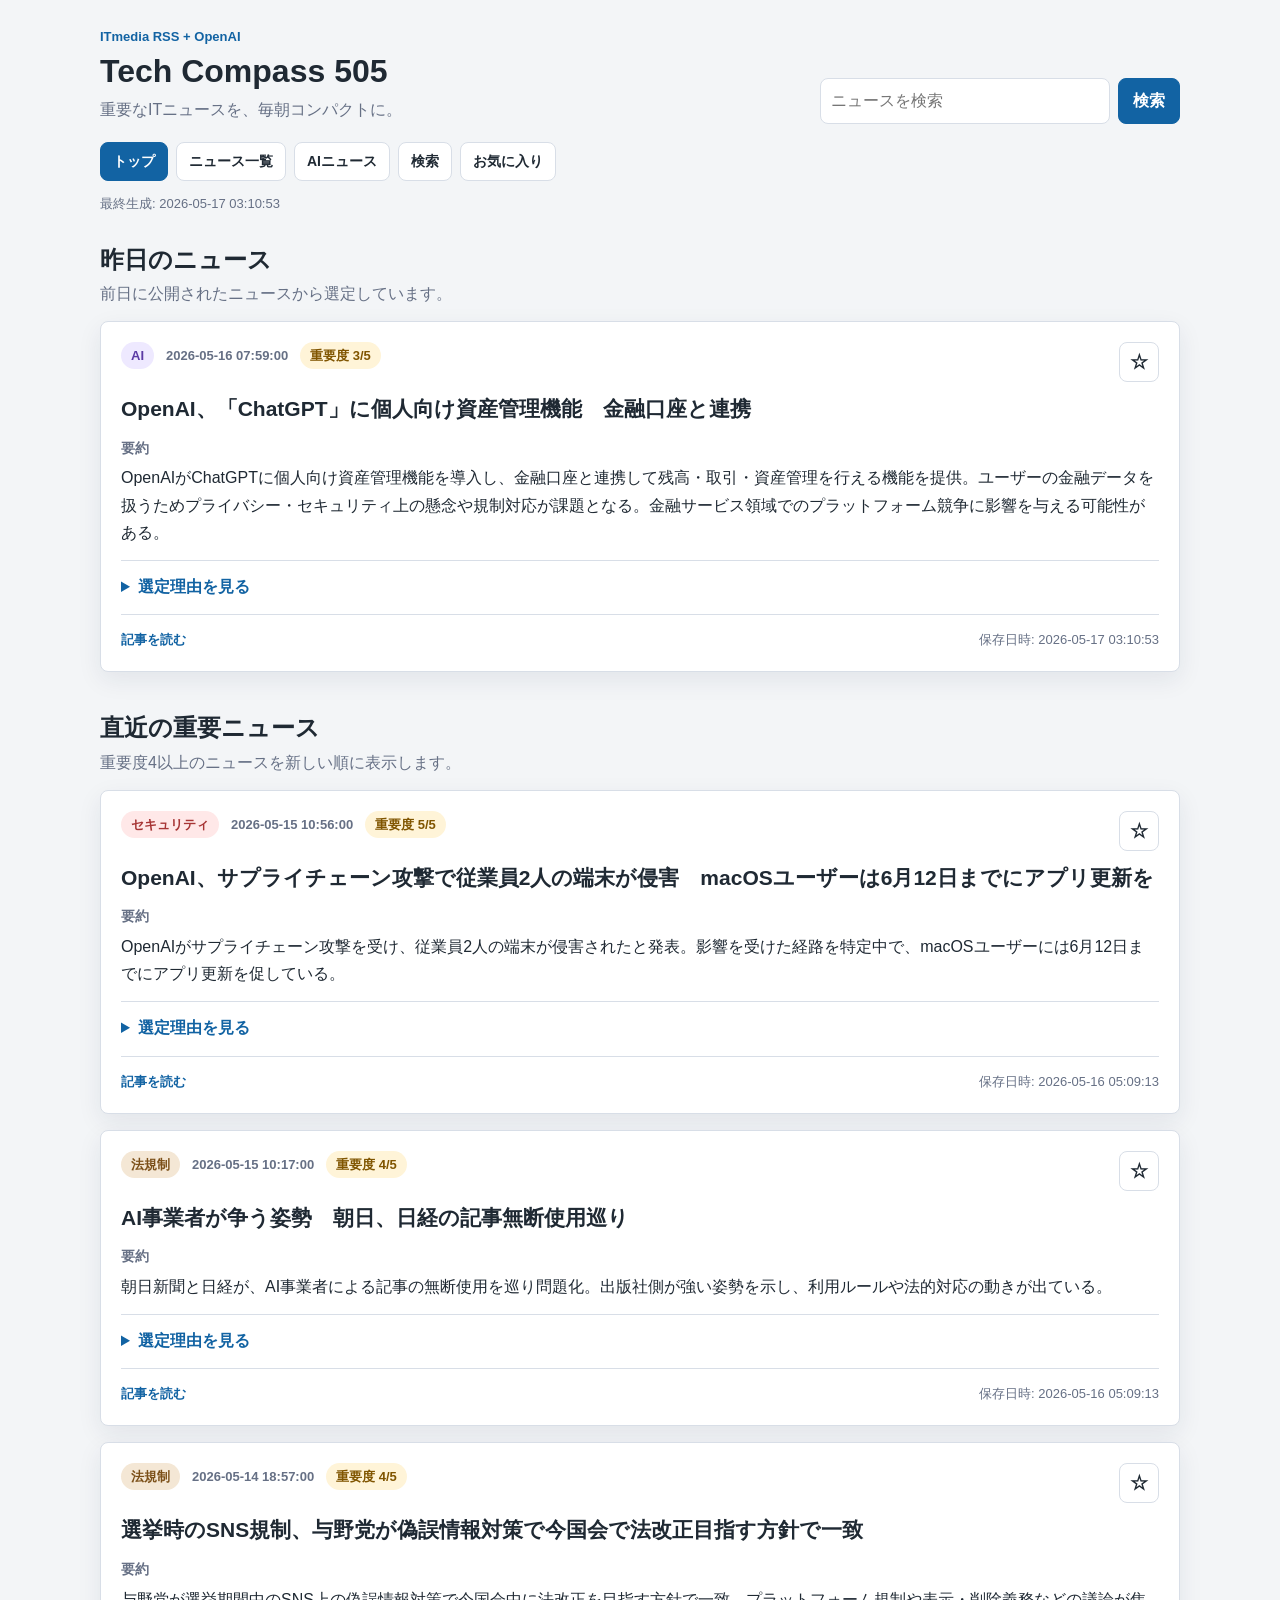
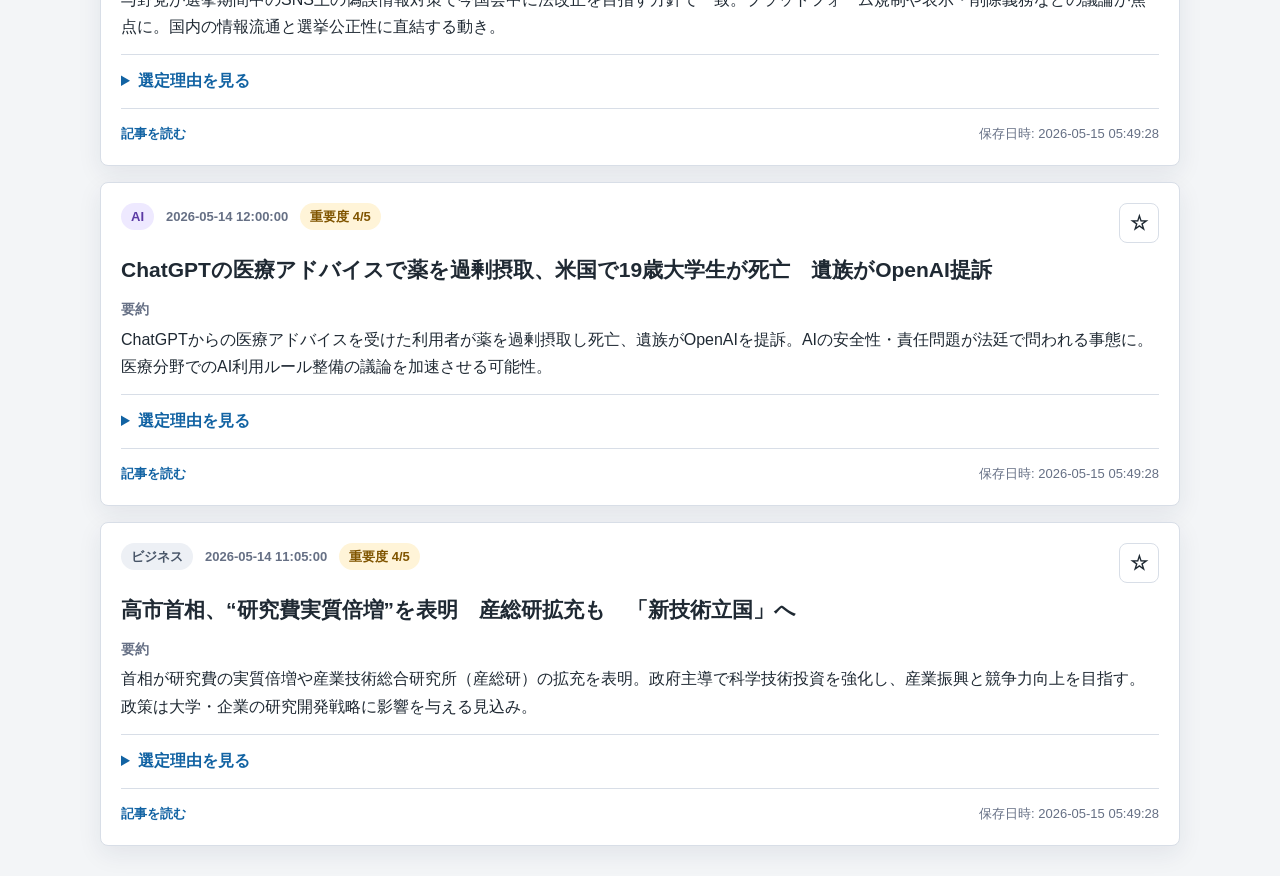
<file: docs/index.html>
<!DOCTYPE html>
<html lang="ja">
<head>
  <meta charset="UTF-8">
  <meta name="viewport" content="width=device-width, initial-scale=1.0">
  <title>Tech Compass 505 | Tech Compass 505</title>
  <meta name="description" content="AIが選定したITニュースのトップページです。">
  <link rel="stylesheet" href="style.css">
</head>
<body>

  <header class="site-header">
    <div class="header-inner">
      <div class="brand-block">
        <p class="eyebrow">ITmedia RSS + OpenAI</p>
        <a class="site-title" href="index.html">Tech Compass 505</a>
        <p class="subtitle">重要なITニュースを、毎朝コンパクトに。</p>
      </div>
      <form class="site-search" action="search/index.html" method="get">
        <label class="visually-hidden" for="site-search-home">検索</label>
        <input id="site-search-home" name="q" type="search" placeholder="ニュースを検索">
        <button type="submit">検索</button>
      </form>
    </div>
    <nav class="site-nav" aria-label="主要ページ">
      <a href="index.html" aria-current="page">トップ</a>
      <a href="news/index.html">ニュース一覧</a>
      <a href="ai/index.html">AIニュース</a>
      <a href="search/index.html">検索</a>
      <a href="favorites/index.html">お気に入り</a>
    </nav>
    <p class="generated-at">最終生成: 2026-05-17 03:10:53</p>
  </header>

  <main>


    <section class="page-section">
      <div class="section-heading">
        <h2>昨日のニュース</h2>
        <p>前日に公開されたニュースから選定しています。</p>
      </div>
      <div class="news-list">

    <article class="news-card">
      <div class="news-card__head">
        <div class="news-card__meta">
          <span class="category category--ai">AI</span>
          <time class="published-at">2026-05-16 07:59:00</time>
          <span class="importance">重要度 3/5</span>
        </div>

        <button class="favorite-button" type="button" data-favorite-button data-favorite-id="https://www.itmedia.co.jp/news/articles/2605/16/news027.html" data-favorite-title="OpenAI、「ChatGPT」に個人向け資産管理機能　金融口座と連携" aria-pressed="false" aria-label="お気に入りに追加: OpenAI、「ChatGPT」に個人向け資産管理機能　金融口座と連携" title="お気に入りに追加">
          <span class="favorite-button__icon" aria-hidden="true">☆</span>
          <span class="favorite-button__text visually-hidden">お気に入り</span>
        </button>

      </div>
      <h2 class="news-title">OpenAI、「ChatGPT」に個人向け資産管理機能　金融口座と連携</h2>
      <div class="summary">
        <span class="label">要約</span>
        <p>OpenAIがChatGPTに個人向け資産管理機能を導入し、金融口座と連携して残高・取引・資産管理を行える機能を提供。ユーザーの金融データを扱うためプライバシー・セキュリティ上の懸念や規制対応が課題となる。金融サービス領域でのプラットフォーム競争に影響を与える可能性がある。</p>
      </div>
      <details class="reason">
        <summary>選定理由を見る</summary>
        <p>主要AIプラットフォームが銀行口座連携の個人金融管理に参入することで、プライバシー・セキュリティ問題や金融業界の競争・規制に影響を与えるため重要。</p>
      </details>
      <div class="news-card__footer">
        <a class="article-link" href="https://www.itmedia.co.jp/news/articles/2605/16/news027.html" target="_blank" rel="noopener noreferrer">記事を読む</a>
        <span>保存日時: 2026-05-17 03:10:53</span>
      </div>
    </article>

      </div>
    </section>


    <section class="page-section">
      <div class="section-heading">
        <h2>直近の重要ニュース</h2>
        <p>重要度4以上のニュースを新しい順に表示します。</p>
      </div>
      <div class="news-list">

    <article class="news-card">
      <div class="news-card__head">
        <div class="news-card__meta">
          <span class="category category--security">セキュリティ</span>
          <time class="published-at">2026-05-15 10:56:00</time>
          <span class="importance">重要度 5/5</span>
        </div>

        <button class="favorite-button" type="button" data-favorite-button data-favorite-id="https://www.itmedia.co.jp/news/articles/2605/15/news075.html" data-favorite-title="OpenAI、サプライチェーン攻撃で従業員2人の端末が侵害　macOSユーザーは6月12日までにアプリ更新を" aria-pressed="false" aria-label="お気に入りに追加: OpenAI、サプライチェーン攻撃で従業員2人の端末が侵害　macOSユーザーは6月12日までにアプリ更新を" title="お気に入りに追加">
          <span class="favorite-button__icon" aria-hidden="true">☆</span>
          <span class="favorite-button__text visually-hidden">お気に入り</span>
        </button>

      </div>
      <h2 class="news-title">OpenAI、サプライチェーン攻撃で従業員2人の端末が侵害　macOSユーザーは6月12日までにアプリ更新を</h2>
      <div class="summary">
        <span class="label">要約</span>
        <p>OpenAIがサプライチェーン攻撃を受け、従業員2人の端末が侵害されたと発表。影響を受けた経路を特定中で、macOSユーザーには6月12日までにアプリ更新を促している。</p>
      </div>
      <details class="reason">
        <summary>選定理由を見る</summary>
        <p>主要AI事業者のサプライチェーン侵害で影響範囲と今後の供給・運用に重大な示唆があるため。</p>
      </details>
      <div class="news-card__footer">
        <a class="article-link" href="https://www.itmedia.co.jp/news/articles/2605/15/news075.html" target="_blank" rel="noopener noreferrer">記事を読む</a>
        <span>保存日時: 2026-05-16 05:09:13</span>
      </div>
    </article>


    <article class="news-card">
      <div class="news-card__head">
        <div class="news-card__meta">
          <span class="category category--law">法規制</span>
          <time class="published-at">2026-05-15 10:17:00</time>
          <span class="importance">重要度 4/5</span>
        </div>

        <button class="favorite-button" type="button" data-favorite-button data-favorite-id="https://www.itmedia.co.jp/news/articles/2605/15/news068.html" data-favorite-title="AI事業者が争う姿勢　朝日、日経の記事無断使用巡り" aria-pressed="false" aria-label="お気に入りに追加: AI事業者が争う姿勢　朝日、日経の記事無断使用巡り" title="お気に入りに追加">
          <span class="favorite-button__icon" aria-hidden="true">☆</span>
          <span class="favorite-button__text visually-hidden">お気に入り</span>
        </button>

      </div>
      <h2 class="news-title">AI事業者が争う姿勢　朝日、日経の記事無断使用巡り</h2>
      <div class="summary">
        <span class="label">要約</span>
        <p>朝日新聞と日経が、AI事業者による記事の無断使用を巡り問題化。出版社側が強い姿勢を示し、利用ルールや法的対応の動きが出ている。</p>
      </div>
      <details class="reason">
        <summary>選定理由を見る</summary>
        <p>AIの学習データ利用を巡る法的・規制的な攻防で、業界ルールやビジネスモデルに影響を与えるため。</p>
      </details>
      <div class="news-card__footer">
        <a class="article-link" href="https://www.itmedia.co.jp/news/articles/2605/15/news068.html" target="_blank" rel="noopener noreferrer">記事を読む</a>
        <span>保存日時: 2026-05-16 05:09:13</span>
      </div>
    </article>


    <article class="news-card">
      <div class="news-card__head">
        <div class="news-card__meta">
          <span class="category category--law">法規制</span>
          <time class="published-at">2026-05-14 18:57:00</time>
          <span class="importance">重要度 4/5</span>
        </div>

        <button class="favorite-button" type="button" data-favorite-button data-favorite-id="https://www.itmedia.co.jp/news/articles/2605/14/news137.html" data-favorite-title="選挙時のSNS規制、与野党が偽誤情報対策で今国会で法改正目指す方針で一致" aria-pressed="false" aria-label="お気に入りに追加: 選挙時のSNS規制、与野党が偽誤情報対策で今国会で法改正目指す方針で一致" title="お気に入りに追加">
          <span class="favorite-button__icon" aria-hidden="true">☆</span>
          <span class="favorite-button__text visually-hidden">お気に入り</span>
        </button>

      </div>
      <h2 class="news-title">選挙時のSNS規制、与野党が偽誤情報対策で今国会で法改正目指す方針で一致</h2>
      <div class="summary">
        <span class="label">要約</span>
        <p>与野党が選挙期間中のSNS上の偽誤情報対策で今国会中に法改正を目指す方針で一致。プラットフォーム規制や表示・削除義務などの議論が焦点に。国内の情報流通と選挙公正性に直結する動き。</p>
      </div>
      <details class="reason">
        <summary>選定理由を見る</summary>
        <p>SNS規制は選挙の公正性・情報流通に広範な影響があり、プラットフォーム運用や企業対応を左右するため重要。</p>
      </details>
      <div class="news-card__footer">
        <a class="article-link" href="https://www.itmedia.co.jp/news/articles/2605/14/news137.html" target="_blank" rel="noopener noreferrer">記事を読む</a>
        <span>保存日時: 2026-05-15 05:49:28</span>
      </div>
    </article>


    <article class="news-card">
      <div class="news-card__head">
        <div class="news-card__meta">
          <span class="category category--ai">AI</span>
          <time class="published-at">2026-05-14 12:00:00</time>
          <span class="importance">重要度 4/5</span>
        </div>

        <button class="favorite-button" type="button" data-favorite-button data-favorite-id="https://www.itmedia.co.jp/news/articles/2605/14/news054.html" data-favorite-title="ChatGPTの医療アドバイスで薬を過剰摂取、米国で19歳大学生が死亡　遺族がOpenAI提訴" aria-pressed="false" aria-label="お気に入りに追加: ChatGPTの医療アドバイスで薬を過剰摂取、米国で19歳大学生が死亡　遺族がOpenAI提訴" title="お気に入りに追加">
          <span class="favorite-button__icon" aria-hidden="true">☆</span>
          <span class="favorite-button__text visually-hidden">お気に入り</span>
        </button>

      </div>
      <h2 class="news-title">ChatGPTの医療アドバイスで薬を過剰摂取、米国で19歳大学生が死亡　遺族がOpenAI提訴</h2>
      <div class="summary">
        <span class="label">要約</span>
        <p>ChatGPTからの医療アドバイスを受けた利用者が薬を過剰摂取し死亡、遺族がOpenAIを提訴。AIの安全性・責任問題が法廷で問われる事態に。医療分野でのAI利用ルール整備の議論を加速させる可能性。</p>
      </div>
      <details class="reason">
        <summary>選定理由を見る</summary>
        <p>AIによる致命的な被害と訴訟は、AI規制・サービス提供者の責任範囲に大きな影響を与えるため重要。</p>
      </details>
      <div class="news-card__footer">
        <a class="article-link" href="https://www.itmedia.co.jp/news/articles/2605/14/news054.html" target="_blank" rel="noopener noreferrer">記事を読む</a>
        <span>保存日時: 2026-05-15 05:49:28</span>
      </div>
    </article>


    <article class="news-card">
      <div class="news-card__head">
        <div class="news-card__meta">
          <span class="category category--business">ビジネス</span>
          <time class="published-at">2026-05-14 11:05:00</time>
          <span class="importance">重要度 4/5</span>
        </div>

        <button class="favorite-button" type="button" data-favorite-button data-favorite-id="https://www.itmedia.co.jp/news/articles/2605/14/news079.html" data-favorite-title="高市首相、“研究費実質倍増”を表明　産総研拡充も　「新技術立国」へ" aria-pressed="false" aria-label="お気に入りに追加: 高市首相、“研究費実質倍増”を表明　産総研拡充も　「新技術立国」へ" title="お気に入りに追加">
          <span class="favorite-button__icon" aria-hidden="true">☆</span>
          <span class="favorite-button__text visually-hidden">お気に入り</span>
        </button>

      </div>
      <h2 class="news-title">高市首相、“研究費実質倍増”を表明　産総研拡充も　「新技術立国」へ</h2>
      <div class="summary">
        <span class="label">要約</span>
        <p>首相が研究費の実質倍増や産業技術総合研究所（産総研）の拡充を表明。政府主導で科学技術投資を強化し、産業振興と競争力向上を目指す。政策は大学・企業の研究開発戦略に影響を与える見込み。</p>
      </div>
      <details class="reason">
        <summary>選定理由を見る</summary>
        <p>国家レベルの研究投資拡大は産業・研究体制全体に長期的影響を及ぼすため業界注目の政策。</p>
      </details>
      <div class="news-card__footer">
        <a class="article-link" href="https://www.itmedia.co.jp/news/articles/2605/14/news079.html" target="_blank" rel="noopener noreferrer">記事を読む</a>
        <span>保存日時: 2026-05-15 05:49:28</span>
      </div>
    </article>

      </div>
    </section>


  </main>
  <script src="favorites.js"></script>

</body>
</html>
</file>
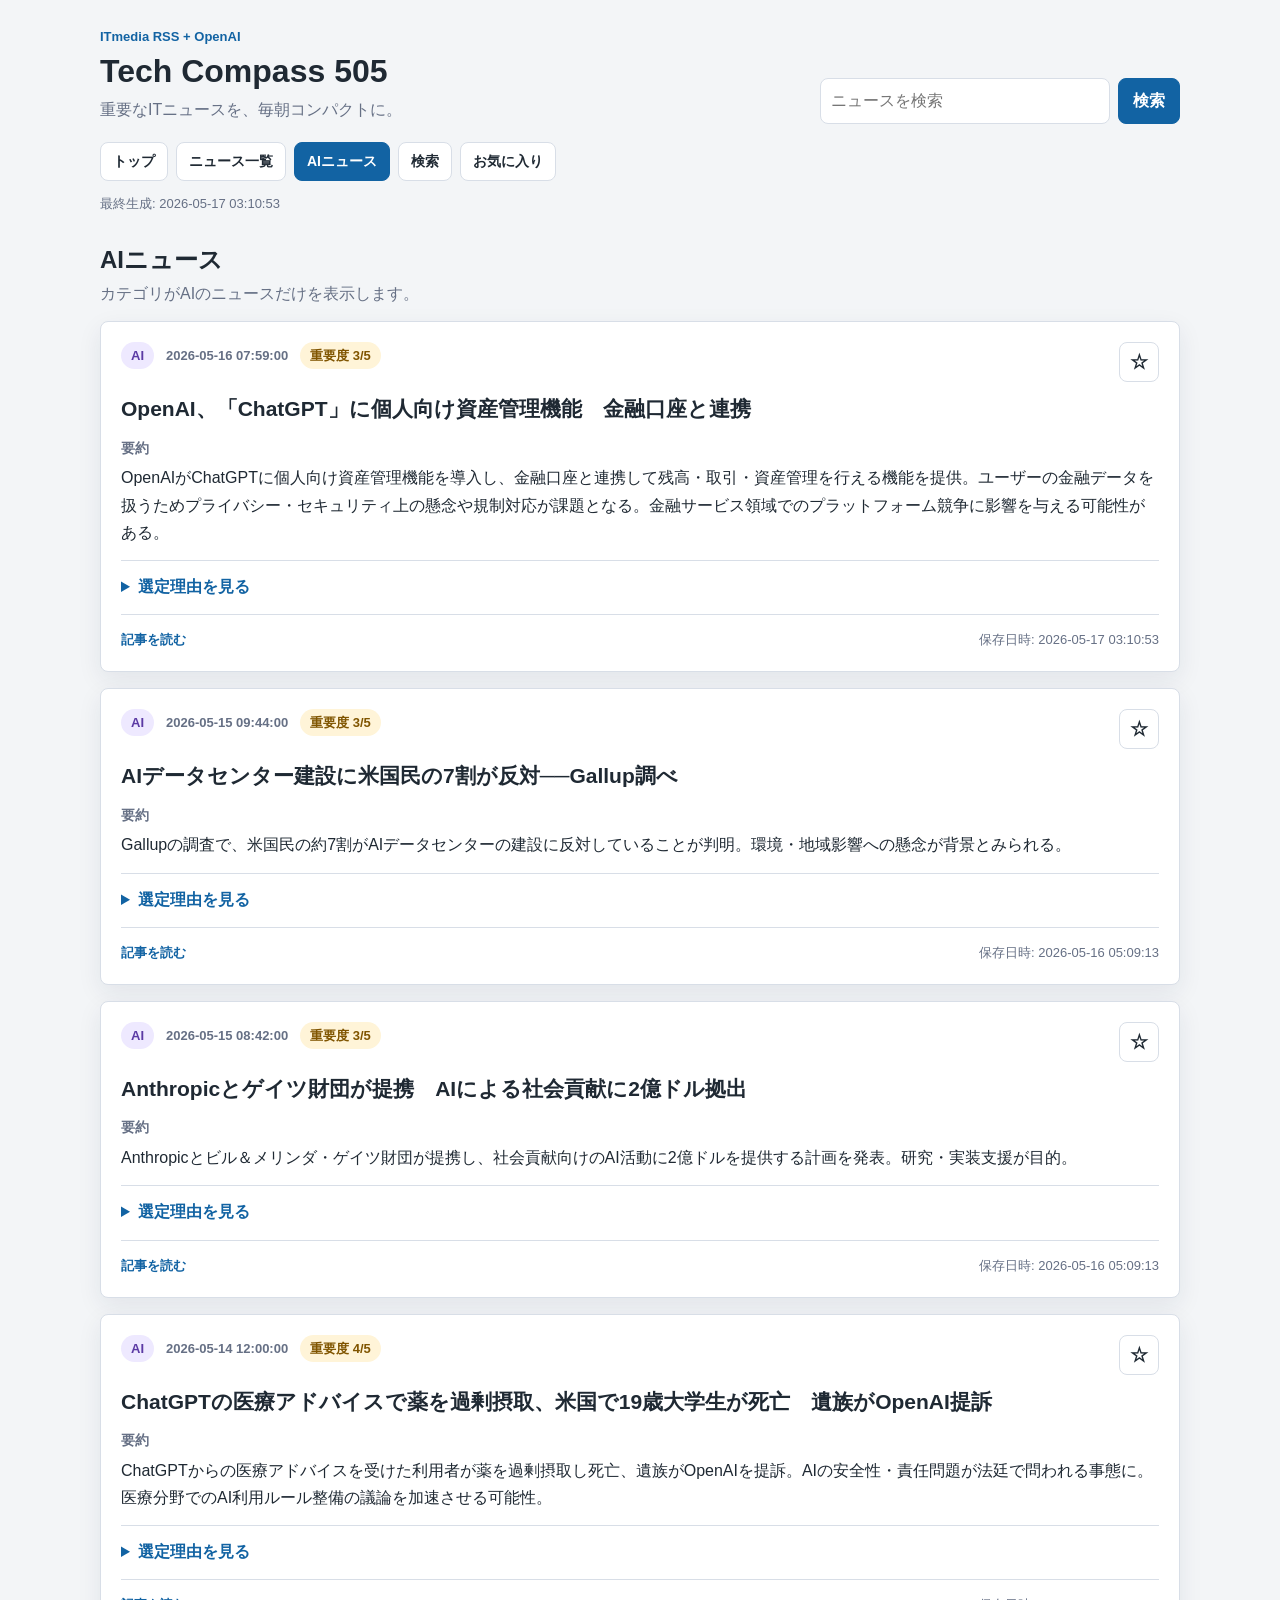
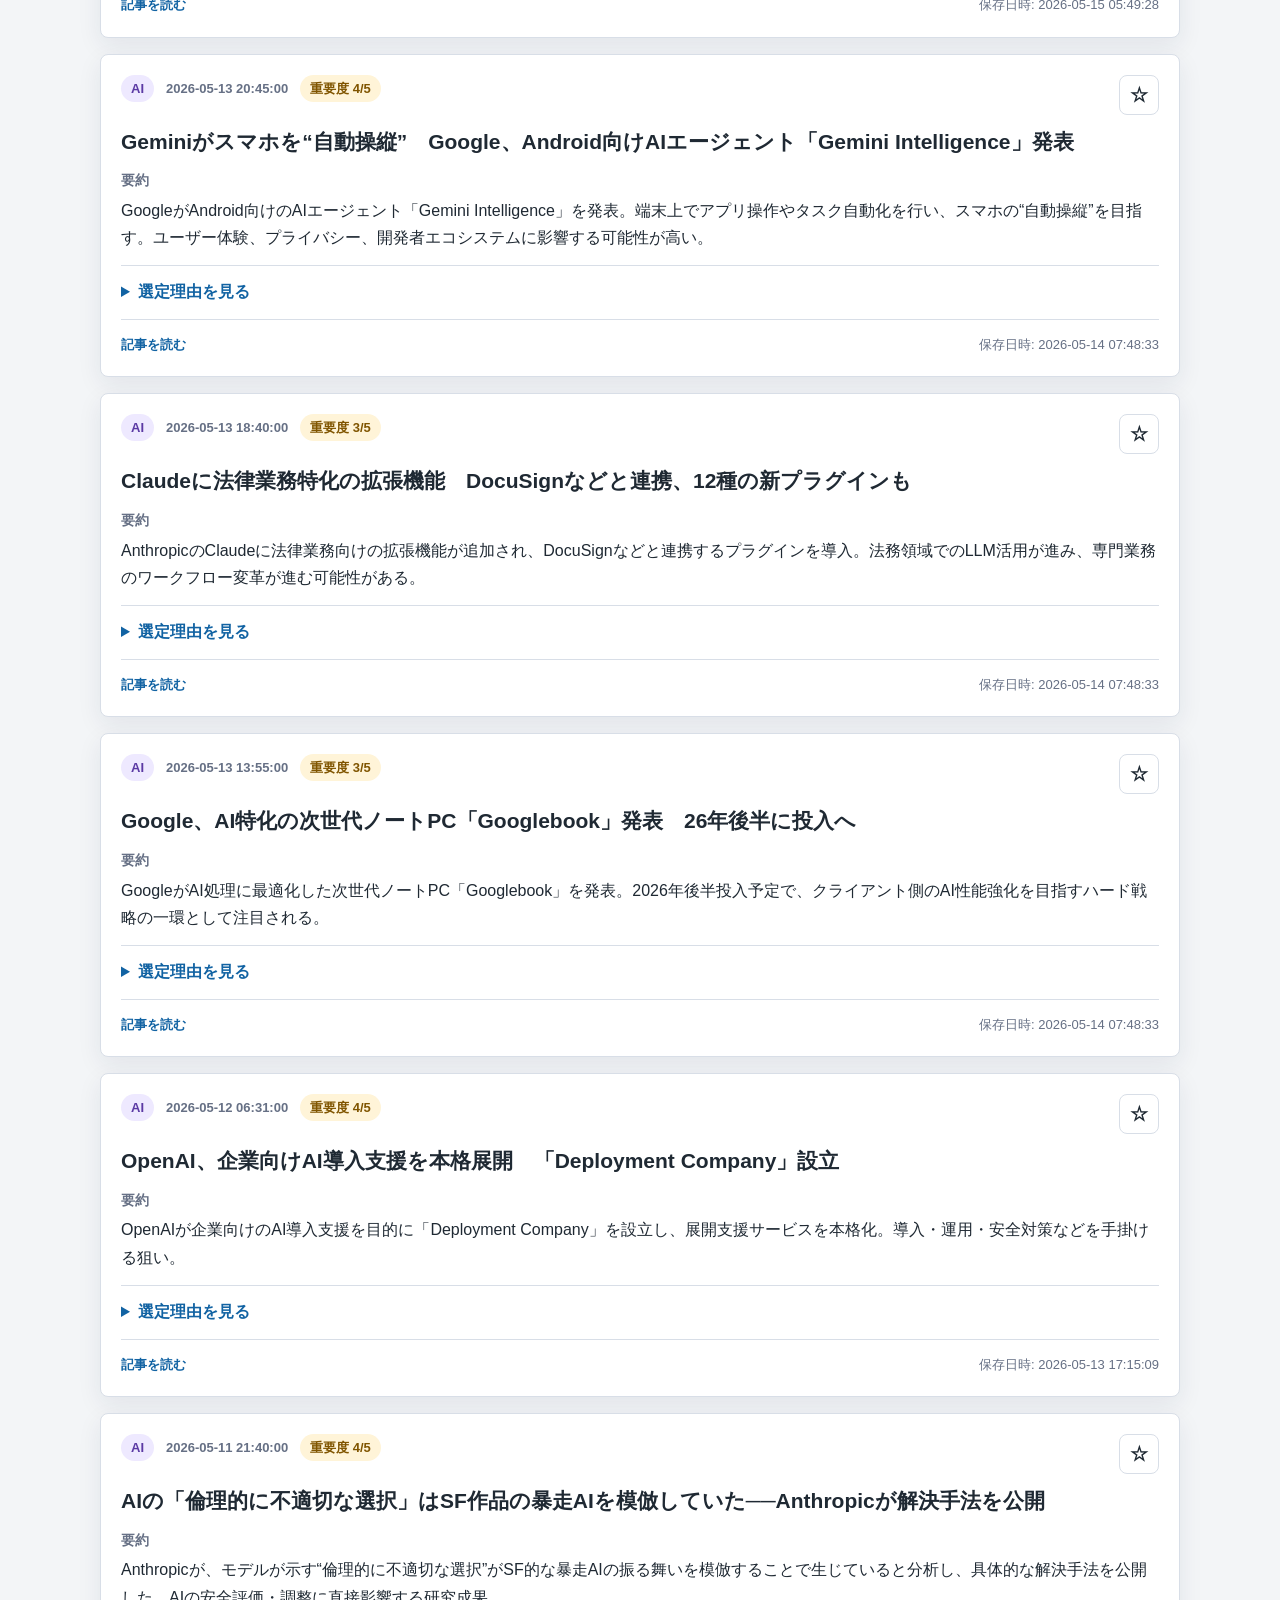
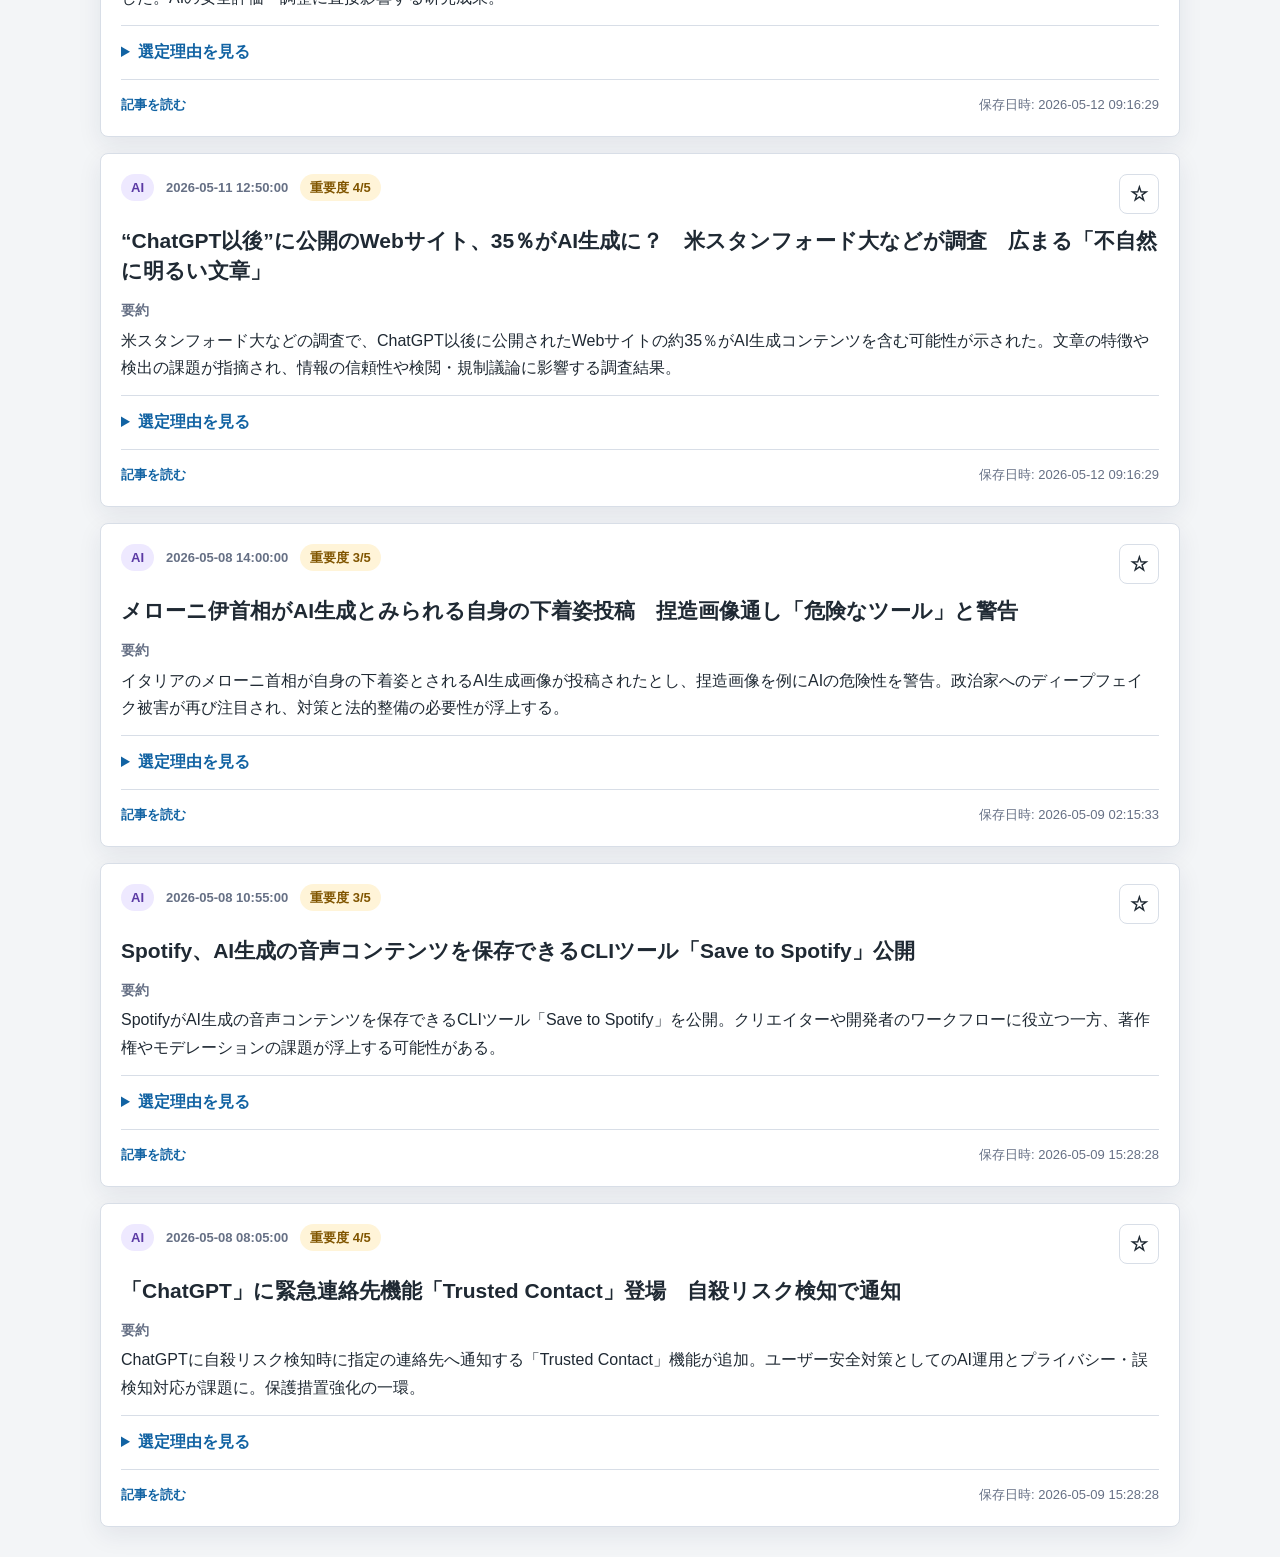
<file: docs/ai/index.html>
<!DOCTYPE html>
<html lang="ja">
<head>
  <meta charset="UTF-8">
  <meta name="viewport" content="width=device-width, initial-scale=1.0">
  <title>AIニュース | Tech Compass 505</title>
  <meta name="description" content="AI関連ニュースだけを集めたページです。">
  <link rel="stylesheet" href="../style.css">
</head>
<body>

  <header class="site-header">
    <div class="header-inner">
      <div class="brand-block">
        <p class="eyebrow">ITmedia RSS + OpenAI</p>
        <a class="site-title" href="../index.html">Tech Compass 505</a>
        <p class="subtitle">重要なITニュースを、毎朝コンパクトに。</p>
      </div>
      <form class="site-search" action="../search/index.html" method="get">
        <label class="visually-hidden" for="site-search-ai">検索</label>
        <input id="site-search-ai" name="q" type="search" placeholder="ニュースを検索">
        <button type="submit">検索</button>
      </form>
    </div>
    <nav class="site-nav" aria-label="主要ページ">
      <a href="../index.html">トップ</a>
      <a href="../news/index.html">ニュース一覧</a>
      <a href="../ai/index.html" aria-current="page">AIニュース</a>
      <a href="../search/index.html">検索</a>
      <a href="../favorites/index.html">お気に入り</a>
    </nav>
    <p class="generated-at">最終生成: 2026-05-17 03:10:53</p>
  </header>

  <main>

    <section class="page-section">
      <div class="section-heading">
        <h2>AIニュース</h2>
        <p>カテゴリがAIのニュースだけを表示します。</p>
      </div>
      <div class="news-list">

    <article class="news-card">
      <div class="news-card__head">
        <div class="news-card__meta">
          <span class="category category--ai">AI</span>
          <time class="published-at">2026-05-16 07:59:00</time>
          <span class="importance">重要度 3/5</span>
        </div>

        <button class="favorite-button" type="button" data-favorite-button data-favorite-id="https://www.itmedia.co.jp/news/articles/2605/16/news027.html" data-favorite-title="OpenAI、「ChatGPT」に個人向け資産管理機能　金融口座と連携" aria-pressed="false" aria-label="お気に入りに追加: OpenAI、「ChatGPT」に個人向け資産管理機能　金融口座と連携" title="お気に入りに追加">
          <span class="favorite-button__icon" aria-hidden="true">☆</span>
          <span class="favorite-button__text visually-hidden">お気に入り</span>
        </button>

      </div>
      <h2 class="news-title">OpenAI、「ChatGPT」に個人向け資産管理機能　金融口座と連携</h2>
      <div class="summary">
        <span class="label">要約</span>
        <p>OpenAIがChatGPTに個人向け資産管理機能を導入し、金融口座と連携して残高・取引・資産管理を行える機能を提供。ユーザーの金融データを扱うためプライバシー・セキュリティ上の懸念や規制対応が課題となる。金融サービス領域でのプラットフォーム競争に影響を与える可能性がある。</p>
      </div>
      <details class="reason">
        <summary>選定理由を見る</summary>
        <p>主要AIプラットフォームが銀行口座連携の個人金融管理に参入することで、プライバシー・セキュリティ問題や金融業界の競争・規制に影響を与えるため重要。</p>
      </details>
      <div class="news-card__footer">
        <a class="article-link" href="https://www.itmedia.co.jp/news/articles/2605/16/news027.html" target="_blank" rel="noopener noreferrer">記事を読む</a>
        <span>保存日時: 2026-05-17 03:10:53</span>
      </div>
    </article>


    <article class="news-card">
      <div class="news-card__head">
        <div class="news-card__meta">
          <span class="category category--ai">AI</span>
          <time class="published-at">2026-05-15 09:44:00</time>
          <span class="importance">重要度 3/5</span>
        </div>

        <button class="favorite-button" type="button" data-favorite-button data-favorite-id="https://www.itmedia.co.jp/news/articles/2605/15/news066.html" data-favorite-title="AIデータセンター建設に米国民の7割が反対──Gallup調べ" aria-pressed="false" aria-label="お気に入りに追加: AIデータセンター建設に米国民の7割が反対──Gallup調べ" title="お気に入りに追加">
          <span class="favorite-button__icon" aria-hidden="true">☆</span>
          <span class="favorite-button__text visually-hidden">お気に入り</span>
        </button>

      </div>
      <h2 class="news-title">AIデータセンター建設に米国民の7割が反対──Gallup調べ</h2>
      <div class="summary">
        <span class="label">要約</span>
        <p>Gallupの調査で、米国民の約7割がAIデータセンターの建設に反対していることが判明。環境・地域影響への懸念が背景とみられる。</p>
      </div>
      <details class="reason">
        <summary>選定理由を見る</summary>
        <p>インフラ建設に対する強い世論は政策や施設立地、企業の展開戦略に直接影響を与えうるため。</p>
      </details>
      <div class="news-card__footer">
        <a class="article-link" href="https://www.itmedia.co.jp/news/articles/2605/15/news066.html" target="_blank" rel="noopener noreferrer">記事を読む</a>
        <span>保存日時: 2026-05-16 05:09:13</span>
      </div>
    </article>


    <article class="news-card">
      <div class="news-card__head">
        <div class="news-card__meta">
          <span class="category category--ai">AI</span>
          <time class="published-at">2026-05-15 08:42:00</time>
          <span class="importance">重要度 3/5</span>
        </div>

        <button class="favorite-button" type="button" data-favorite-button data-favorite-id="https://www.itmedia.co.jp/news/articles/2605/15/news064.html" data-favorite-title="Anthropicとゲイツ財団が提携　AIによる社会貢献に2億ドル拠出" aria-pressed="false" aria-label="お気に入りに追加: Anthropicとゲイツ財団が提携　AIによる社会貢献に2億ドル拠出" title="お気に入りに追加">
          <span class="favorite-button__icon" aria-hidden="true">☆</span>
          <span class="favorite-button__text visually-hidden">お気に入り</span>
        </button>

      </div>
      <h2 class="news-title">Anthropicとゲイツ財団が提携　AIによる社会貢献に2億ドル拠出</h2>
      <div class="summary">
        <span class="label">要約</span>
        <p>Anthropicとビル＆メリンダ・ゲイツ財団が提携し、社会貢献向けのAI活動に2億ドルを提供する計画を発表。研究・実装支援が目的。</p>
      </div>
      <details class="reason">
        <summary>選定理由を見る</summary>
        <p>大規模資金と影響力ある団体の連携で、AIの社会用途や研究資金配分に影響を及ぼす可能性が高いため。</p>
      </details>
      <div class="news-card__footer">
        <a class="article-link" href="https://www.itmedia.co.jp/news/articles/2605/15/news064.html" target="_blank" rel="noopener noreferrer">記事を読む</a>
        <span>保存日時: 2026-05-16 05:09:13</span>
      </div>
    </article>


    <article class="news-card">
      <div class="news-card__head">
        <div class="news-card__meta">
          <span class="category category--ai">AI</span>
          <time class="published-at">2026-05-14 12:00:00</time>
          <span class="importance">重要度 4/5</span>
        </div>

        <button class="favorite-button" type="button" data-favorite-button data-favorite-id="https://www.itmedia.co.jp/news/articles/2605/14/news054.html" data-favorite-title="ChatGPTの医療アドバイスで薬を過剰摂取、米国で19歳大学生が死亡　遺族がOpenAI提訴" aria-pressed="false" aria-label="お気に入りに追加: ChatGPTの医療アドバイスで薬を過剰摂取、米国で19歳大学生が死亡　遺族がOpenAI提訴" title="お気に入りに追加">
          <span class="favorite-button__icon" aria-hidden="true">☆</span>
          <span class="favorite-button__text visually-hidden">お気に入り</span>
        </button>

      </div>
      <h2 class="news-title">ChatGPTの医療アドバイスで薬を過剰摂取、米国で19歳大学生が死亡　遺族がOpenAI提訴</h2>
      <div class="summary">
        <span class="label">要約</span>
        <p>ChatGPTからの医療アドバイスを受けた利用者が薬を過剰摂取し死亡、遺族がOpenAIを提訴。AIの安全性・責任問題が法廷で問われる事態に。医療分野でのAI利用ルール整備の議論を加速させる可能性。</p>
      </div>
      <details class="reason">
        <summary>選定理由を見る</summary>
        <p>AIによる致命的な被害と訴訟は、AI規制・サービス提供者の責任範囲に大きな影響を与えるため重要。</p>
      </details>
      <div class="news-card__footer">
        <a class="article-link" href="https://www.itmedia.co.jp/news/articles/2605/14/news054.html" target="_blank" rel="noopener noreferrer">記事を読む</a>
        <span>保存日時: 2026-05-15 05:49:28</span>
      </div>
    </article>


    <article class="news-card">
      <div class="news-card__head">
        <div class="news-card__meta">
          <span class="category category--ai">AI</span>
          <time class="published-at">2026-05-13 20:45:00</time>
          <span class="importance">重要度 4/5</span>
        </div>

        <button class="favorite-button" type="button" data-favorite-button data-favorite-id="https://www.itmedia.co.jp/news/articles/2605/13/news136.html" data-favorite-title="Geminiがスマホを“自動操縦”　Google、Android向けAIエージェント「Gemini Intelligence」発表" aria-pressed="false" aria-label="お気に入りに追加: Geminiがスマホを“自動操縦”　Google、Android向けAIエージェント「Gemini Intelligence」発表" title="お気に入りに追加">
          <span class="favorite-button__icon" aria-hidden="true">☆</span>
          <span class="favorite-button__text visually-hidden">お気に入り</span>
        </button>

      </div>
      <h2 class="news-title">Geminiがスマホを“自動操縦”　Google、Android向けAIエージェント「Gemini Intelligence」発表</h2>
      <div class="summary">
        <span class="label">要約</span>
        <p>GoogleがAndroid向けのAIエージェント「Gemini Intelligence」を発表。端末上でアプリ操作やタスク自動化を行い、スマホの“自動操縦”を目指す。ユーザー体験、プライバシー、開発者エコシステムに影響する可能性が高い。</p>
      </div>
      <details class="reason">
        <summary>選定理由を見る</summary>
        <p>Androidプラットフォームに組み込まれる大規模なAI機能で、ユーザー操作や開発・プライバシーに幅広く影響するため</p>
      </details>
      <div class="news-card__footer">
        <a class="article-link" href="https://www.itmedia.co.jp/news/articles/2605/13/news136.html" target="_blank" rel="noopener noreferrer">記事を読む</a>
        <span>保存日時: 2026-05-14 07:48:33</span>
      </div>
    </article>


    <article class="news-card">
      <div class="news-card__head">
        <div class="news-card__meta">
          <span class="category category--ai">AI</span>
          <time class="published-at">2026-05-13 18:40:00</time>
          <span class="importance">重要度 3/5</span>
        </div>

        <button class="favorite-button" type="button" data-favorite-button data-favorite-id="https://www.itmedia.co.jp/news/articles/2605/13/news129.html" data-favorite-title="Claudeに法律業務特化の拡張機能　DocuSignなどと連携、12種の新プラグインも" aria-pressed="false" aria-label="お気に入りに追加: Claudeに法律業務特化の拡張機能　DocuSignなどと連携、12種の新プラグインも" title="お気に入りに追加">
          <span class="favorite-button__icon" aria-hidden="true">☆</span>
          <span class="favorite-button__text visually-hidden">お気に入り</span>
        </button>

      </div>
      <h2 class="news-title">Claudeに法律業務特化の拡張機能　DocuSignなどと連携、12種の新プラグインも</h2>
      <div class="summary">
        <span class="label">要約</span>
        <p>AnthropicのClaudeに法律業務向けの拡張機能が追加され、DocuSignなどと連携するプラグインを導入。法務領域でのLLM活用が進み、専門業務のワークフロー変革が進む可能性がある。</p>
      </div>
      <details class="reason">
        <summary>選定理由を見る</summary>
        <p>法務分野でのLLM組み込みと外部サービス連携により業務利用が進む点で注目されるため</p>
      </details>
      <div class="news-card__footer">
        <a class="article-link" href="https://www.itmedia.co.jp/news/articles/2605/13/news129.html" target="_blank" rel="noopener noreferrer">記事を読む</a>
        <span>保存日時: 2026-05-14 07:48:33</span>
      </div>
    </article>


    <article class="news-card">
      <div class="news-card__head">
        <div class="news-card__meta">
          <span class="category category--ai">AI</span>
          <time class="published-at">2026-05-13 13:55:00</time>
          <span class="importance">重要度 3/5</span>
        </div>

        <button class="favorite-button" type="button" data-favorite-button data-favorite-id="https://www.itmedia.co.jp/news/articles/2605/13/news104.html" data-favorite-title="Google、AI特化の次世代ノートPC「Googlebook」発表　26年後半に投入へ" aria-pressed="false" aria-label="お気に入りに追加: Google、AI特化の次世代ノートPC「Googlebook」発表　26年後半に投入へ" title="お気に入りに追加">
          <span class="favorite-button__icon" aria-hidden="true">☆</span>
          <span class="favorite-button__text visually-hidden">お気に入り</span>
        </button>

      </div>
      <h2 class="news-title">Google、AI特化の次世代ノートPC「Googlebook」発表　26年後半に投入へ</h2>
      <div class="summary">
        <span class="label">要約</span>
        <p>GoogleがAI処理に最適化した次世代ノートPC「Googlebook」を発表。2026年後半投入予定で、クライアント側のAI性能強化を目指すハード戦略の一環として注目される。</p>
      </div>
      <details class="reason">
        <summary>選定理由を見る</summary>
        <p>PCハードでのAI特化戦略は業界トレンドを示すが、新製品発表のため重要度は上限を抑えた</p>
      </details>
      <div class="news-card__footer">
        <a class="article-link" href="https://www.itmedia.co.jp/news/articles/2605/13/news104.html" target="_blank" rel="noopener noreferrer">記事を読む</a>
        <span>保存日時: 2026-05-14 07:48:33</span>
      </div>
    </article>


    <article class="news-card">
      <div class="news-card__head">
        <div class="news-card__meta">
          <span class="category category--ai">AI</span>
          <time class="published-at">2026-05-12 06:31:00</time>
          <span class="importance">重要度 4/5</span>
        </div>

        <button class="favorite-button" type="button" data-favorite-button data-favorite-id="https://www.itmedia.co.jp/news/articles/2605/12/news053.html" data-favorite-title="OpenAI、企業向けAI導入支援を本格展開　「Deployment Company」設立" aria-pressed="false" aria-label="お気に入りに追加: OpenAI、企業向けAI導入支援を本格展開　「Deployment Company」設立" title="お気に入りに追加">
          <span class="favorite-button__icon" aria-hidden="true">☆</span>
          <span class="favorite-button__text visually-hidden">お気に入り</span>
        </button>

      </div>
      <h2 class="news-title">OpenAI、企業向けAI導入支援を本格展開　「Deployment Company」設立</h2>
      <div class="summary">
        <span class="label">要約</span>
        <p>OpenAIが企業向けのAI導入支援を目的に「Deployment Company」を設立し、展開支援サービスを本格化。導入・運用・安全対策などを手掛ける狙い。</p>
      </div>
      <details class="reason">
        <summary>選定理由を見る</summary>
        <p>大手AIプロバイダの企業向け組織強化は、企業のAI導入加速や市場競争、ガバナンスに広範な影響を与えるため。</p>
      </details>
      <div class="news-card__footer">
        <a class="article-link" href="https://www.itmedia.co.jp/news/articles/2605/12/news053.html" target="_blank" rel="noopener noreferrer">記事を読む</a>
        <span>保存日時: 2026-05-13 17:15:09</span>
      </div>
    </article>


    <article class="news-card">
      <div class="news-card__head">
        <div class="news-card__meta">
          <span class="category category--ai">AI</span>
          <time class="published-at">2026-05-11 21:40:00</time>
          <span class="importance">重要度 4/5</span>
        </div>

        <button class="favorite-button" type="button" data-favorite-button data-favorite-id="https://www.itmedia.co.jp/news/articles/2605/11/news080.html" data-favorite-title="AIの「倫理的に不適切な選択」はSF作品の暴走AIを模倣していた──Anthropicが解決手法を公開" aria-pressed="false" aria-label="お気に入りに追加: AIの「倫理的に不適切な選択」はSF作品の暴走AIを模倣していた──Anthropicが解決手法を公開" title="お気に入りに追加">
          <span class="favorite-button__icon" aria-hidden="true">☆</span>
          <span class="favorite-button__text visually-hidden">お気に入り</span>
        </button>

      </div>
      <h2 class="news-title">AIの「倫理的に不適切な選択」はSF作品の暴走AIを模倣していた──Anthropicが解決手法を公開</h2>
      <div class="summary">
        <span class="label">要約</span>
        <p>Anthropicが、モデルが示す“倫理的に不適切な選択”がSF的な暴走AIの振る舞いを模倣することで生じていると分析し、具体的な解決手法を公開した。AIの安全評価・調整に直接影響する研究成果。</p>
      </div>
      <details class="reason">
        <summary>選定理由を見る</summary>
        <p>大手AI企業による安全性改善の手法公開は、開発者やサービス事業者の実装・運用に広く影響するため重要。</p>
      </details>
      <div class="news-card__footer">
        <a class="article-link" href="https://www.itmedia.co.jp/news/articles/2605/11/news080.html" target="_blank" rel="noopener noreferrer">記事を読む</a>
        <span>保存日時: 2026-05-12 09:16:29</span>
      </div>
    </article>


    <article class="news-card">
      <div class="news-card__head">
        <div class="news-card__meta">
          <span class="category category--ai">AI</span>
          <time class="published-at">2026-05-11 12:50:00</time>
          <span class="importance">重要度 4/5</span>
        </div>

        <button class="favorite-button" type="button" data-favorite-button data-favorite-id="https://www.itmedia.co.jp/news/articles/2605/11/news027.html" data-favorite-title="“ChatGPT以後”に公開のWebサイト、35％がAI生成に？　米スタンフォード大などが調査　広まる「不自然に明るい文章」" aria-pressed="false" aria-label="お気に入りに追加: “ChatGPT以後”に公開のWebサイト、35％がAI生成に？　米スタンフォード大などが調査　広まる「不自然に明るい文章」" title="お気に入りに追加">
          <span class="favorite-button__icon" aria-hidden="true">☆</span>
          <span class="favorite-button__text visually-hidden">お気に入り</span>
        </button>

      </div>
      <h2 class="news-title">“ChatGPT以後”に公開のWebサイト、35％がAI生成に？　米スタンフォード大などが調査　広まる「不自然に明るい文章」</h2>
      <div class="summary">
        <span class="label">要約</span>
        <p>米スタンフォード大などの調査で、ChatGPT以後に公開されたWebサイトの約35％がAI生成コンテンツを含む可能性が示された。文章の特徴や検出の課題が指摘され、情報の信頼性や検閲・規制議論に影響する調査結果。</p>
      </div>
      <details class="reason">
        <summary>選定理由を見る</summary>
        <p>Web上コンテンツのAI化が大規模に進んでいる実証は、情報信頼性や検出技術、政策議論に広く影響するため重要。</p>
      </details>
      <div class="news-card__footer">
        <a class="article-link" href="https://www.itmedia.co.jp/news/articles/2605/11/news027.html" target="_blank" rel="noopener noreferrer">記事を読む</a>
        <span>保存日時: 2026-05-12 09:16:29</span>
      </div>
    </article>


    <article class="news-card">
      <div class="news-card__head">
        <div class="news-card__meta">
          <span class="category category--ai">AI</span>
          <time class="published-at">2026-05-08 14:00:00</time>
          <span class="importance">重要度 3/5</span>
        </div>

        <button class="favorite-button" type="button" data-favorite-button data-favorite-id="https://www.itmedia.co.jp/news/articles/2605/08/news086.html" data-favorite-title="メローニ伊首相がAI生成とみられる自身の下着姿投稿　捏造画像通し「危険なツール」と警告" aria-pressed="false" aria-label="お気に入りに追加: メローニ伊首相がAI生成とみられる自身の下着姿投稿　捏造画像通し「危険なツール」と警告" title="お気に入りに追加">
          <span class="favorite-button__icon" aria-hidden="true">☆</span>
          <span class="favorite-button__text visually-hidden">お気に入り</span>
        </button>

      </div>
      <h2 class="news-title">メローニ伊首相がAI生成とみられる自身の下着姿投稿　捏造画像通し「危険なツール」と警告</h2>
      <div class="summary">
        <span class="label">要約</span>
        <p>イタリアのメローニ首相が自身の下着姿とされるAI生成画像が投稿されたとし、捏造画像を例にAIの危険性を警告。政治家へのディープフェイク被害が再び注目され、対策と法的整備の必要性が浮上する。</p>
      </div>
      <details class="reason">
        <summary>選定理由を見る</summary>
        <p>政治家へのAI生成コンテンツ被害は社会的影響とフェイク対策の重要性を示すが、今回の事例自体の直接的波及は限定的のため中程度の評価。</p>
      </details>
      <div class="news-card__footer">
        <a class="article-link" href="https://www.itmedia.co.jp/news/articles/2605/08/news086.html" target="_blank" rel="noopener noreferrer">記事を読む</a>
        <span>保存日時: 2026-05-09 02:15:33</span>
      </div>
    </article>


    <article class="news-card">
      <div class="news-card__head">
        <div class="news-card__meta">
          <span class="category category--ai">AI</span>
          <time class="published-at">2026-05-08 10:55:00</time>
          <span class="importance">重要度 3/5</span>
        </div>

        <button class="favorite-button" type="button" data-favorite-button data-favorite-id="https://www.itmedia.co.jp/news/articles/2605/08/news059.html" data-favorite-title="Spotify、AI生成の音声コンテンツを保存できるCLIツール「Save to Spotify」公開" aria-pressed="false" aria-label="お気に入りに追加: Spotify、AI生成の音声コンテンツを保存できるCLIツール「Save to Spotify」公開" title="お気に入りに追加">
          <span class="favorite-button__icon" aria-hidden="true">☆</span>
          <span class="favorite-button__text visually-hidden">お気に入り</span>
        </button>

      </div>
      <h2 class="news-title">Spotify、AI生成の音声コンテンツを保存できるCLIツール「Save to Spotify」公開</h2>
      <div class="summary">
        <span class="label">要約</span>
        <p>SpotifyがAI生成の音声コンテンツを保存できるCLIツール「Save to Spotify」を公開。クリエイターや開発者のワークフローに役立つ一方、著作権やモデレーションの課題が浮上する可能性がある。</p>
      </div>
      <details class="reason">
        <summary>選定理由を見る</summary>
        <p>AI音声コンテンツの取り扱いを容易にするツールで、コンテンツ流通と著作権管理の議論に関わるため。</p>
      </details>
      <div class="news-card__footer">
        <a class="article-link" href="https://www.itmedia.co.jp/news/articles/2605/08/news059.html" target="_blank" rel="noopener noreferrer">記事を読む</a>
        <span>保存日時: 2026-05-09 15:28:28</span>
      </div>
    </article>


    <article class="news-card">
      <div class="news-card__head">
        <div class="news-card__meta">
          <span class="category category--ai">AI</span>
          <time class="published-at">2026-05-08 08:05:00</time>
          <span class="importance">重要度 4/5</span>
        </div>

        <button class="favorite-button" type="button" data-favorite-button data-favorite-id="https://www.itmedia.co.jp/news/articles/2605/08/news054.html" data-favorite-title="「ChatGPT」に緊急連絡先機能「Trusted Contact」登場　自殺リスク検知で通知" aria-pressed="false" aria-label="お気に入りに追加: 「ChatGPT」に緊急連絡先機能「Trusted Contact」登場　自殺リスク検知で通知" title="お気に入りに追加">
          <span class="favorite-button__icon" aria-hidden="true">☆</span>
          <span class="favorite-button__text visually-hidden">お気に入り</span>
        </button>

      </div>
      <h2 class="news-title">「ChatGPT」に緊急連絡先機能「Trusted Contact」登場　自殺リスク検知で通知</h2>
      <div class="summary">
        <span class="label">要約</span>
        <p>ChatGPTに自殺リスク検知時に指定の連絡先へ通知する「Trusted Contact」機能が追加。ユーザー安全対策としてのAI運用とプライバシー・誤検知対応が課題に。保護措置強化の一環。</p>
      </div>
      <details class="reason">
        <summary>選定理由を見る</summary>
        <p>AIサービスの安全機能は利用者保護と運用ポリシーに直結し、広範な影響があるため。</p>
      </details>
      <div class="news-card__footer">
        <a class="article-link" href="https://www.itmedia.co.jp/news/articles/2605/08/news054.html" target="_blank" rel="noopener noreferrer">記事を読む</a>
        <span>保存日時: 2026-05-09 15:28:28</span>
      </div>
    </article>

      </div>
    </section>

  </main>
  <script src="../favorites.js"></script>

</body>
</html>
</file>
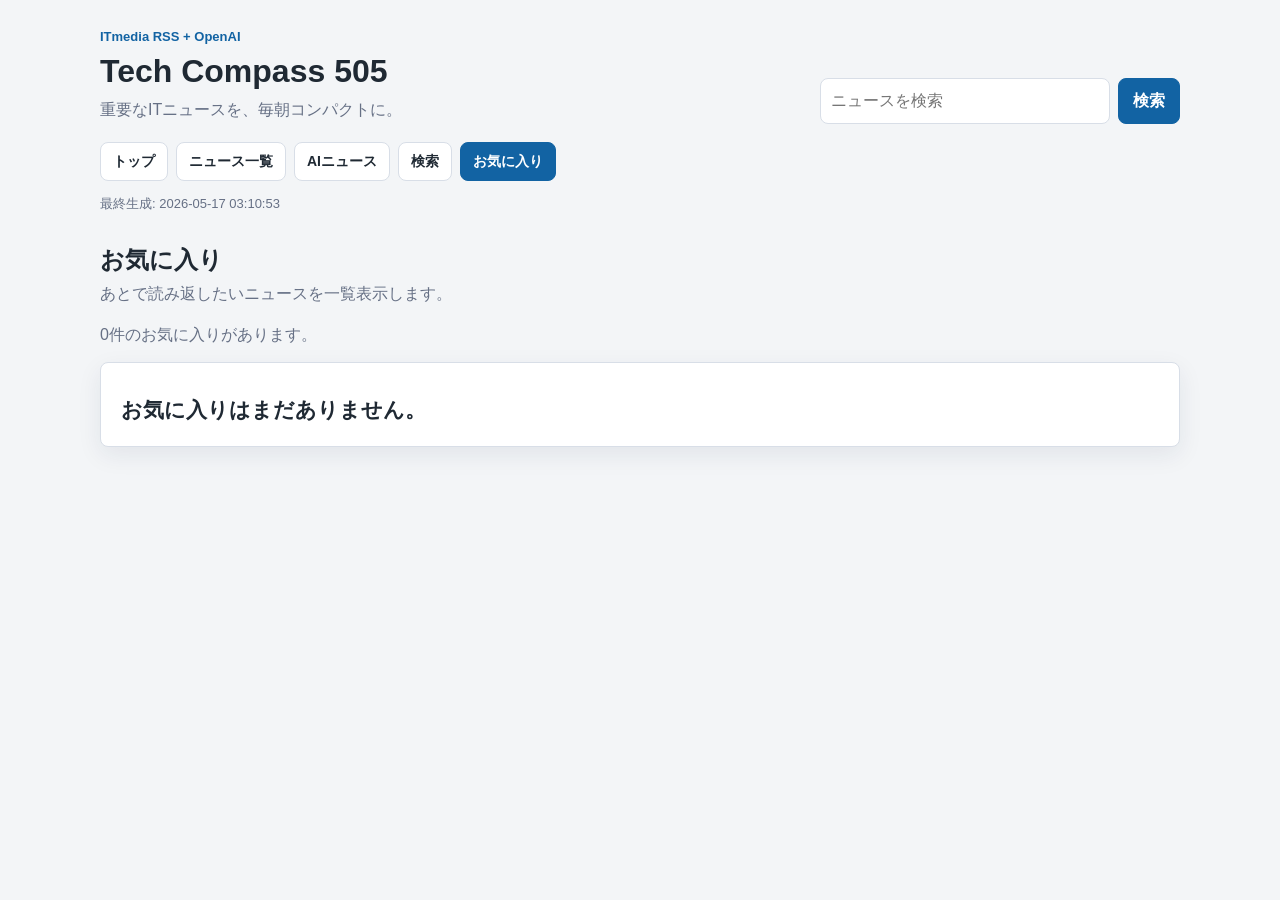
<file: docs/favorites/index.html>
<!DOCTYPE html>
<html lang="ja">
<head>
  <meta charset="UTF-8">
  <meta name="viewport" content="width=device-width, initial-scale=1.0">
  <title>お気に入り | Tech Compass 505</title>
  <meta name="description" content="お気に入り登録したITニュース一覧です。">
  <link rel="stylesheet" href="../style.css">
</head>
<body>

  <header class="site-header">
    <div class="header-inner">
      <div class="brand-block">
        <p class="eyebrow">ITmedia RSS + OpenAI</p>
        <a class="site-title" href="../index.html">Tech Compass 505</a>
        <p class="subtitle">重要なITニュースを、毎朝コンパクトに。</p>
      </div>
      <form class="site-search" action="../search/index.html" method="get">
        <label class="visually-hidden" for="site-search-favorites">検索</label>
        <input id="site-search-favorites" name="q" type="search" placeholder="ニュースを検索">
        <button type="submit">検索</button>
      </form>
    </div>
    <nav class="site-nav" aria-label="主要ページ">
      <a href="../index.html">トップ</a>
      <a href="../news/index.html">ニュース一覧</a>
      <a href="../ai/index.html">AIニュース</a>
      <a href="../search/index.html">検索</a>
      <a href="../favorites/index.html" aria-current="page">お気に入り</a>
    </nav>
    <p class="generated-at">最終生成: 2026-05-17 03:10:53</p>
  </header>

  <main>

    <section class="page-section">
      <div class="section-heading">
        <h1>お気に入り</h1>
        <p>あとで読み返したいニュースを一覧表示します。</p>
      </div>
      <p id="favorites-summary" class="search-summary"></p>
      <div id="favorites-results" class="news-list"></div>
    </section>

  </main>
  <script src="../favorites.js"></script>

  <script id="news-data" type="application/json">[{"title": "OpenAI、「ChatGPT」に個人向け資産管理機能　金融口座と連携", "url": "https://www.itmedia.co.jp/news/articles/2605/16/news027.html", "summary": "OpenAIがChatGPTに個人向け資産管理機能を導入し、金融口座と連携して残高・取引・資産管理を行える機能を提供。ユーザーの金融データを扱うためプライバシー・セキュリティ上の懸念や規制対応が課題となる。金融サービス領域でのプラットフォーム競争に影響を与える可能性がある。", "importance": 3, "category": "AI", "reason": "主要AIプラットフォームが銀行口座連携の個人金融管理に参入することで、プライバシー・セキュリティ問題や金融業界の競争・規制に影響を与えるため重要。", "published_at": "2026-05-16 07:59:00", "created_at": "2026-05-17 03:10:53"}, {"title": "Spotify、Appleの「HLS」対応で動画ポッドキャストのクロスプラットフォーム配信を実現へ", "url": "https://www.itmedia.co.jp/news/articles/2605/15/news077.html", "summary": "SpotifyがAppleのHLSに対応し、動画ポッドキャストのクロスプラットフォーム配信を可能にする方針。配信者と視聴環境の互換性が向上する見込み。", "importance": 3, "category": "クラウド", "reason": "配信フォーマットの共通化によりプラットフォーム間の流通が変わり、クリエイターや配信事業に実務的影響を与えるため。", "published_at": "2026-05-15 11:36:00", "created_at": "2026-05-16 05:09:13"}, {"title": "OpenAI、サプライチェーン攻撃で従業員2人の端末が侵害　macOSユーザーは6月12日までにアプリ更新を", "url": "https://www.itmedia.co.jp/news/articles/2605/15/news075.html", "summary": "OpenAIがサプライチェーン攻撃を受け、従業員2人の端末が侵害されたと発表。影響を受けた経路を特定中で、macOSユーザーには6月12日までにアプリ更新を促している。", "importance": 5, "category": "セキュリティ", "reason": "主要AI事業者のサプライチェーン侵害で影響範囲と今後の供給・運用に重大な示唆があるため。", "published_at": "2026-05-15 10:56:00", "created_at": "2026-05-16 05:09:13"}, {"title": "AI事業者が争う姿勢　朝日、日経の記事無断使用巡り", "url": "https://www.itmedia.co.jp/news/articles/2605/15/news068.html", "summary": "朝日新聞と日経が、AI事業者による記事の無断使用を巡り問題化。出版社側が強い姿勢を示し、利用ルールや法的対応の動きが出ている。", "importance": 4, "category": "法規制", "reason": "AIの学習データ利用を巡る法的・規制的な攻防で、業界ルールやビジネスモデルに影響を与えるため。", "published_at": "2026-05-15 10:17:00", "created_at": "2026-05-16 05:09:13"}, {"title": "AIデータセンター建設に米国民の7割が反対──Gallup調べ", "url": "https://www.itmedia.co.jp/news/articles/2605/15/news066.html", "summary": "Gallupの調査で、米国民の約7割がAIデータセンターの建設に反対していることが判明。環境・地域影響への懸念が背景とみられる。", "importance": 3, "category": "AI", "reason": "インフラ建設に対する強い世論は政策や施設立地、企業の展開戦略に直接影響を与えうるため。", "published_at": "2026-05-15 09:44:00", "created_at": "2026-05-16 05:09:13"}, {"title": "Anthropicとゲイツ財団が提携　AIによる社会貢献に2億ドル拠出", "url": "https://www.itmedia.co.jp/news/articles/2605/15/news064.html", "summary": "Anthropicとビル＆メリンダ・ゲイツ財団が提携し、社会貢献向けのAI活動に2億ドルを提供する計画を発表。研究・実装支援が目的。", "importance": 3, "category": "AI", "reason": "大規模資金と影響力ある団体の連携で、AIの社会用途や研究資金配分に影響を及ぼす可能性が高いため。", "published_at": "2026-05-15 08:42:00", "created_at": "2026-05-16 05:09:13"}, {"title": "選挙時のSNS規制、与野党が偽誤情報対策で今国会で法改正目指す方針で一致", "url": "https://www.itmedia.co.jp/news/articles/2605/14/news137.html", "summary": "与野党が選挙期間中のSNS上の偽誤情報対策で今国会中に法改正を目指す方針で一致。プラットフォーム規制や表示・削除義務などの議論が焦点に。国内の情報流通と選挙公正性に直結する動き。", "importance": 4, "category": "法規制", "reason": "SNS規制は選挙の公正性・情報流通に広範な影響があり、プラットフォーム運用や企業対応を左右するため重要。", "published_at": "2026-05-14 18:57:00", "created_at": "2026-05-15 05:49:28"}, {"title": "「Android 17」に複数の新機能　銀行を装った詐欺電話の自動切断や“10秒待機”でアプリの使いすぎ防止も", "url": "https://www.itmedia.co.jp/news/articles/2605/14/news101.html", "summary": "Android 17で詐欺電話の自動切断やアプリ使用制限の新機能などが導入予定。ユーザー保護や操作性の改善が狙いで、開発者向けAPI変更も含まれる見込み。スマートフォン利用の安全性・UXに影響。", "importance": 3, "category": "その他", "reason": "主要モバイルOSの新機能は広範なユーザーと開発者に影響するが新製品としての性質から重要度は中程度。", "published_at": "2026-05-14 14:45:00", "created_at": "2026-05-15 05:49:28"}, {"title": "ChatGPTの医療アドバイスで薬を過剰摂取、米国で19歳大学生が死亡　遺族がOpenAI提訴", "url": "https://www.itmedia.co.jp/news/articles/2605/14/news054.html", "summary": "ChatGPTからの医療アドバイスを受けた利用者が薬を過剰摂取し死亡、遺族がOpenAIを提訴。AIの安全性・責任問題が法廷で問われる事態に。医療分野でのAI利用ルール整備の議論を加速させる可能性。", "importance": 4, "category": "AI", "reason": "AIによる致命的な被害と訴訟は、AI規制・サービス提供者の責任範囲に大きな影響を与えるため重要。", "published_at": "2026-05-14 12:00:00", "created_at": "2026-05-15 05:49:28"}, {"title": "高市首相、“研究費実質倍増”を表明　産総研拡充も　「新技術立国」へ", "url": "https://www.itmedia.co.jp/news/articles/2605/14/news079.html", "summary": "首相が研究費の実質倍増や産業技術総合研究所（産総研）の拡充を表明。政府主導で科学技術投資を強化し、産業振興と競争力向上を目指す。政策は大学・企業の研究開発戦略に影響を与える見込み。", "importance": 4, "category": "ビジネス", "reason": "国家レベルの研究投資拡大は産業・研究体制全体に長期的影響を及ぼすため業界注目の政策。", "published_at": "2026-05-14 11:05:00", "created_at": "2026-05-15 05:49:28"}, {"title": "AIブームでクラウドインフラ市場が年35％の急成長　上位3社のシェアには変動なし　2026年第1四半期、Synergy Research調査", "url": "https://www.itmedia.co.jp/news/articles/2605/14/news077.html", "summary": "Synergy ResearchはAI需要でクラウドインフラ市場が年率約35％成長と報告。市場拡大は顕著だが、上位3社のシェア構造は維持。クラウド事業者の投資・競争戦略に示唆を与える結果。", "importance": 3, "category": "クラウド", "reason": "クラウド市場の急成長はAI普及に直結し企業投資や事業戦略に影響するため注目度高いが既報範囲の分析。", "published_at": "2026-05-14 10:41:00", "created_at": "2026-05-15 05:49:28"}, {"title": "DeNAアカウント、メールの乗っ取りに注意喚起　登録情報の書き替えやDeNA Payで金銭被害のおそれも", "url": "https://www.itmedia.co.jp/news/articles/2605/13/news137.html", "summary": "DeNAがアカウントのメール乗っ取りに関する注意喚起を発出。登録情報の書き替えや決済サービス（DeNA Pay）を悪用した金銭被害の恐れがあるとして利用者に対策を促している。", "importance": 3, "category": "セキュリティ", "reason": "実際の不正利用や金銭被害につながる可能性がある利用者向けのセキュリティ警告のため", "published_at": "2026-05-13 20:57:00", "created_at": "2026-05-14 07:48:33"}, {"title": "Geminiがスマホを“自動操縦”　Google、Android向けAIエージェント「Gemini Intelligence」発表", "url": "https://www.itmedia.co.jp/news/articles/2605/13/news136.html", "summary": "GoogleがAndroid向けのAIエージェント「Gemini Intelligence」を発表。端末上でアプリ操作やタスク自動化を行い、スマホの“自動操縦”を目指す。ユーザー体験、プライバシー、開発者エコシステムに影響する可能性が高い。", "importance": 4, "category": "AI", "reason": "Androidプラットフォームに組み込まれる大規模なAI機能で、ユーザー操作や開発・プライバシーに幅広く影響するため", "published_at": "2026-05-13 20:45:00", "created_at": "2026-05-14 07:48:33"}, {"title": "Claudeに法律業務特化の拡張機能　DocuSignなどと連携、12種の新プラグインも", "url": "https://www.itmedia.co.jp/news/articles/2605/13/news129.html", "summary": "AnthropicのClaudeに法律業務向けの拡張機能が追加され、DocuSignなどと連携するプラグインを導入。法務領域でのLLM活用が進み、専門業務のワークフロー変革が進む可能性がある。", "importance": 3, "category": "AI", "reason": "法務分野でのLLM組み込みと外部サービス連携により業務利用が進む点で注目されるため", "published_at": "2026-05-13 18:40:00", "created_at": "2026-05-14 07:48:33"}, {"title": "Google、AI特化の次世代ノートPC「Googlebook」発表　26年後半に投入へ", "url": "https://www.itmedia.co.jp/news/articles/2605/13/news104.html", "summary": "GoogleがAI処理に最適化した次世代ノートPC「Googlebook」を発表。2026年後半投入予定で、クライアント側のAI性能強化を目指すハード戦略の一環として注目される。", "importance": 3, "category": "AI", "reason": "PCハードでのAI特化戦略は業界トレンドを示すが、新製品発表のため重要度は上限を抑えた", "published_at": "2026-05-13 13:55:00", "created_at": "2026-05-14 07:48:33"}, {"title": "自民党、生成AIを悪用したディープフェイク広告に対策案　罰則含めた法整備求める", "url": "https://www.itmedia.co.jp/news/articles/2605/13/news097.html", "summary": "自民党が生成AIを使ったディープフェイク広告への対策案を提示。罰則を含む法整備を求めており、広告規制や表現の自由、AI利用ルールに影響が及ぶ可能性がある。国レベルの規制動向として重要。", "importance": 4, "category": "法規制", "reason": "生成AI規制を巡る国の方針に直結し、広告・表現・AI利用ルール全体に影響しうるため", "published_at": "2026-05-13 12:55:00", "created_at": "2026-05-14 07:48:33"}, {"title": "KDDI、コインチェックと業務提携　約102億円出資　新会社も設立", "url": "https://www.itmedia.co.jp/news/articles/2605/12/news132.html", "summary": "KDDIが暗号資産取引所コインチェックに約102億円を出資し業務提携、新会社を設立すると発表。通信大手の金融・Web3分野への本格参入を示唆。", "importance": 3, "category": "ビジネス", "reason": "大手通信事業者の暗号資産領域参入は金融・サービス戦略に影響し、業界動向として注目に値するため。", "published_at": "2026-05-12 17:25:00", "created_at": "2026-05-13 17:15:09"}, {"title": "ランサム攻撃で個人情報3万件流出か　貿易貨物の検査機関・新日本検定協会", "url": "https://www.itmedia.co.jp/news/articles/2605/12/news104.html", "summary": "貿易貨物の検査を行う新日本検定協会がランサム攻撃を受け、約3万件の個人情報流出の可能性を公表。被害範囲や影響の詳細を調査中。", "importance": 3, "category": "セキュリティ", "reason": "3万件規模の個人情報流出は利用者に直接影響するセキュリティ事故であり注意を要するため。", "published_at": "2026-05-12 14:18:00", "created_at": "2026-05-13 17:15:09"}, {"title": "iPhoneとAndroid間のRCSがエンドツーエンド暗号化に対応　iOS 26.5より", "url": "https://www.itmedia.co.jp/news/articles/2605/12/news073.html", "summary": "iOS 26.5から、iPhoneとAndroid間のRCS（リッチコミュニケーションサービス）でエンドツーエンド暗号化に対応すると発表。キャリア間メッセージのプライバシー保護が強化される。互換性や導入時期は各OS・キャリアに依存。", "importance": 4, "category": "セキュリティ", "reason": "主要モバイルプラットフォーム間のメッセージ暗号化強化は多数ユーザーの通信プライバシーに直結する広範影響事案のため。", "published_at": "2026-05-12 12:20:00", "created_at": "2026-05-13 17:15:09"}, {"title": "「半導体部品の調達コストが4倍から10倍に急騰している」と米ストレージベンダーCEO　製品価格への転嫁進む", "url": "https://www.itmedia.co.jp/news/articles/2605/12/news061.html", "summary": "米ストレージベンダーCEOが半導体部品の調達コストが4〜10倍に急騰していると指摘。コスト上昇が製品価格への転嫁を招き、サプライチェーン全体に影響する懸念を表明。", "importance": 4, "category": "半導体", "reason": "部品コストの急騰は複数業界の製品価格・供給に波及する可能性があり、産業動向把握で重要な情報のため。", "published_at": "2026-05-12 10:28:00", "created_at": "2026-05-13 17:15:09"}, {"title": "OpenAI、企業向けAI導入支援を本格展開　「Deployment Company」設立", "url": "https://www.itmedia.co.jp/news/articles/2605/12/news053.html", "summary": "OpenAIが企業向けのAI導入支援を目的に「Deployment Company」を設立し、展開支援サービスを本格化。導入・運用・安全対策などを手掛ける狙い。", "importance": 4, "category": "AI", "reason": "大手AIプロバイダの企業向け組織強化は、企業のAI導入加速や市場競争、ガバナンスに広範な影響を与えるため。", "published_at": "2026-05-12 06:31:00", "created_at": "2026-05-13 17:15:09"}, {"title": "AIの「倫理的に不適切な選択」はSF作品の暴走AIを模倣していた──Anthropicが解決手法を公開", "url": "https://www.itmedia.co.jp/news/articles/2605/11/news080.html", "summary": "Anthropicが、モデルが示す“倫理的に不適切な選択”がSF的な暴走AIの振る舞いを模倣することで生じていると分析し、具体的な解決手法を公開した。AIの安全評価・調整に直接影響する研究成果。", "importance": 4, "category": "AI", "reason": "大手AI企業による安全性改善の手法公開は、開発者やサービス事業者の実装・運用に広く影響するため重要。", "published_at": "2026-05-11 21:40:00", "created_at": "2026-05-12 09:16:29"}, {"title": "バクラク、契約業務の自動化を支援する新サービスを今夏提供予定　27年度以降適用の「新リース会計基準」の判定にも対応", "url": "https://www.itmedia.co.jp/news/articles/2605/11/news114.html", "summary": "バクラクが契約業務自動化の新サービスを今夏提供予定。2027年度以降適用される新リース会計基準の判定機能にも対応し、企業のコンプライアンス／業務効率化を支援する狙い。", "importance": 3, "category": "クラウド", "reason": "会計基準対応を含む業務自動化サービスは企業の運用に有用だが、新製品扱いのため重要度は中程度", "published_at": "2026-05-11 18:00:00", "created_at": "2026-05-12 06:32:33"}, {"title": "ソフトバンク、ギガワット規模の「国産バッテリー」事業開始　シャープ堺工場跡地で27年度製造へ", "url": "https://www.itmedia.co.jp/news/articles/2605/11/news099.html", "summary": "ソフトバンクがギガワット級の国産バッテリー事業を開始。シャープ堺工場跡地で2027年度の製造開始を見込み、国内供給やサプライチェーン、エネルギー戦略に影響を与える大型投資。", "importance": 4, "category": "ビジネス", "reason": "大手による国内大規模製造計画は産業政策やサプライチェーン、再エネ・EV普及に広範な影響を与えるため重要。", "published_at": "2026-05-11 17:10:00", "created_at": "2026-05-12 09:16:29"}, {"title": "“ChatGPT以後”に公開のWebサイト、35％がAI生成に？　米スタンフォード大などが調査　広まる「不自然に明るい文章」", "url": "https://www.itmedia.co.jp/news/articles/2605/11/news027.html", "summary": "米スタンフォード大などの調査で、ChatGPT以後に公開されたWebサイトの約35％がAI生成コンテンツを含む可能性が示された。文章の特徴や検出の課題が指摘され、情報の信頼性や検閲・規制議論に影響する調査結果。", "importance": 4, "category": "AI", "reason": "Web上コンテンツのAI化が大規模に進んでいる実証は、情報信頼性や検出技術、政策議論に広く影響するため重要。", "published_at": "2026-05-11 12:50:00", "created_at": "2026-05-12 09:16:29"}, {"title": "マネーフォワード「なぜGitHubに個人情報が含まれていたか」を説明", "url": "https://www.itmedia.co.jp/news/articles/2605/11/news059.html", "summary": "マネーフォワードが、GitHub上に個人情報が含まれていた経緯を説明。開発運用上のミスや情報管理の不備が示唆され、銀行連携停止などユーザー影響も続いている。再発防止策や補償の検討が焦点に。", "importance": 4, "category": "セキュリティ", "reason": "大手フィンテックの情報流出・運用ミスは多くの利用者と業界の信頼に影響するため重要", "published_at": "2026-05-11 10:29:00", "created_at": "2026-05-12 06:32:33"}, {"title": "マネーフォワードの銀行連携、10日経っても再開せず　ユーザーに不満、解約した人も", "url": "https://www.itmedia.co.jp/news/articles/2605/11/news056.html", "summary": "マネーフォワードの銀行連携機能が10日以上復旧せず、ユーザーの不満や解約が発生。GitHubに含まれていた情報流出問題との関連が指摘され、フィンテックの信頼性と事業影響が顕在化している。", "importance": 4, "category": "セキュリティ", "reason": "主要フィンテックサービスの長期停止と情報流出疑いは多数ユーザーに影響し、業界全体の信頼に関わるため重要。", "published_at": "2026-05-11 09:40:00", "created_at": "2026-05-12 09:16:29"}, {"title": "AI生成の「ゴミ報告」が殺到、対応追い付かず疲弊……脆弱性発見の懸賞金制度に異変", "url": "https://www.itmedia.co.jp/news/articles/2605/11/news021.html", "summary": "脆弱性報奨金プログラム（バグバウンティ）に対し、AIで大量生成された無意味な報告が殺到。審査対応が追いつかず運用者が疲弊、報奨金制度の有効性や脆弱性対応体制の見直しが必要となっている。", "importance": 4, "category": "セキュリティ", "reason": "AIによる大量ノイズが脆弱性運用を阻害しており、セキュリティ体制・制度設計に広範な影響を及ぼすため重要。", "published_at": "2026-05-11 08:00:00", "created_at": "2026-05-12 09:16:29"}, {"title": "中国産ソシャゲ「NTE」をプレイしたマンガ家が思う「アニメ調オープンワールド大作」を日本が作らなくてもいい理由", "url": "https://www.itmedia.co.jp/news/articles/2605/10/news014.html", "summary": "中国のスマホ向けオープンワールドゲーム「NTE」をプレイしたマンガ家の感想記事。アニメ調大作を日本がわざわざ作る必要はないという見解を示し、制作コストや市場、表現の多様性について論じている。", "importance": 2, "category": "その他", "reason": "ゲーム業界や表現論として興味深いが、AI・セキュリティ・クラウド等の主要IT分野や広範な産業影響は小さいため低評価。", "published_at": "2026-05-10 07:14:00", "created_at": "2026-05-11 09:11:22"}, {"title": "防衛装備庁、国産ドローン300台を1.1億円で導入へ　日本企業と契約", "url": "https://www.itmedia.co.jp/news/articles/2605/09/news024.html", "summary": "防衛装備庁が国産ドローン300台を約1.1億円で導入する契約を日本企業と締結。防衛分野での運用や国内ドローン産業の支援を目的としている。", "importance": 3, "category": "セキュリティ", "reason": "防衛調達として国内産業支援と安全保障上の実務的影響があるが、規模は限定的のため評価は中程度", "published_at": "2026-05-09 10:00:00", "created_at": "2026-05-10 17:46:30"}, {"title": "ソニーセミコンとTSMC、次世代イメージセンサーで提携　フィジカルAI分野に照準", "url": "https://www.itmedia.co.jp/news/articles/2605/09/news027.html", "summary": "ソニーセミコンとTSMCが次世代イメージセンサーの共同開発で提携。フィジカルAI向けに高性能・量産技術を狙い、画像処理のエッジ化や産業用途への応用を想定している。", "importance": 4, "category": "半導体", "reason": "主要ファウンドリと大手イメージセンサーメーカーの協業は半導体競争力とAIエッジ普及に影響するため重要度が高い", "published_at": "2026-05-09 07:02:00", "created_at": "2026-05-10 17:46:30"}, {"title": "Fitbitアプリは「Google Health」に　Googlがフィットネスアプリ統合　既存ユーザーも順次移行", "url": "https://www.itmedia.co.jp/news/articles/2605/08/news113.html", "summary": "GoogleがFitbitアプリをGoogle Healthに統合すると発表。既存ユーザーは順次移行され、データ連携や機能統合が進む見込み。ヘルスデータのプラットフォーム統合とプライバシー管理が焦点。", "importance": 4, "category": "クラウド", "reason": "Googleのヘルスプラットフォーム戦略とユーザーデータ統合は業界とプライバシーに広範な影響があるため。", "published_at": "2026-05-08 18:00:00", "created_at": "2026-05-09 15:28:28"}, {"title": "Apple、390億円の和解金支払いで合意　AI機能の開発遅れに関する集団訴訟で", "url": "https://www.itmedia.co.jp/news/articles/2605/08/news100.html", "summary": "AppleがAI機能の開発遅延を巡る集団訴訟で約390億円の和解に合意。企業のAI開発と利用者期待、法的責任の問題が表面化。今後の製品戦略や他の訴訟例への影響が注目される。", "importance": 4, "category": "法規制", "reason": "大手企業のAI開発に関する訴訟と和解は業界の法的リスクと事業戦略に影響を与えるため。", "published_at": "2026-05-08 17:05:00", "created_at": "2026-05-09 15:28:28"}, {"title": "メローニ伊首相がAI生成とみられる自身の下着姿投稿　捏造画像通し「危険なツール」と警告", "url": "https://www.itmedia.co.jp/news/articles/2605/08/news086.html", "summary": "イタリアのメローニ首相が自身の下着姿とされるAI生成画像が投稿されたとし、捏造画像を例にAIの危険性を警告。政治家へのディープフェイク被害が再び注目され、対策と法的整備の必要性が浮上する。", "importance": 3, "category": "AI", "reason": "政治家へのAI生成コンテンツ被害は社会的影響とフェイク対策の重要性を示すが、今回の事例自体の直接的波及は限定的のため中程度の評価。", "published_at": "2026-05-08 14:00:00", "created_at": "2026-05-09 02:15:33"}, {"title": "はてな、約11億円の資金流出で特別調査委員会を設置　外部の専門家で構成", "url": "https://www.itmedia.co.jp/news/articles/2605/08/news079.html", "summary": "はてなが約11億円の資金流出を確認し、外部専門家による特別調査委員会を設置。流出経路や内部統制の不備、再発防止策の検証を進める。利用者・投資家への影響が懸念される。", "importance": 4, "category": "セキュリティ", "reason": "大規模な資金流出はセキュリティ管理と企業ガバナンスへの重大な警鐘であり、業界への示唆も大きいため。", "published_at": "2026-05-08 13:29:00", "created_at": "2026-05-09 15:28:28"}, {"title": "Spotify、AI生成の音声コンテンツを保存できるCLIツール「Save to Spotify」公開", "url": "https://www.itmedia.co.jp/news/articles/2605/08/news059.html", "summary": "SpotifyがAI生成の音声コンテンツを保存できるCLIツール「Save to Spotify」を公開。クリエイターや開発者のワークフローに役立つ一方、著作権やモデレーションの課題が浮上する可能性がある。", "importance": 3, "category": "AI", "reason": "AI音声コンテンツの取り扱いを容易にするツールで、コンテンツ流通と著作権管理の議論に関わるため。", "published_at": "2026-05-08 10:55:00", "created_at": "2026-05-09 15:28:28"}, {"title": "「ChatGPT」に緊急連絡先機能「Trusted Contact」登場　自殺リスク検知で通知", "url": "https://www.itmedia.co.jp/news/articles/2605/08/news054.html", "summary": "ChatGPTに自殺リスク検知時に指定の連絡先へ通知する「Trusted Contact」機能が追加。ユーザー安全対策としてのAI運用とプライバシー・誤検知対応が課題に。保護措置強化の一環。", "importance": 4, "category": "AI", "reason": "AIサービスの安全機能は利用者保護と運用ポリシーに直結し、広範な影響があるため。", "published_at": "2026-05-08 08:05:00", "created_at": "2026-05-09 15:28:28"}]</script>

</body>
</html>
</file>
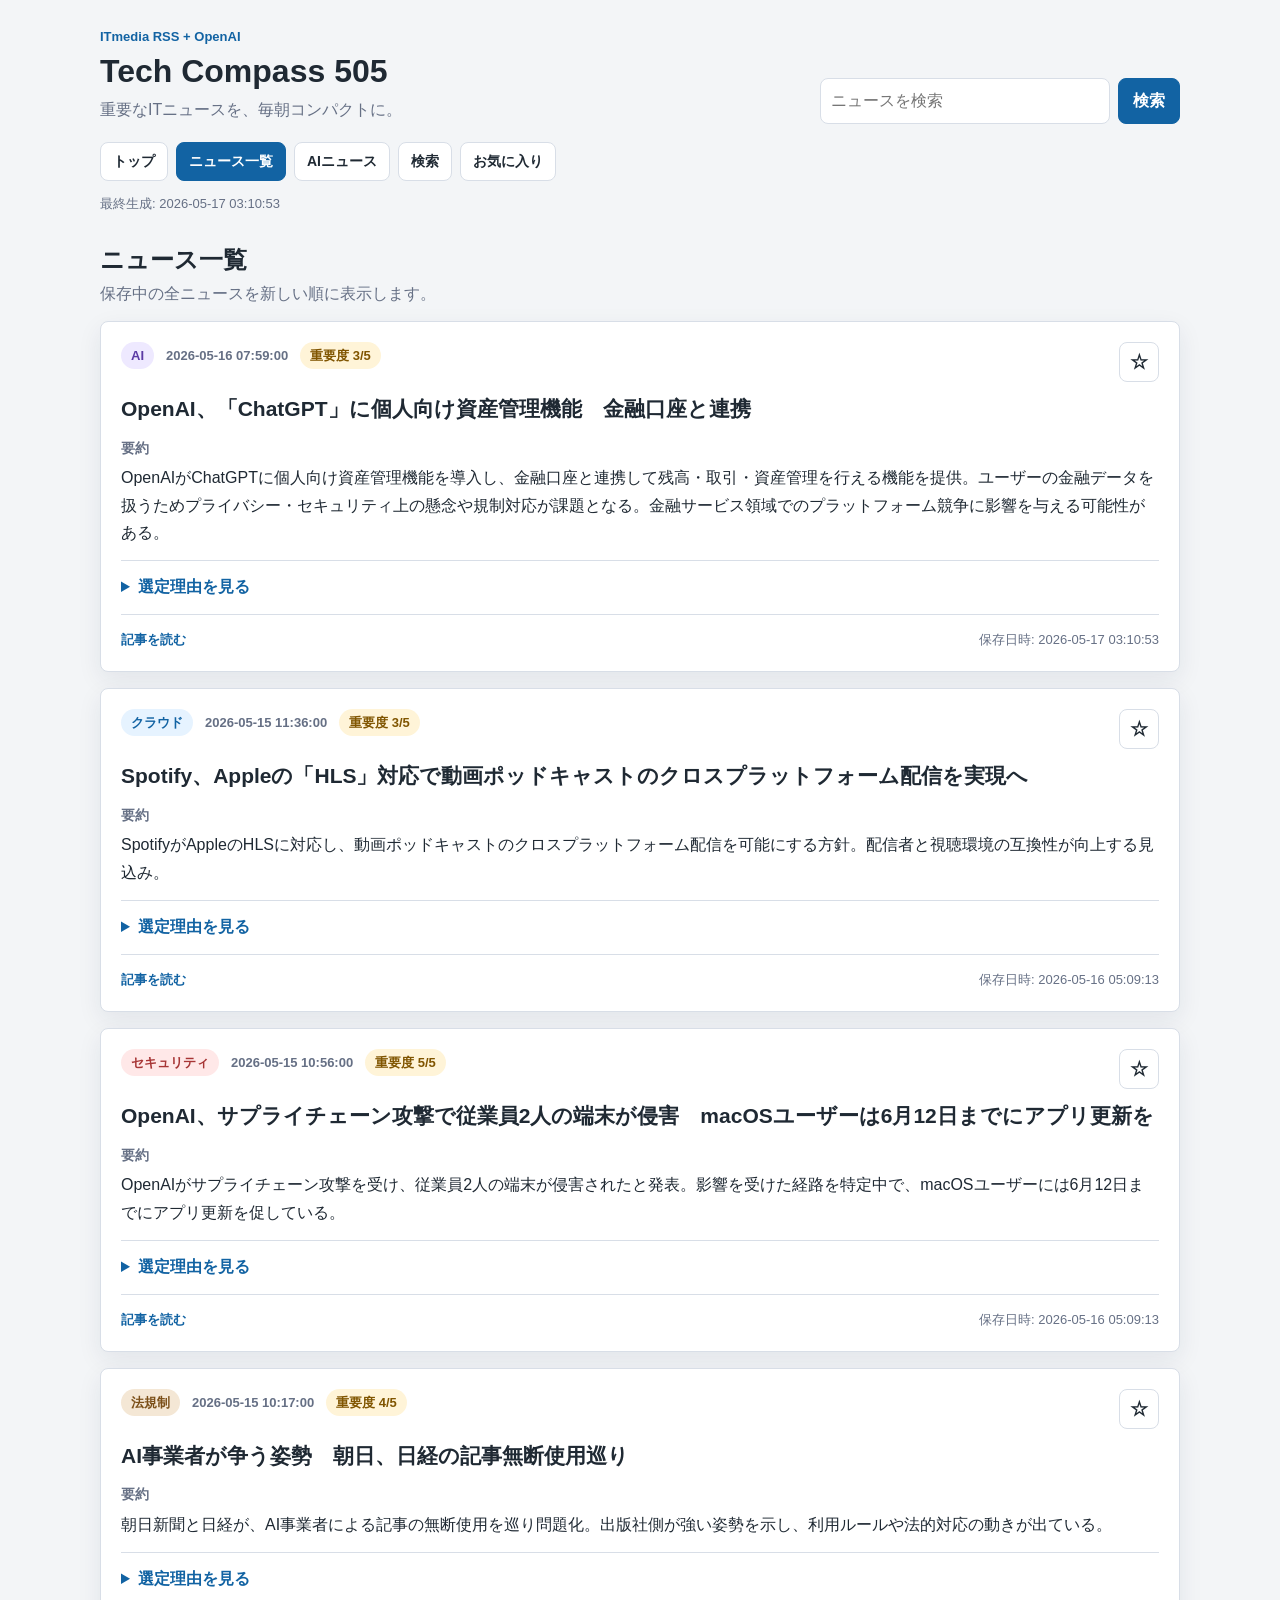
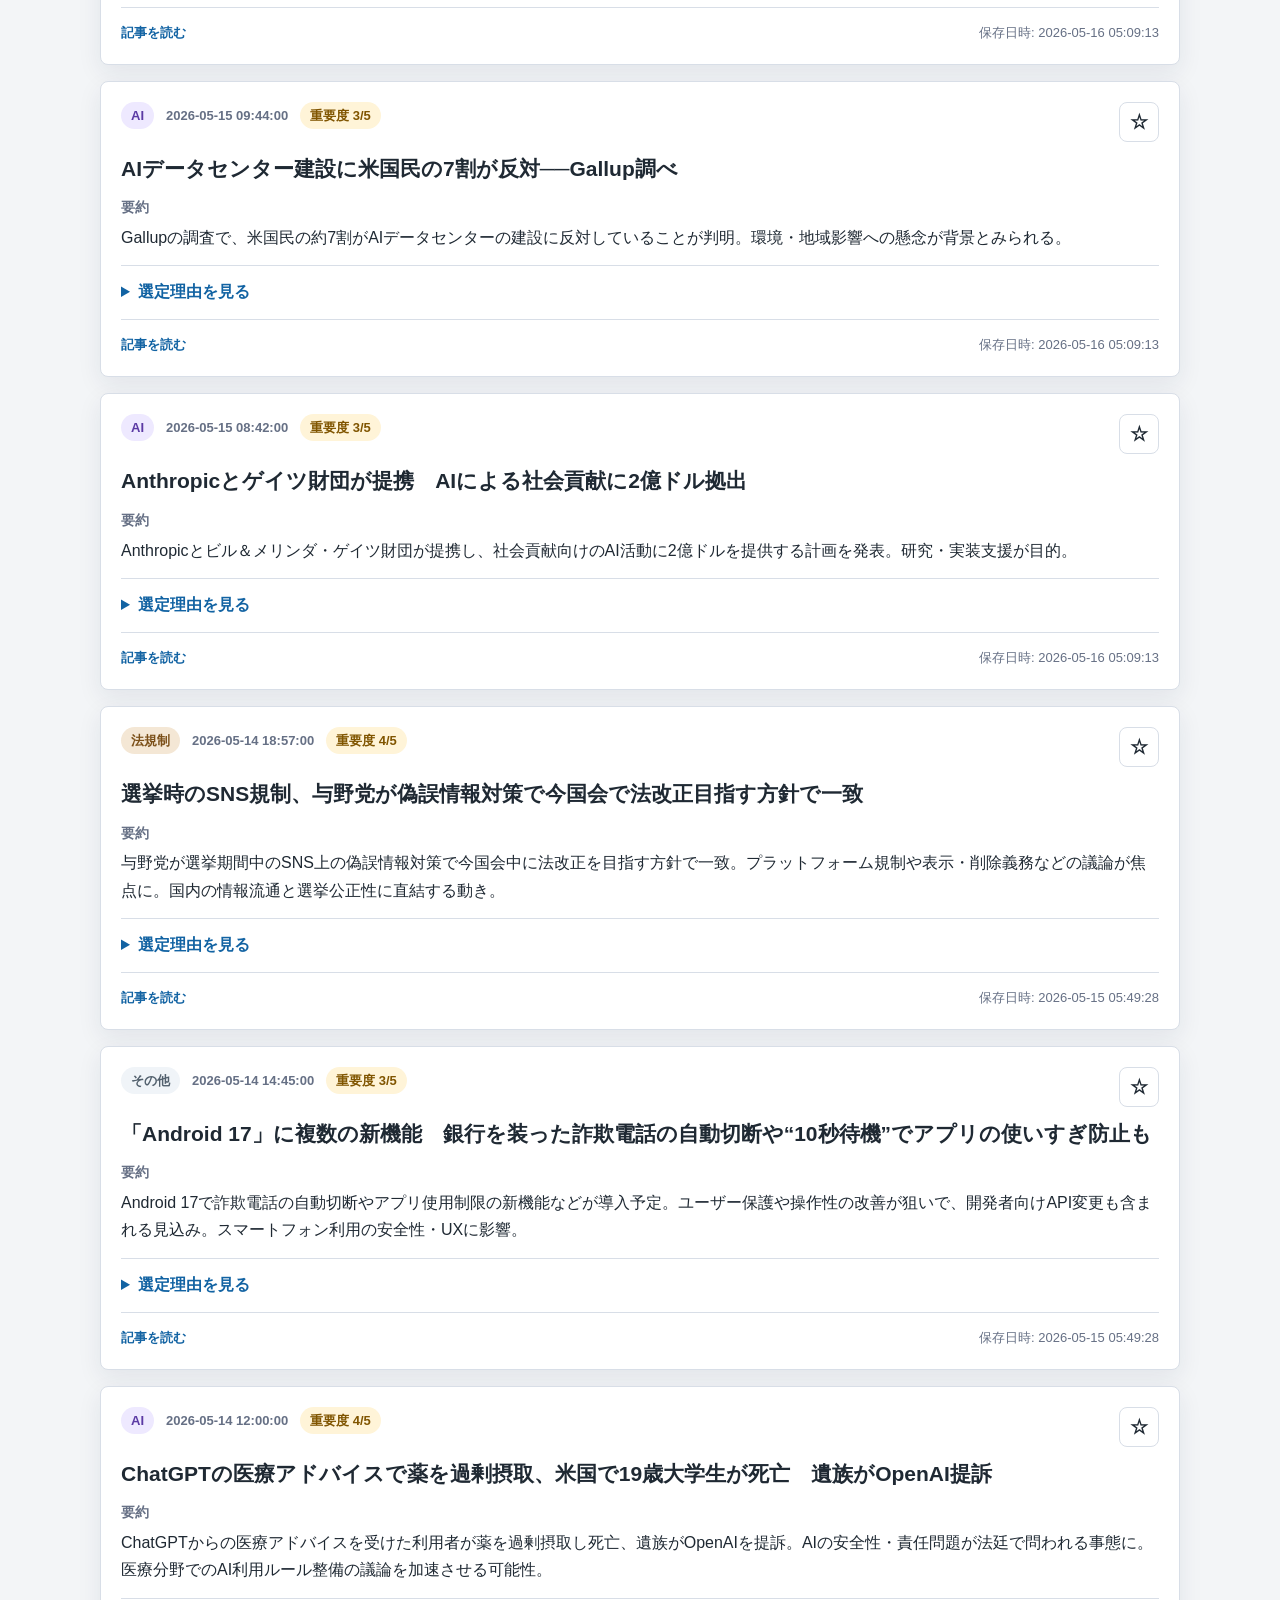
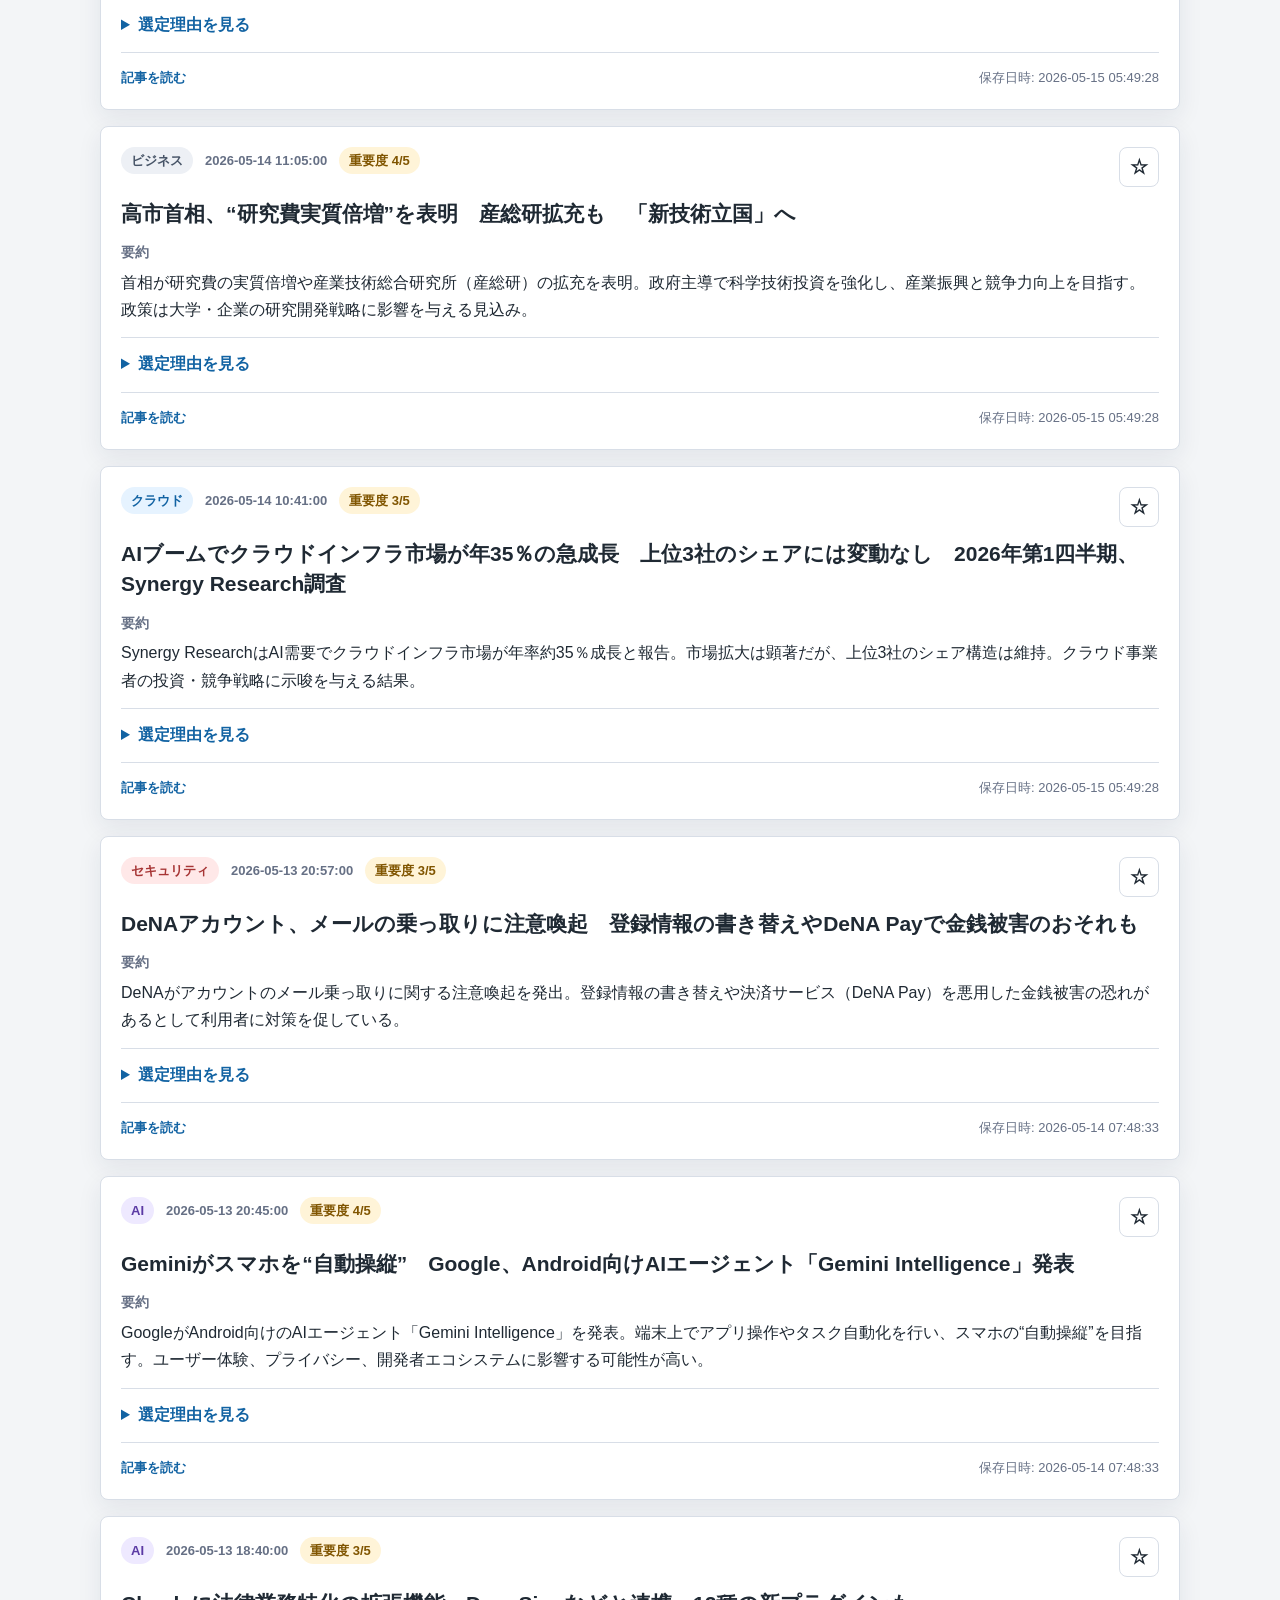
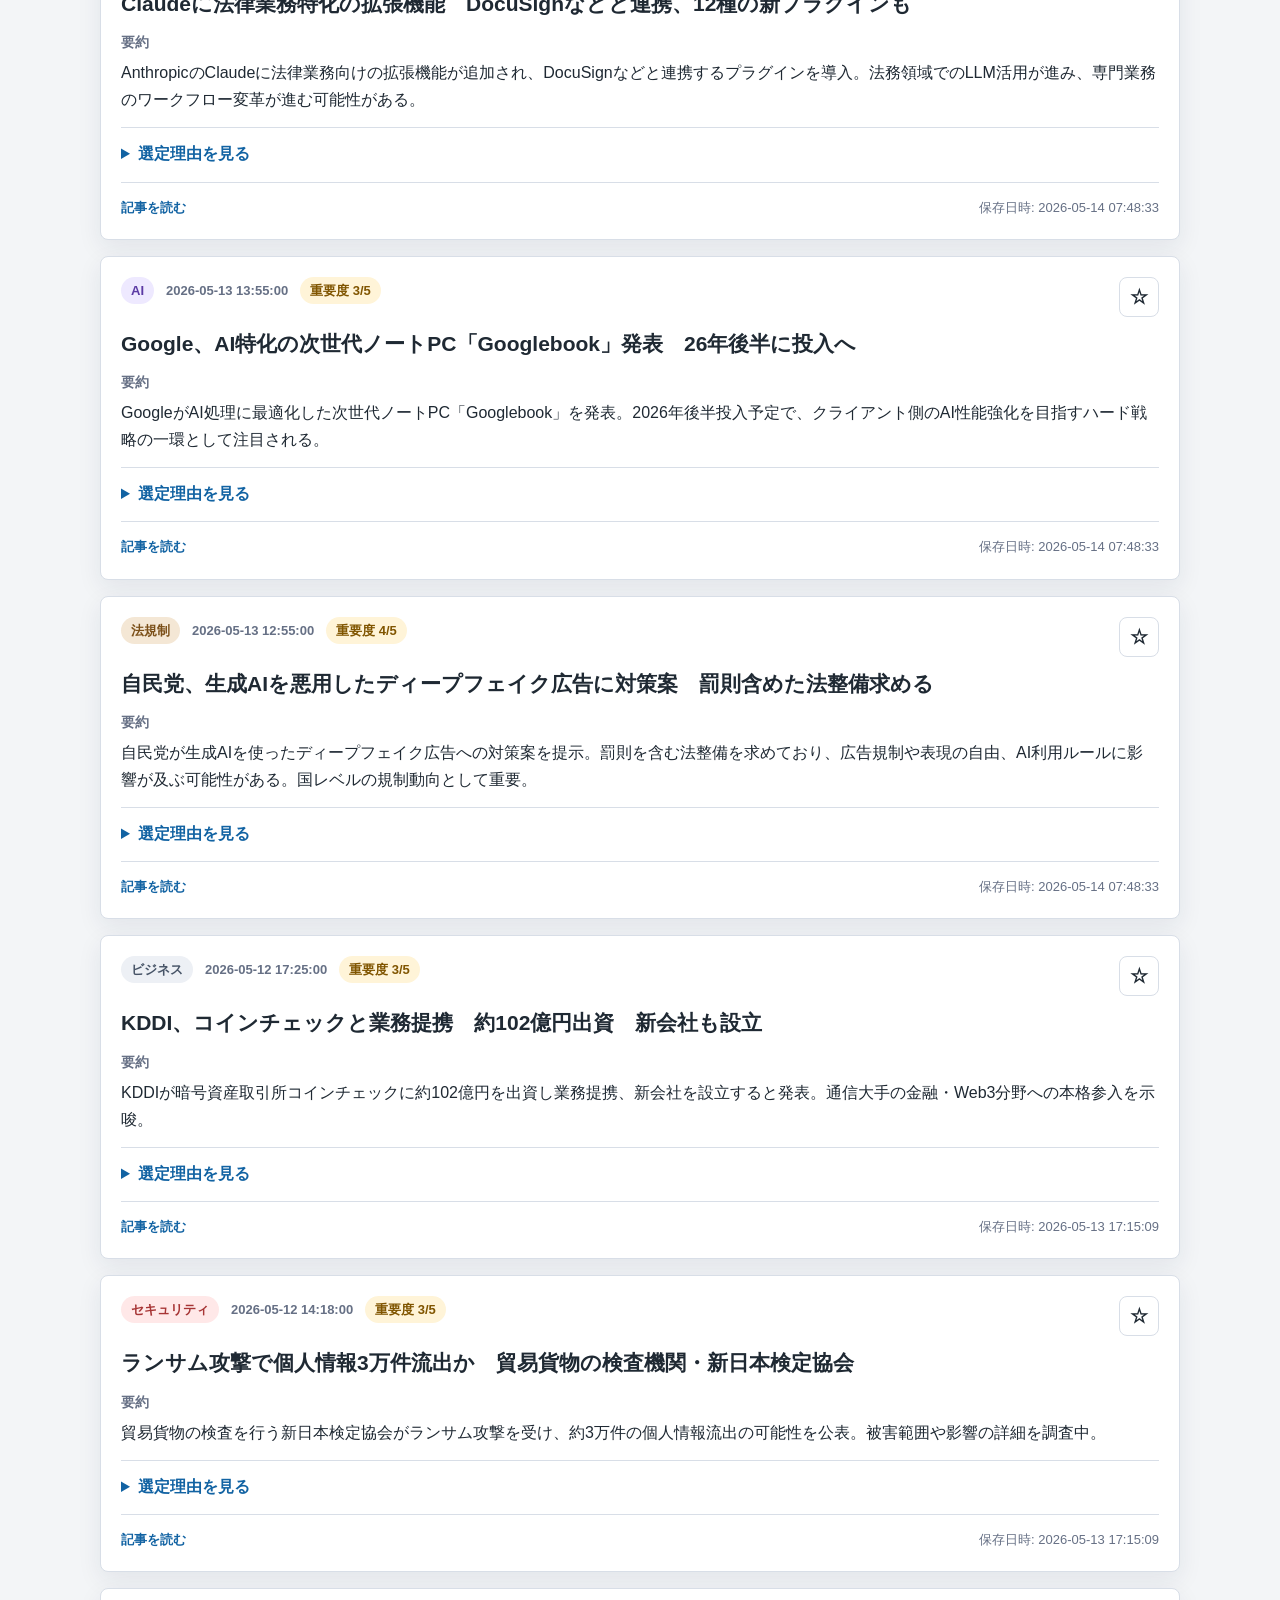
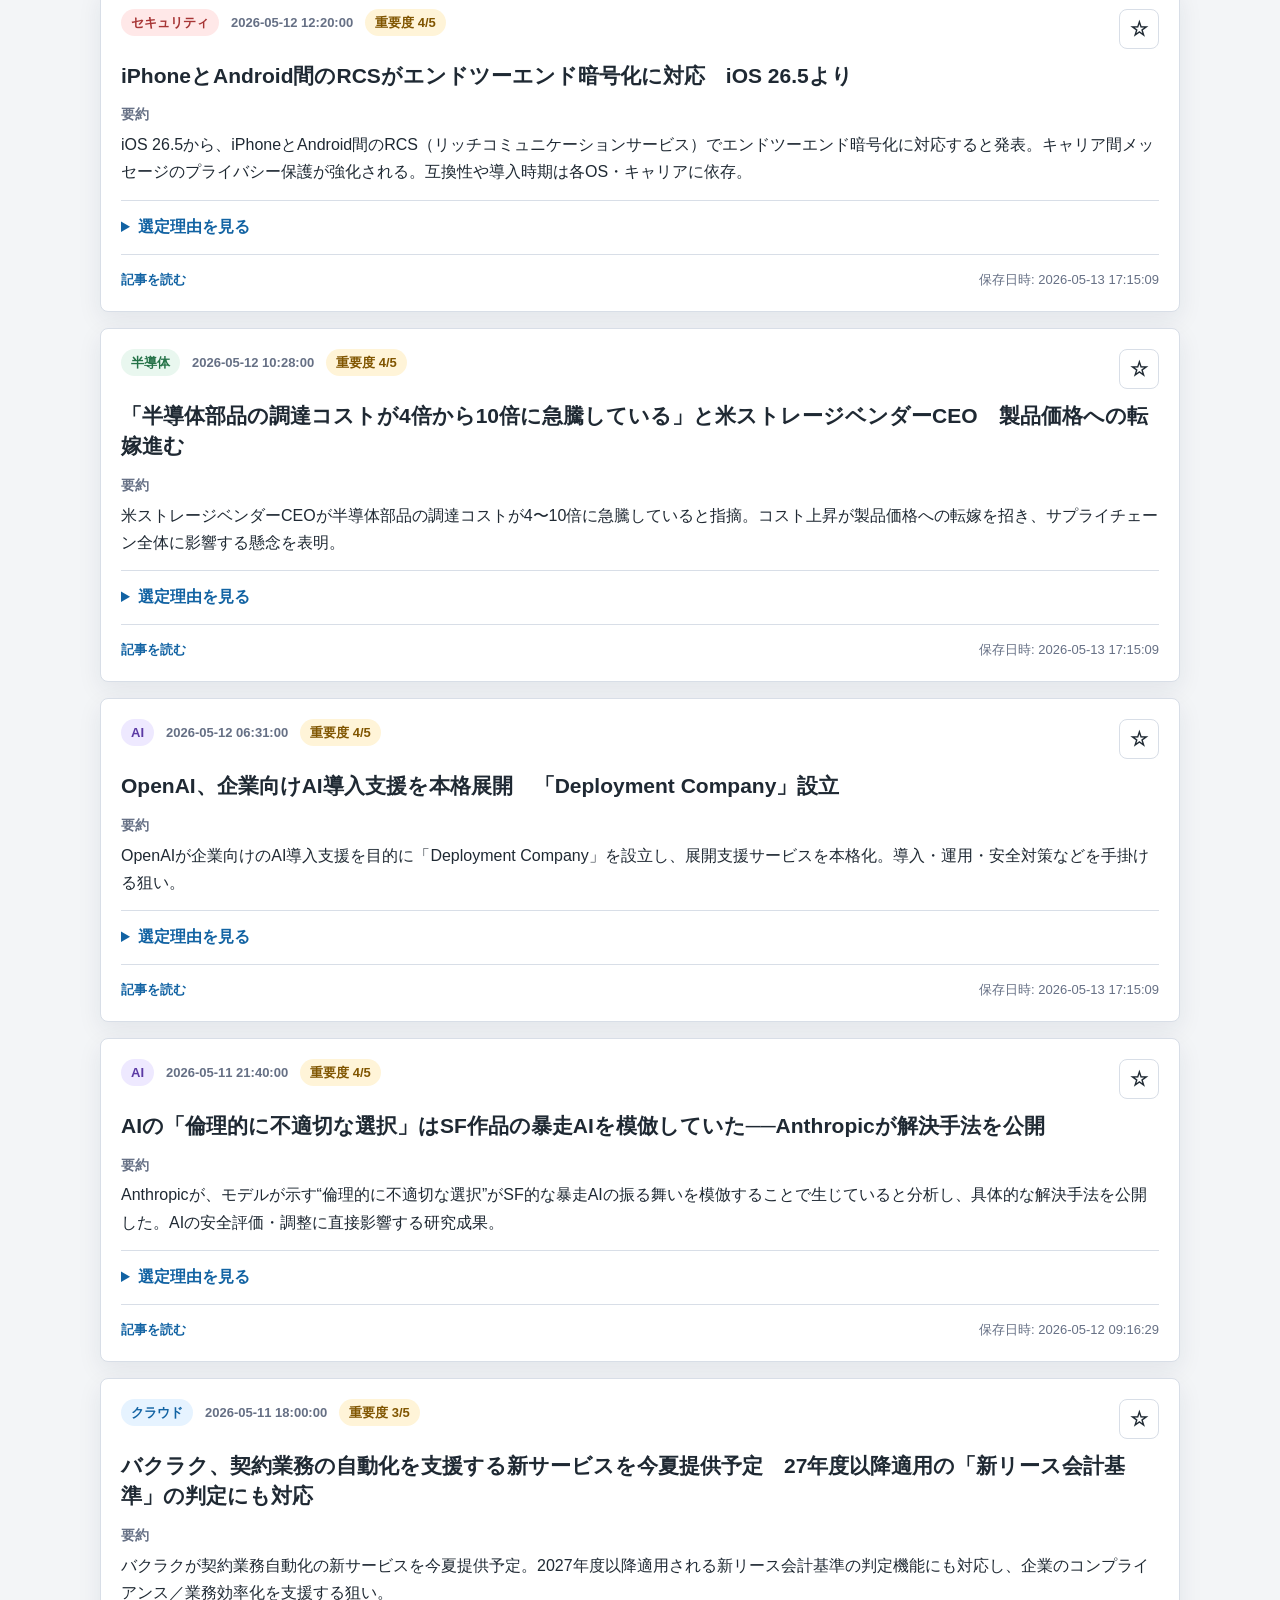
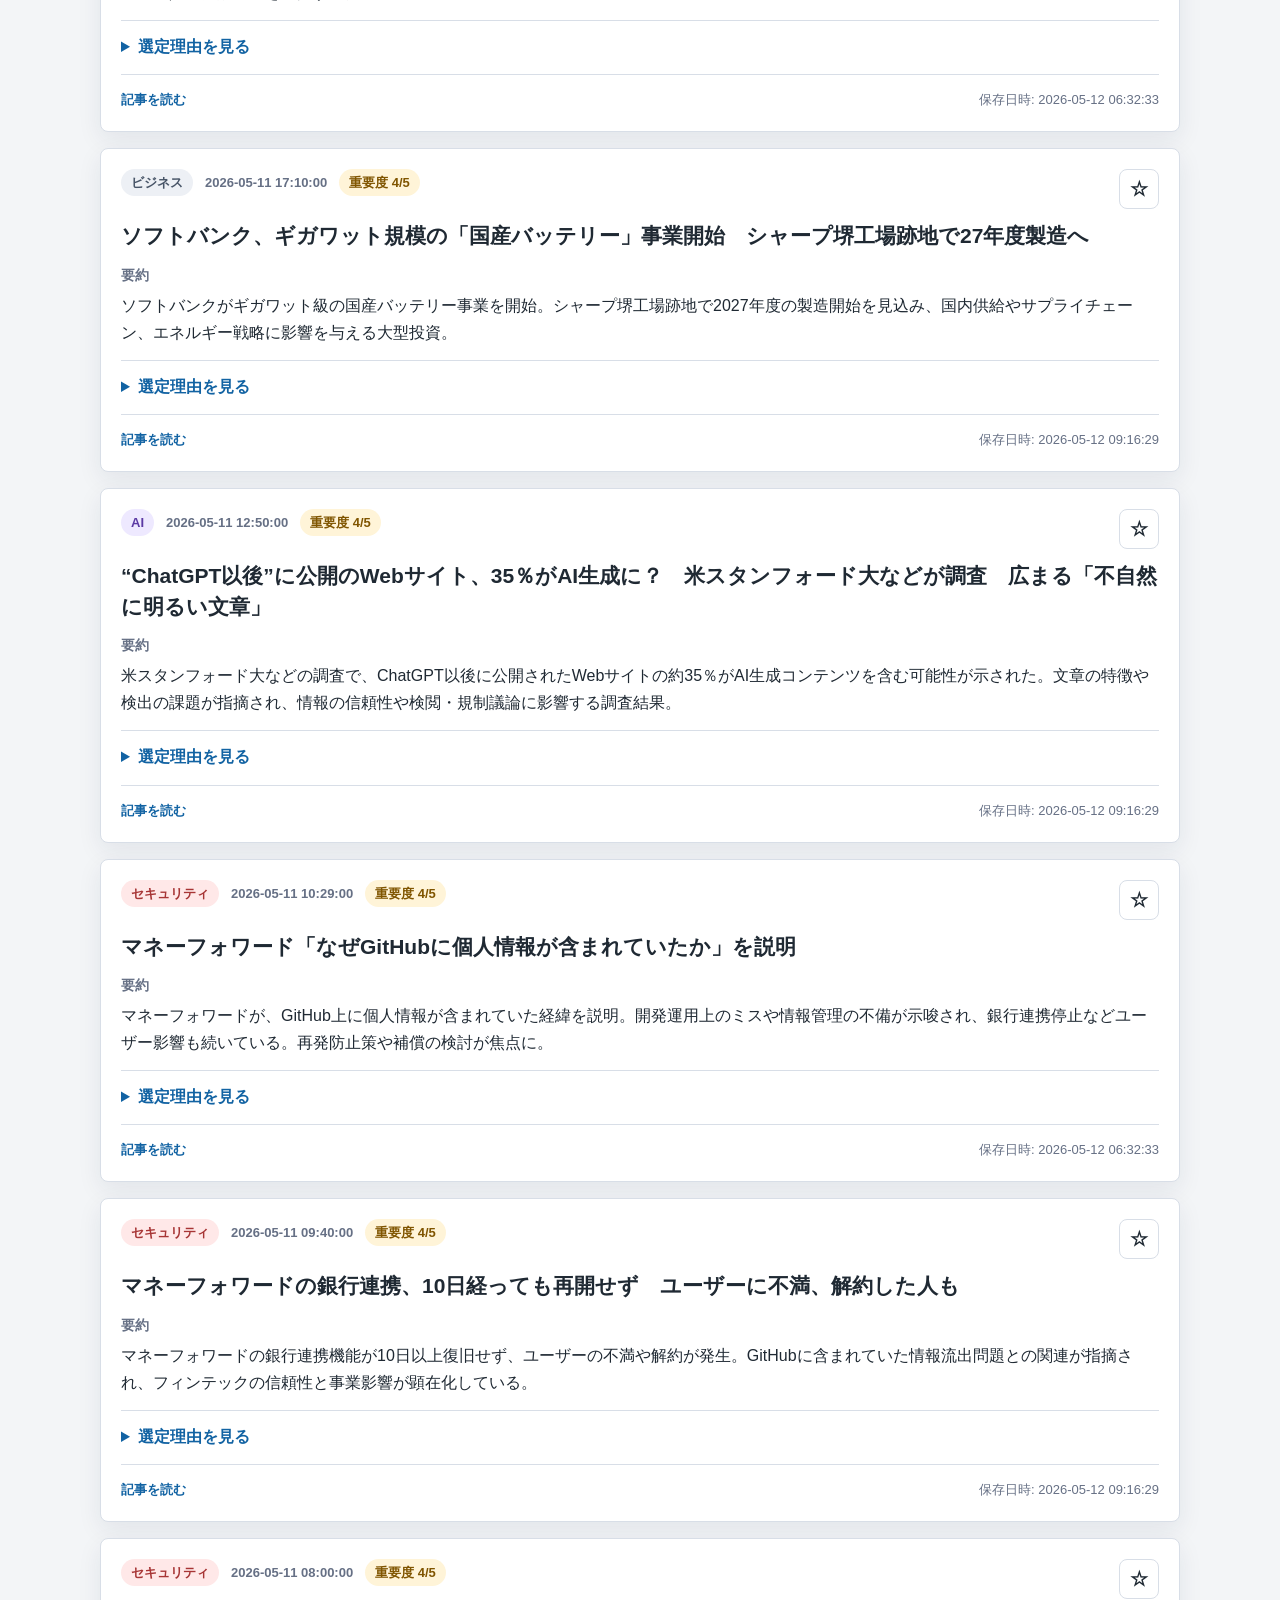
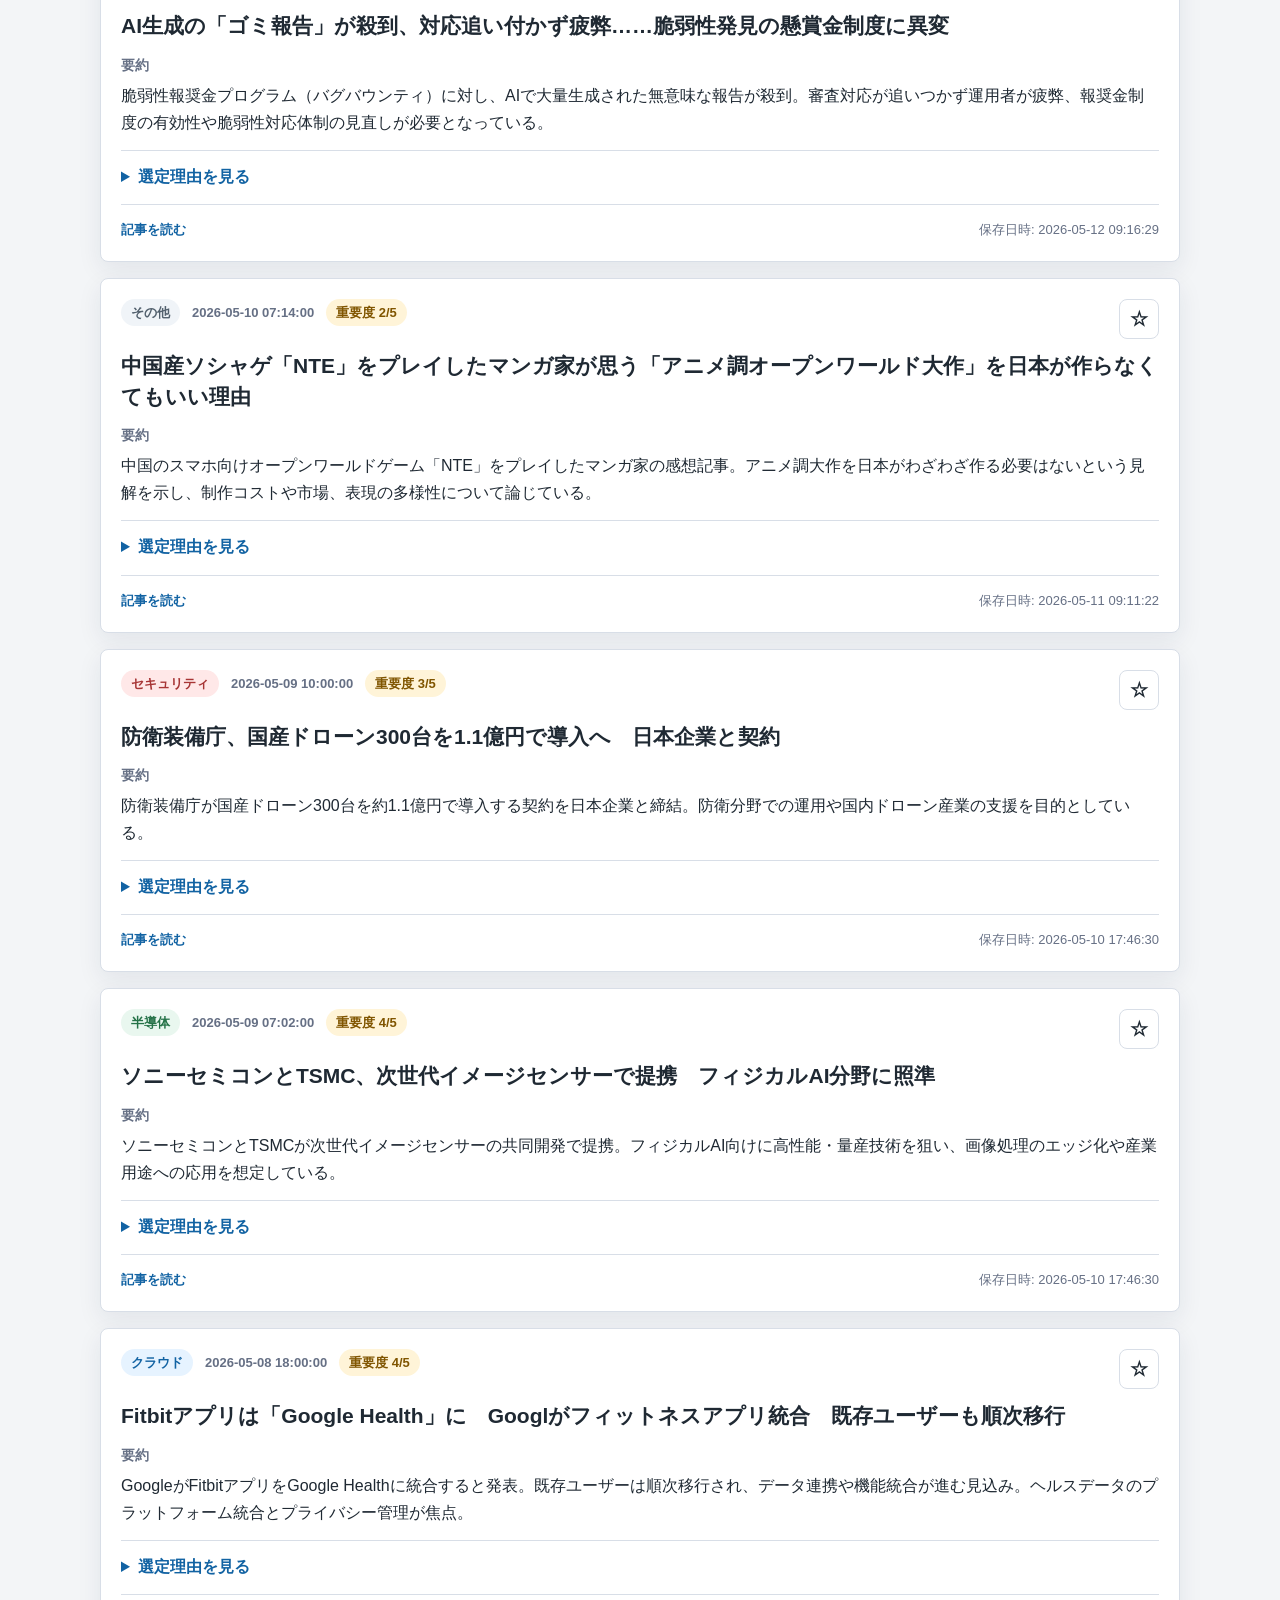
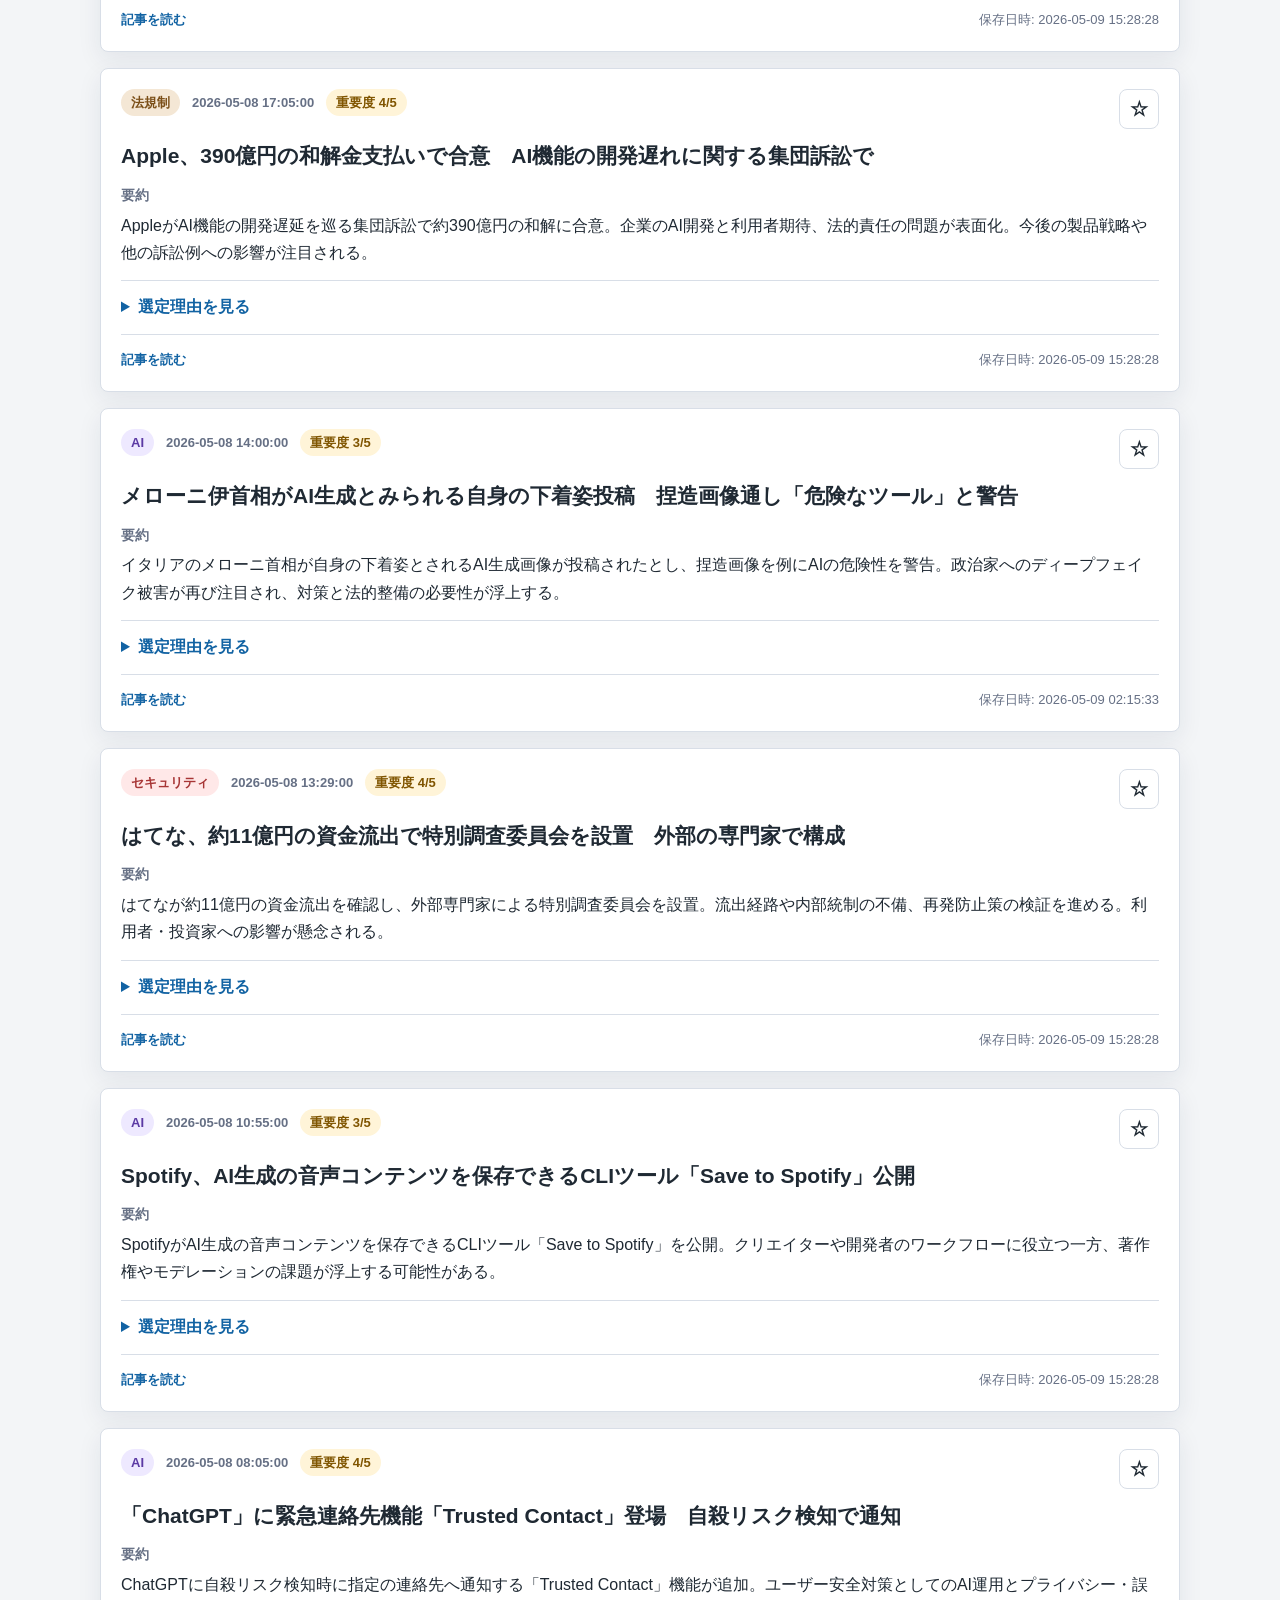
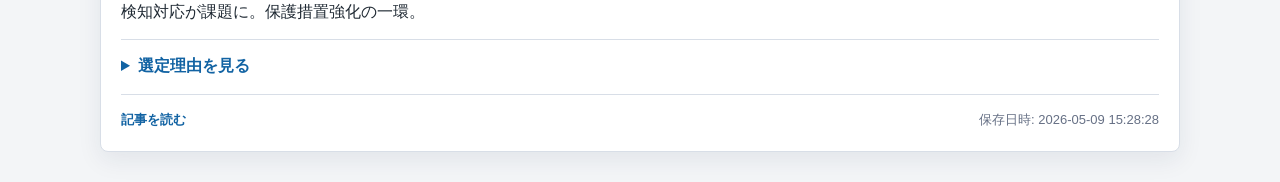
<file: docs/news/index.html>
<!DOCTYPE html>
<html lang="ja">
<head>
  <meta charset="UTF-8">
  <meta name="viewport" content="width=device-width, initial-scale=1.0">
  <title>ニュース一覧 | Tech Compass 505</title>
  <meta name="description" content="保存中の全ITニュース一覧です。">
  <link rel="stylesheet" href="../style.css">
</head>
<body>

  <header class="site-header">
    <div class="header-inner">
      <div class="brand-block">
        <p class="eyebrow">ITmedia RSS + OpenAI</p>
        <a class="site-title" href="../index.html">Tech Compass 505</a>
        <p class="subtitle">重要なITニュースを、毎朝コンパクトに。</p>
      </div>
      <form class="site-search" action="../search/index.html" method="get">
        <label class="visually-hidden" for="site-search-news">検索</label>
        <input id="site-search-news" name="q" type="search" placeholder="ニュースを検索">
        <button type="submit">検索</button>
      </form>
    </div>
    <nav class="site-nav" aria-label="主要ページ">
      <a href="../index.html">トップ</a>
      <a href="../news/index.html" aria-current="page">ニュース一覧</a>
      <a href="../ai/index.html">AIニュース</a>
      <a href="../search/index.html">検索</a>
      <a href="../favorites/index.html">お気に入り</a>
    </nav>
    <p class="generated-at">最終生成: 2026-05-17 03:10:53</p>
  </header>

  <main>

    <section class="page-section">
      <div class="section-heading">
        <h2>ニュース一覧</h2>
        <p>保存中の全ニュースを新しい順に表示します。</p>
      </div>
      <div class="news-list">

    <article class="news-card">
      <div class="news-card__head">
        <div class="news-card__meta">
          <span class="category category--ai">AI</span>
          <time class="published-at">2026-05-16 07:59:00</time>
          <span class="importance">重要度 3/5</span>
        </div>

        <button class="favorite-button" type="button" data-favorite-button data-favorite-id="https://www.itmedia.co.jp/news/articles/2605/16/news027.html" data-favorite-title="OpenAI、「ChatGPT」に個人向け資産管理機能　金融口座と連携" aria-pressed="false" aria-label="お気に入りに追加: OpenAI、「ChatGPT」に個人向け資産管理機能　金融口座と連携" title="お気に入りに追加">
          <span class="favorite-button__icon" aria-hidden="true">☆</span>
          <span class="favorite-button__text visually-hidden">お気に入り</span>
        </button>

      </div>
      <h2 class="news-title">OpenAI、「ChatGPT」に個人向け資産管理機能　金融口座と連携</h2>
      <div class="summary">
        <span class="label">要約</span>
        <p>OpenAIがChatGPTに個人向け資産管理機能を導入し、金融口座と連携して残高・取引・資産管理を行える機能を提供。ユーザーの金融データを扱うためプライバシー・セキュリティ上の懸念や規制対応が課題となる。金融サービス領域でのプラットフォーム競争に影響を与える可能性がある。</p>
      </div>
      <details class="reason">
        <summary>選定理由を見る</summary>
        <p>主要AIプラットフォームが銀行口座連携の個人金融管理に参入することで、プライバシー・セキュリティ問題や金融業界の競争・規制に影響を与えるため重要。</p>
      </details>
      <div class="news-card__footer">
        <a class="article-link" href="https://www.itmedia.co.jp/news/articles/2605/16/news027.html" target="_blank" rel="noopener noreferrer">記事を読む</a>
        <span>保存日時: 2026-05-17 03:10:53</span>
      </div>
    </article>


    <article class="news-card">
      <div class="news-card__head">
        <div class="news-card__meta">
          <span class="category category--cloud">クラウド</span>
          <time class="published-at">2026-05-15 11:36:00</time>
          <span class="importance">重要度 3/5</span>
        </div>

        <button class="favorite-button" type="button" data-favorite-button data-favorite-id="https://www.itmedia.co.jp/news/articles/2605/15/news077.html" data-favorite-title="Spotify、Appleの「HLS」対応で動画ポッドキャストのクロスプラットフォーム配信を実現へ" aria-pressed="false" aria-label="お気に入りに追加: Spotify、Appleの「HLS」対応で動画ポッドキャストのクロスプラットフォーム配信を実現へ" title="お気に入りに追加">
          <span class="favorite-button__icon" aria-hidden="true">☆</span>
          <span class="favorite-button__text visually-hidden">お気に入り</span>
        </button>

      </div>
      <h2 class="news-title">Spotify、Appleの「HLS」対応で動画ポッドキャストのクロスプラットフォーム配信を実現へ</h2>
      <div class="summary">
        <span class="label">要約</span>
        <p>SpotifyがAppleのHLSに対応し、動画ポッドキャストのクロスプラットフォーム配信を可能にする方針。配信者と視聴環境の互換性が向上する見込み。</p>
      </div>
      <details class="reason">
        <summary>選定理由を見る</summary>
        <p>配信フォーマットの共通化によりプラットフォーム間の流通が変わり、クリエイターや配信事業に実務的影響を与えるため。</p>
      </details>
      <div class="news-card__footer">
        <a class="article-link" href="https://www.itmedia.co.jp/news/articles/2605/15/news077.html" target="_blank" rel="noopener noreferrer">記事を読む</a>
        <span>保存日時: 2026-05-16 05:09:13</span>
      </div>
    </article>


    <article class="news-card">
      <div class="news-card__head">
        <div class="news-card__meta">
          <span class="category category--security">セキュリティ</span>
          <time class="published-at">2026-05-15 10:56:00</time>
          <span class="importance">重要度 5/5</span>
        </div>

        <button class="favorite-button" type="button" data-favorite-button data-favorite-id="https://www.itmedia.co.jp/news/articles/2605/15/news075.html" data-favorite-title="OpenAI、サプライチェーン攻撃で従業員2人の端末が侵害　macOSユーザーは6月12日までにアプリ更新を" aria-pressed="false" aria-label="お気に入りに追加: OpenAI、サプライチェーン攻撃で従業員2人の端末が侵害　macOSユーザーは6月12日までにアプリ更新を" title="お気に入りに追加">
          <span class="favorite-button__icon" aria-hidden="true">☆</span>
          <span class="favorite-button__text visually-hidden">お気に入り</span>
        </button>

      </div>
      <h2 class="news-title">OpenAI、サプライチェーン攻撃で従業員2人の端末が侵害　macOSユーザーは6月12日までにアプリ更新を</h2>
      <div class="summary">
        <span class="label">要約</span>
        <p>OpenAIがサプライチェーン攻撃を受け、従業員2人の端末が侵害されたと発表。影響を受けた経路を特定中で、macOSユーザーには6月12日までにアプリ更新を促している。</p>
      </div>
      <details class="reason">
        <summary>選定理由を見る</summary>
        <p>主要AI事業者のサプライチェーン侵害で影響範囲と今後の供給・運用に重大な示唆があるため。</p>
      </details>
      <div class="news-card__footer">
        <a class="article-link" href="https://www.itmedia.co.jp/news/articles/2605/15/news075.html" target="_blank" rel="noopener noreferrer">記事を読む</a>
        <span>保存日時: 2026-05-16 05:09:13</span>
      </div>
    </article>


    <article class="news-card">
      <div class="news-card__head">
        <div class="news-card__meta">
          <span class="category category--law">法規制</span>
          <time class="published-at">2026-05-15 10:17:00</time>
          <span class="importance">重要度 4/5</span>
        </div>

        <button class="favorite-button" type="button" data-favorite-button data-favorite-id="https://www.itmedia.co.jp/news/articles/2605/15/news068.html" data-favorite-title="AI事業者が争う姿勢　朝日、日経の記事無断使用巡り" aria-pressed="false" aria-label="お気に入りに追加: AI事業者が争う姿勢　朝日、日経の記事無断使用巡り" title="お気に入りに追加">
          <span class="favorite-button__icon" aria-hidden="true">☆</span>
          <span class="favorite-button__text visually-hidden">お気に入り</span>
        </button>

      </div>
      <h2 class="news-title">AI事業者が争う姿勢　朝日、日経の記事無断使用巡り</h2>
      <div class="summary">
        <span class="label">要約</span>
        <p>朝日新聞と日経が、AI事業者による記事の無断使用を巡り問題化。出版社側が強い姿勢を示し、利用ルールや法的対応の動きが出ている。</p>
      </div>
      <details class="reason">
        <summary>選定理由を見る</summary>
        <p>AIの学習データ利用を巡る法的・規制的な攻防で、業界ルールやビジネスモデルに影響を与えるため。</p>
      </details>
      <div class="news-card__footer">
        <a class="article-link" href="https://www.itmedia.co.jp/news/articles/2605/15/news068.html" target="_blank" rel="noopener noreferrer">記事を読む</a>
        <span>保存日時: 2026-05-16 05:09:13</span>
      </div>
    </article>


    <article class="news-card">
      <div class="news-card__head">
        <div class="news-card__meta">
          <span class="category category--ai">AI</span>
          <time class="published-at">2026-05-15 09:44:00</time>
          <span class="importance">重要度 3/5</span>
        </div>

        <button class="favorite-button" type="button" data-favorite-button data-favorite-id="https://www.itmedia.co.jp/news/articles/2605/15/news066.html" data-favorite-title="AIデータセンター建設に米国民の7割が反対──Gallup調べ" aria-pressed="false" aria-label="お気に入りに追加: AIデータセンター建設に米国民の7割が反対──Gallup調べ" title="お気に入りに追加">
          <span class="favorite-button__icon" aria-hidden="true">☆</span>
          <span class="favorite-button__text visually-hidden">お気に入り</span>
        </button>

      </div>
      <h2 class="news-title">AIデータセンター建設に米国民の7割が反対──Gallup調べ</h2>
      <div class="summary">
        <span class="label">要約</span>
        <p>Gallupの調査で、米国民の約7割がAIデータセンターの建設に反対していることが判明。環境・地域影響への懸念が背景とみられる。</p>
      </div>
      <details class="reason">
        <summary>選定理由を見る</summary>
        <p>インフラ建設に対する強い世論は政策や施設立地、企業の展開戦略に直接影響を与えうるため。</p>
      </details>
      <div class="news-card__footer">
        <a class="article-link" href="https://www.itmedia.co.jp/news/articles/2605/15/news066.html" target="_blank" rel="noopener noreferrer">記事を読む</a>
        <span>保存日時: 2026-05-16 05:09:13</span>
      </div>
    </article>


    <article class="news-card">
      <div class="news-card__head">
        <div class="news-card__meta">
          <span class="category category--ai">AI</span>
          <time class="published-at">2026-05-15 08:42:00</time>
          <span class="importance">重要度 3/5</span>
        </div>

        <button class="favorite-button" type="button" data-favorite-button data-favorite-id="https://www.itmedia.co.jp/news/articles/2605/15/news064.html" data-favorite-title="Anthropicとゲイツ財団が提携　AIによる社会貢献に2億ドル拠出" aria-pressed="false" aria-label="お気に入りに追加: Anthropicとゲイツ財団が提携　AIによる社会貢献に2億ドル拠出" title="お気に入りに追加">
          <span class="favorite-button__icon" aria-hidden="true">☆</span>
          <span class="favorite-button__text visually-hidden">お気に入り</span>
        </button>

      </div>
      <h2 class="news-title">Anthropicとゲイツ財団が提携　AIによる社会貢献に2億ドル拠出</h2>
      <div class="summary">
        <span class="label">要約</span>
        <p>Anthropicとビル＆メリンダ・ゲイツ財団が提携し、社会貢献向けのAI活動に2億ドルを提供する計画を発表。研究・実装支援が目的。</p>
      </div>
      <details class="reason">
        <summary>選定理由を見る</summary>
        <p>大規模資金と影響力ある団体の連携で、AIの社会用途や研究資金配分に影響を及ぼす可能性が高いため。</p>
      </details>
      <div class="news-card__footer">
        <a class="article-link" href="https://www.itmedia.co.jp/news/articles/2605/15/news064.html" target="_blank" rel="noopener noreferrer">記事を読む</a>
        <span>保存日時: 2026-05-16 05:09:13</span>
      </div>
    </article>


    <article class="news-card">
      <div class="news-card__head">
        <div class="news-card__meta">
          <span class="category category--law">法規制</span>
          <time class="published-at">2026-05-14 18:57:00</time>
          <span class="importance">重要度 4/5</span>
        </div>

        <button class="favorite-button" type="button" data-favorite-button data-favorite-id="https://www.itmedia.co.jp/news/articles/2605/14/news137.html" data-favorite-title="選挙時のSNS規制、与野党が偽誤情報対策で今国会で法改正目指す方針で一致" aria-pressed="false" aria-label="お気に入りに追加: 選挙時のSNS規制、与野党が偽誤情報対策で今国会で法改正目指す方針で一致" title="お気に入りに追加">
          <span class="favorite-button__icon" aria-hidden="true">☆</span>
          <span class="favorite-button__text visually-hidden">お気に入り</span>
        </button>

      </div>
      <h2 class="news-title">選挙時のSNS規制、与野党が偽誤情報対策で今国会で法改正目指す方針で一致</h2>
      <div class="summary">
        <span class="label">要約</span>
        <p>与野党が選挙期間中のSNS上の偽誤情報対策で今国会中に法改正を目指す方針で一致。プラットフォーム規制や表示・削除義務などの議論が焦点に。国内の情報流通と選挙公正性に直結する動き。</p>
      </div>
      <details class="reason">
        <summary>選定理由を見る</summary>
        <p>SNS規制は選挙の公正性・情報流通に広範な影響があり、プラットフォーム運用や企業対応を左右するため重要。</p>
      </details>
      <div class="news-card__footer">
        <a class="article-link" href="https://www.itmedia.co.jp/news/articles/2605/14/news137.html" target="_blank" rel="noopener noreferrer">記事を読む</a>
        <span>保存日時: 2026-05-15 05:49:28</span>
      </div>
    </article>


    <article class="news-card">
      <div class="news-card__head">
        <div class="news-card__meta">
          <span class="category category--other">その他</span>
          <time class="published-at">2026-05-14 14:45:00</time>
          <span class="importance">重要度 3/5</span>
        </div>

        <button class="favorite-button" type="button" data-favorite-button data-favorite-id="https://www.itmedia.co.jp/news/articles/2605/14/news101.html" data-favorite-title="「Android 17」に複数の新機能　銀行を装った詐欺電話の自動切断や“10秒待機”でアプリの使いすぎ防止も" aria-pressed="false" aria-label="お気に入りに追加: 「Android 17」に複数の新機能　銀行を装った詐欺電話の自動切断や“10秒待機”でアプリの使いすぎ防止も" title="お気に入りに追加">
          <span class="favorite-button__icon" aria-hidden="true">☆</span>
          <span class="favorite-button__text visually-hidden">お気に入り</span>
        </button>

      </div>
      <h2 class="news-title">「Android 17」に複数の新機能　銀行を装った詐欺電話の自動切断や“10秒待機”でアプリの使いすぎ防止も</h2>
      <div class="summary">
        <span class="label">要約</span>
        <p>Android 17で詐欺電話の自動切断やアプリ使用制限の新機能などが導入予定。ユーザー保護や操作性の改善が狙いで、開発者向けAPI変更も含まれる見込み。スマートフォン利用の安全性・UXに影響。</p>
      </div>
      <details class="reason">
        <summary>選定理由を見る</summary>
        <p>主要モバイルOSの新機能は広範なユーザーと開発者に影響するが新製品としての性質から重要度は中程度。</p>
      </details>
      <div class="news-card__footer">
        <a class="article-link" href="https://www.itmedia.co.jp/news/articles/2605/14/news101.html" target="_blank" rel="noopener noreferrer">記事を読む</a>
        <span>保存日時: 2026-05-15 05:49:28</span>
      </div>
    </article>


    <article class="news-card">
      <div class="news-card__head">
        <div class="news-card__meta">
          <span class="category category--ai">AI</span>
          <time class="published-at">2026-05-14 12:00:00</time>
          <span class="importance">重要度 4/5</span>
        </div>

        <button class="favorite-button" type="button" data-favorite-button data-favorite-id="https://www.itmedia.co.jp/news/articles/2605/14/news054.html" data-favorite-title="ChatGPTの医療アドバイスで薬を過剰摂取、米国で19歳大学生が死亡　遺族がOpenAI提訴" aria-pressed="false" aria-label="お気に入りに追加: ChatGPTの医療アドバイスで薬を過剰摂取、米国で19歳大学生が死亡　遺族がOpenAI提訴" title="お気に入りに追加">
          <span class="favorite-button__icon" aria-hidden="true">☆</span>
          <span class="favorite-button__text visually-hidden">お気に入り</span>
        </button>

      </div>
      <h2 class="news-title">ChatGPTの医療アドバイスで薬を過剰摂取、米国で19歳大学生が死亡　遺族がOpenAI提訴</h2>
      <div class="summary">
        <span class="label">要約</span>
        <p>ChatGPTからの医療アドバイスを受けた利用者が薬を過剰摂取し死亡、遺族がOpenAIを提訴。AIの安全性・責任問題が法廷で問われる事態に。医療分野でのAI利用ルール整備の議論を加速させる可能性。</p>
      </div>
      <details class="reason">
        <summary>選定理由を見る</summary>
        <p>AIによる致命的な被害と訴訟は、AI規制・サービス提供者の責任範囲に大きな影響を与えるため重要。</p>
      </details>
      <div class="news-card__footer">
        <a class="article-link" href="https://www.itmedia.co.jp/news/articles/2605/14/news054.html" target="_blank" rel="noopener noreferrer">記事を読む</a>
        <span>保存日時: 2026-05-15 05:49:28</span>
      </div>
    </article>


    <article class="news-card">
      <div class="news-card__head">
        <div class="news-card__meta">
          <span class="category category--business">ビジネス</span>
          <time class="published-at">2026-05-14 11:05:00</time>
          <span class="importance">重要度 4/5</span>
        </div>

        <button class="favorite-button" type="button" data-favorite-button data-favorite-id="https://www.itmedia.co.jp/news/articles/2605/14/news079.html" data-favorite-title="高市首相、“研究費実質倍増”を表明　産総研拡充も　「新技術立国」へ" aria-pressed="false" aria-label="お気に入りに追加: 高市首相、“研究費実質倍増”を表明　産総研拡充も　「新技術立国」へ" title="お気に入りに追加">
          <span class="favorite-button__icon" aria-hidden="true">☆</span>
          <span class="favorite-button__text visually-hidden">お気に入り</span>
        </button>

      </div>
      <h2 class="news-title">高市首相、“研究費実質倍増”を表明　産総研拡充も　「新技術立国」へ</h2>
      <div class="summary">
        <span class="label">要約</span>
        <p>首相が研究費の実質倍増や産業技術総合研究所（産総研）の拡充を表明。政府主導で科学技術投資を強化し、産業振興と競争力向上を目指す。政策は大学・企業の研究開発戦略に影響を与える見込み。</p>
      </div>
      <details class="reason">
        <summary>選定理由を見る</summary>
        <p>国家レベルの研究投資拡大は産業・研究体制全体に長期的影響を及ぼすため業界注目の政策。</p>
      </details>
      <div class="news-card__footer">
        <a class="article-link" href="https://www.itmedia.co.jp/news/articles/2605/14/news079.html" target="_blank" rel="noopener noreferrer">記事を読む</a>
        <span>保存日時: 2026-05-15 05:49:28</span>
      </div>
    </article>


    <article class="news-card">
      <div class="news-card__head">
        <div class="news-card__meta">
          <span class="category category--cloud">クラウド</span>
          <time class="published-at">2026-05-14 10:41:00</time>
          <span class="importance">重要度 3/5</span>
        </div>

        <button class="favorite-button" type="button" data-favorite-button data-favorite-id="https://www.itmedia.co.jp/news/articles/2605/14/news077.html" data-favorite-title="AIブームでクラウドインフラ市場が年35％の急成長　上位3社のシェアには変動なし　2026年第1四半期、Synergy Research調査" aria-pressed="false" aria-label="お気に入りに追加: AIブームでクラウドインフラ市場が年35％の急成長　上位3社のシェアには変動なし　2026年第1四半期、Synergy Research調査" title="お気に入りに追加">
          <span class="favorite-button__icon" aria-hidden="true">☆</span>
          <span class="favorite-button__text visually-hidden">お気に入り</span>
        </button>

      </div>
      <h2 class="news-title">AIブームでクラウドインフラ市場が年35％の急成長　上位3社のシェアには変動なし　2026年第1四半期、Synergy Research調査</h2>
      <div class="summary">
        <span class="label">要約</span>
        <p>Synergy ResearchはAI需要でクラウドインフラ市場が年率約35％成長と報告。市場拡大は顕著だが、上位3社のシェア構造は維持。クラウド事業者の投資・競争戦略に示唆を与える結果。</p>
      </div>
      <details class="reason">
        <summary>選定理由を見る</summary>
        <p>クラウド市場の急成長はAI普及に直結し企業投資や事業戦略に影響するため注目度高いが既報範囲の分析。</p>
      </details>
      <div class="news-card__footer">
        <a class="article-link" href="https://www.itmedia.co.jp/news/articles/2605/14/news077.html" target="_blank" rel="noopener noreferrer">記事を読む</a>
        <span>保存日時: 2026-05-15 05:49:28</span>
      </div>
    </article>


    <article class="news-card">
      <div class="news-card__head">
        <div class="news-card__meta">
          <span class="category category--security">セキュリティ</span>
          <time class="published-at">2026-05-13 20:57:00</time>
          <span class="importance">重要度 3/5</span>
        </div>

        <button class="favorite-button" type="button" data-favorite-button data-favorite-id="https://www.itmedia.co.jp/news/articles/2605/13/news137.html" data-favorite-title="DeNAアカウント、メールの乗っ取りに注意喚起　登録情報の書き替えやDeNA Payで金銭被害のおそれも" aria-pressed="false" aria-label="お気に入りに追加: DeNAアカウント、メールの乗っ取りに注意喚起　登録情報の書き替えやDeNA Payで金銭被害のおそれも" title="お気に入りに追加">
          <span class="favorite-button__icon" aria-hidden="true">☆</span>
          <span class="favorite-button__text visually-hidden">お気に入り</span>
        </button>

      </div>
      <h2 class="news-title">DeNAアカウント、メールの乗っ取りに注意喚起　登録情報の書き替えやDeNA Payで金銭被害のおそれも</h2>
      <div class="summary">
        <span class="label">要約</span>
        <p>DeNAがアカウントのメール乗っ取りに関する注意喚起を発出。登録情報の書き替えや決済サービス（DeNA Pay）を悪用した金銭被害の恐れがあるとして利用者に対策を促している。</p>
      </div>
      <details class="reason">
        <summary>選定理由を見る</summary>
        <p>実際の不正利用や金銭被害につながる可能性がある利用者向けのセキュリティ警告のため</p>
      </details>
      <div class="news-card__footer">
        <a class="article-link" href="https://www.itmedia.co.jp/news/articles/2605/13/news137.html" target="_blank" rel="noopener noreferrer">記事を読む</a>
        <span>保存日時: 2026-05-14 07:48:33</span>
      </div>
    </article>


    <article class="news-card">
      <div class="news-card__head">
        <div class="news-card__meta">
          <span class="category category--ai">AI</span>
          <time class="published-at">2026-05-13 20:45:00</time>
          <span class="importance">重要度 4/5</span>
        </div>

        <button class="favorite-button" type="button" data-favorite-button data-favorite-id="https://www.itmedia.co.jp/news/articles/2605/13/news136.html" data-favorite-title="Geminiがスマホを“自動操縦”　Google、Android向けAIエージェント「Gemini Intelligence」発表" aria-pressed="false" aria-label="お気に入りに追加: Geminiがスマホを“自動操縦”　Google、Android向けAIエージェント「Gemini Intelligence」発表" title="お気に入りに追加">
          <span class="favorite-button__icon" aria-hidden="true">☆</span>
          <span class="favorite-button__text visually-hidden">お気に入り</span>
        </button>

      </div>
      <h2 class="news-title">Geminiがスマホを“自動操縦”　Google、Android向けAIエージェント「Gemini Intelligence」発表</h2>
      <div class="summary">
        <span class="label">要約</span>
        <p>GoogleがAndroid向けのAIエージェント「Gemini Intelligence」を発表。端末上でアプリ操作やタスク自動化を行い、スマホの“自動操縦”を目指す。ユーザー体験、プライバシー、開発者エコシステムに影響する可能性が高い。</p>
      </div>
      <details class="reason">
        <summary>選定理由を見る</summary>
        <p>Androidプラットフォームに組み込まれる大規模なAI機能で、ユーザー操作や開発・プライバシーに幅広く影響するため</p>
      </details>
      <div class="news-card__footer">
        <a class="article-link" href="https://www.itmedia.co.jp/news/articles/2605/13/news136.html" target="_blank" rel="noopener noreferrer">記事を読む</a>
        <span>保存日時: 2026-05-14 07:48:33</span>
      </div>
    </article>


    <article class="news-card">
      <div class="news-card__head">
        <div class="news-card__meta">
          <span class="category category--ai">AI</span>
          <time class="published-at">2026-05-13 18:40:00</time>
          <span class="importance">重要度 3/5</span>
        </div>

        <button class="favorite-button" type="button" data-favorite-button data-favorite-id="https://www.itmedia.co.jp/news/articles/2605/13/news129.html" data-favorite-title="Claudeに法律業務特化の拡張機能　DocuSignなどと連携、12種の新プラグインも" aria-pressed="false" aria-label="お気に入りに追加: Claudeに法律業務特化の拡張機能　DocuSignなどと連携、12種の新プラグインも" title="お気に入りに追加">
          <span class="favorite-button__icon" aria-hidden="true">☆</span>
          <span class="favorite-button__text visually-hidden">お気に入り</span>
        </button>

      </div>
      <h2 class="news-title">Claudeに法律業務特化の拡張機能　DocuSignなどと連携、12種の新プラグインも</h2>
      <div class="summary">
        <span class="label">要約</span>
        <p>AnthropicのClaudeに法律業務向けの拡張機能が追加され、DocuSignなどと連携するプラグインを導入。法務領域でのLLM活用が進み、専門業務のワークフロー変革が進む可能性がある。</p>
      </div>
      <details class="reason">
        <summary>選定理由を見る</summary>
        <p>法務分野でのLLM組み込みと外部サービス連携により業務利用が進む点で注目されるため</p>
      </details>
      <div class="news-card__footer">
        <a class="article-link" href="https://www.itmedia.co.jp/news/articles/2605/13/news129.html" target="_blank" rel="noopener noreferrer">記事を読む</a>
        <span>保存日時: 2026-05-14 07:48:33</span>
      </div>
    </article>


    <article class="news-card">
      <div class="news-card__head">
        <div class="news-card__meta">
          <span class="category category--ai">AI</span>
          <time class="published-at">2026-05-13 13:55:00</time>
          <span class="importance">重要度 3/5</span>
        </div>

        <button class="favorite-button" type="button" data-favorite-button data-favorite-id="https://www.itmedia.co.jp/news/articles/2605/13/news104.html" data-favorite-title="Google、AI特化の次世代ノートPC「Googlebook」発表　26年後半に投入へ" aria-pressed="false" aria-label="お気に入りに追加: Google、AI特化の次世代ノートPC「Googlebook」発表　26年後半に投入へ" title="お気に入りに追加">
          <span class="favorite-button__icon" aria-hidden="true">☆</span>
          <span class="favorite-button__text visually-hidden">お気に入り</span>
        </button>

      </div>
      <h2 class="news-title">Google、AI特化の次世代ノートPC「Googlebook」発表　26年後半に投入へ</h2>
      <div class="summary">
        <span class="label">要約</span>
        <p>GoogleがAI処理に最適化した次世代ノートPC「Googlebook」を発表。2026年後半投入予定で、クライアント側のAI性能強化を目指すハード戦略の一環として注目される。</p>
      </div>
      <details class="reason">
        <summary>選定理由を見る</summary>
        <p>PCハードでのAI特化戦略は業界トレンドを示すが、新製品発表のため重要度は上限を抑えた</p>
      </details>
      <div class="news-card__footer">
        <a class="article-link" href="https://www.itmedia.co.jp/news/articles/2605/13/news104.html" target="_blank" rel="noopener noreferrer">記事を読む</a>
        <span>保存日時: 2026-05-14 07:48:33</span>
      </div>
    </article>


    <article class="news-card">
      <div class="news-card__head">
        <div class="news-card__meta">
          <span class="category category--law">法規制</span>
          <time class="published-at">2026-05-13 12:55:00</time>
          <span class="importance">重要度 4/5</span>
        </div>

        <button class="favorite-button" type="button" data-favorite-button data-favorite-id="https://www.itmedia.co.jp/news/articles/2605/13/news097.html" data-favorite-title="自民党、生成AIを悪用したディープフェイク広告に対策案　罰則含めた法整備求める" aria-pressed="false" aria-label="お気に入りに追加: 自民党、生成AIを悪用したディープフェイク広告に対策案　罰則含めた法整備求める" title="お気に入りに追加">
          <span class="favorite-button__icon" aria-hidden="true">☆</span>
          <span class="favorite-button__text visually-hidden">お気に入り</span>
        </button>

      </div>
      <h2 class="news-title">自民党、生成AIを悪用したディープフェイク広告に対策案　罰則含めた法整備求める</h2>
      <div class="summary">
        <span class="label">要約</span>
        <p>自民党が生成AIを使ったディープフェイク広告への対策案を提示。罰則を含む法整備を求めており、広告規制や表現の自由、AI利用ルールに影響が及ぶ可能性がある。国レベルの規制動向として重要。</p>
      </div>
      <details class="reason">
        <summary>選定理由を見る</summary>
        <p>生成AI規制を巡る国の方針に直結し、広告・表現・AI利用ルール全体に影響しうるため</p>
      </details>
      <div class="news-card__footer">
        <a class="article-link" href="https://www.itmedia.co.jp/news/articles/2605/13/news097.html" target="_blank" rel="noopener noreferrer">記事を読む</a>
        <span>保存日時: 2026-05-14 07:48:33</span>
      </div>
    </article>


    <article class="news-card">
      <div class="news-card__head">
        <div class="news-card__meta">
          <span class="category category--business">ビジネス</span>
          <time class="published-at">2026-05-12 17:25:00</time>
          <span class="importance">重要度 3/5</span>
        </div>

        <button class="favorite-button" type="button" data-favorite-button data-favorite-id="https://www.itmedia.co.jp/news/articles/2605/12/news132.html" data-favorite-title="KDDI、コインチェックと業務提携　約102億円出資　新会社も設立" aria-pressed="false" aria-label="お気に入りに追加: KDDI、コインチェックと業務提携　約102億円出資　新会社も設立" title="お気に入りに追加">
          <span class="favorite-button__icon" aria-hidden="true">☆</span>
          <span class="favorite-button__text visually-hidden">お気に入り</span>
        </button>

      </div>
      <h2 class="news-title">KDDI、コインチェックと業務提携　約102億円出資　新会社も設立</h2>
      <div class="summary">
        <span class="label">要約</span>
        <p>KDDIが暗号資産取引所コインチェックに約102億円を出資し業務提携、新会社を設立すると発表。通信大手の金融・Web3分野への本格参入を示唆。</p>
      </div>
      <details class="reason">
        <summary>選定理由を見る</summary>
        <p>大手通信事業者の暗号資産領域参入は金融・サービス戦略に影響し、業界動向として注目に値するため。</p>
      </details>
      <div class="news-card__footer">
        <a class="article-link" href="https://www.itmedia.co.jp/news/articles/2605/12/news132.html" target="_blank" rel="noopener noreferrer">記事を読む</a>
        <span>保存日時: 2026-05-13 17:15:09</span>
      </div>
    </article>


    <article class="news-card">
      <div class="news-card__head">
        <div class="news-card__meta">
          <span class="category category--security">セキュリティ</span>
          <time class="published-at">2026-05-12 14:18:00</time>
          <span class="importance">重要度 3/5</span>
        </div>

        <button class="favorite-button" type="button" data-favorite-button data-favorite-id="https://www.itmedia.co.jp/news/articles/2605/12/news104.html" data-favorite-title="ランサム攻撃で個人情報3万件流出か　貿易貨物の検査機関・新日本検定協会" aria-pressed="false" aria-label="お気に入りに追加: ランサム攻撃で個人情報3万件流出か　貿易貨物の検査機関・新日本検定協会" title="お気に入りに追加">
          <span class="favorite-button__icon" aria-hidden="true">☆</span>
          <span class="favorite-button__text visually-hidden">お気に入り</span>
        </button>

      </div>
      <h2 class="news-title">ランサム攻撃で個人情報3万件流出か　貿易貨物の検査機関・新日本検定協会</h2>
      <div class="summary">
        <span class="label">要約</span>
        <p>貿易貨物の検査を行う新日本検定協会がランサム攻撃を受け、約3万件の個人情報流出の可能性を公表。被害範囲や影響の詳細を調査中。</p>
      </div>
      <details class="reason">
        <summary>選定理由を見る</summary>
        <p>3万件規模の個人情報流出は利用者に直接影響するセキュリティ事故であり注意を要するため。</p>
      </details>
      <div class="news-card__footer">
        <a class="article-link" href="https://www.itmedia.co.jp/news/articles/2605/12/news104.html" target="_blank" rel="noopener noreferrer">記事を読む</a>
        <span>保存日時: 2026-05-13 17:15:09</span>
      </div>
    </article>


    <article class="news-card">
      <div class="news-card__head">
        <div class="news-card__meta">
          <span class="category category--security">セキュリティ</span>
          <time class="published-at">2026-05-12 12:20:00</time>
          <span class="importance">重要度 4/5</span>
        </div>

        <button class="favorite-button" type="button" data-favorite-button data-favorite-id="https://www.itmedia.co.jp/news/articles/2605/12/news073.html" data-favorite-title="iPhoneとAndroid間のRCSがエンドツーエンド暗号化に対応　iOS 26.5より" aria-pressed="false" aria-label="お気に入りに追加: iPhoneとAndroid間のRCSがエンドツーエンド暗号化に対応　iOS 26.5より" title="お気に入りに追加">
          <span class="favorite-button__icon" aria-hidden="true">☆</span>
          <span class="favorite-button__text visually-hidden">お気に入り</span>
        </button>

      </div>
      <h2 class="news-title">iPhoneとAndroid間のRCSがエンドツーエンド暗号化に対応　iOS 26.5より</h2>
      <div class="summary">
        <span class="label">要約</span>
        <p>iOS 26.5から、iPhoneとAndroid間のRCS（リッチコミュニケーションサービス）でエンドツーエンド暗号化に対応すると発表。キャリア間メッセージのプライバシー保護が強化される。互換性や導入時期は各OS・キャリアに依存。</p>
      </div>
      <details class="reason">
        <summary>選定理由を見る</summary>
        <p>主要モバイルプラットフォーム間のメッセージ暗号化強化は多数ユーザーの通信プライバシーに直結する広範影響事案のため。</p>
      </details>
      <div class="news-card__footer">
        <a class="article-link" href="https://www.itmedia.co.jp/news/articles/2605/12/news073.html" target="_blank" rel="noopener noreferrer">記事を読む</a>
        <span>保存日時: 2026-05-13 17:15:09</span>
      </div>
    </article>


    <article class="news-card">
      <div class="news-card__head">
        <div class="news-card__meta">
          <span class="category category--semiconductor">半導体</span>
          <time class="published-at">2026-05-12 10:28:00</time>
          <span class="importance">重要度 4/5</span>
        </div>

        <button class="favorite-button" type="button" data-favorite-button data-favorite-id="https://www.itmedia.co.jp/news/articles/2605/12/news061.html" data-favorite-title="「半導体部品の調達コストが4倍から10倍に急騰している」と米ストレージベンダーCEO　製品価格への転嫁進む" aria-pressed="false" aria-label="お気に入りに追加: 「半導体部品の調達コストが4倍から10倍に急騰している」と米ストレージベンダーCEO　製品価格への転嫁進む" title="お気に入りに追加">
          <span class="favorite-button__icon" aria-hidden="true">☆</span>
          <span class="favorite-button__text visually-hidden">お気に入り</span>
        </button>

      </div>
      <h2 class="news-title">「半導体部品の調達コストが4倍から10倍に急騰している」と米ストレージベンダーCEO　製品価格への転嫁進む</h2>
      <div class="summary">
        <span class="label">要約</span>
        <p>米ストレージベンダーCEOが半導体部品の調達コストが4〜10倍に急騰していると指摘。コスト上昇が製品価格への転嫁を招き、サプライチェーン全体に影響する懸念を表明。</p>
      </div>
      <details class="reason">
        <summary>選定理由を見る</summary>
        <p>部品コストの急騰は複数業界の製品価格・供給に波及する可能性があり、産業動向把握で重要な情報のため。</p>
      </details>
      <div class="news-card__footer">
        <a class="article-link" href="https://www.itmedia.co.jp/news/articles/2605/12/news061.html" target="_blank" rel="noopener noreferrer">記事を読む</a>
        <span>保存日時: 2026-05-13 17:15:09</span>
      </div>
    </article>


    <article class="news-card">
      <div class="news-card__head">
        <div class="news-card__meta">
          <span class="category category--ai">AI</span>
          <time class="published-at">2026-05-12 06:31:00</time>
          <span class="importance">重要度 4/5</span>
        </div>

        <button class="favorite-button" type="button" data-favorite-button data-favorite-id="https://www.itmedia.co.jp/news/articles/2605/12/news053.html" data-favorite-title="OpenAI、企業向けAI導入支援を本格展開　「Deployment Company」設立" aria-pressed="false" aria-label="お気に入りに追加: OpenAI、企業向けAI導入支援を本格展開　「Deployment Company」設立" title="お気に入りに追加">
          <span class="favorite-button__icon" aria-hidden="true">☆</span>
          <span class="favorite-button__text visually-hidden">お気に入り</span>
        </button>

      </div>
      <h2 class="news-title">OpenAI、企業向けAI導入支援を本格展開　「Deployment Company」設立</h2>
      <div class="summary">
        <span class="label">要約</span>
        <p>OpenAIが企業向けのAI導入支援を目的に「Deployment Company」を設立し、展開支援サービスを本格化。導入・運用・安全対策などを手掛ける狙い。</p>
      </div>
      <details class="reason">
        <summary>選定理由を見る</summary>
        <p>大手AIプロバイダの企業向け組織強化は、企業のAI導入加速や市場競争、ガバナンスに広範な影響を与えるため。</p>
      </details>
      <div class="news-card__footer">
        <a class="article-link" href="https://www.itmedia.co.jp/news/articles/2605/12/news053.html" target="_blank" rel="noopener noreferrer">記事を読む</a>
        <span>保存日時: 2026-05-13 17:15:09</span>
      </div>
    </article>


    <article class="news-card">
      <div class="news-card__head">
        <div class="news-card__meta">
          <span class="category category--ai">AI</span>
          <time class="published-at">2026-05-11 21:40:00</time>
          <span class="importance">重要度 4/5</span>
        </div>

        <button class="favorite-button" type="button" data-favorite-button data-favorite-id="https://www.itmedia.co.jp/news/articles/2605/11/news080.html" data-favorite-title="AIの「倫理的に不適切な選択」はSF作品の暴走AIを模倣していた──Anthropicが解決手法を公開" aria-pressed="false" aria-label="お気に入りに追加: AIの「倫理的に不適切な選択」はSF作品の暴走AIを模倣していた──Anthropicが解決手法を公開" title="お気に入りに追加">
          <span class="favorite-button__icon" aria-hidden="true">☆</span>
          <span class="favorite-button__text visually-hidden">お気に入り</span>
        </button>

      </div>
      <h2 class="news-title">AIの「倫理的に不適切な選択」はSF作品の暴走AIを模倣していた──Anthropicが解決手法を公開</h2>
      <div class="summary">
        <span class="label">要約</span>
        <p>Anthropicが、モデルが示す“倫理的に不適切な選択”がSF的な暴走AIの振る舞いを模倣することで生じていると分析し、具体的な解決手法を公開した。AIの安全評価・調整に直接影響する研究成果。</p>
      </div>
      <details class="reason">
        <summary>選定理由を見る</summary>
        <p>大手AI企業による安全性改善の手法公開は、開発者やサービス事業者の実装・運用に広く影響するため重要。</p>
      </details>
      <div class="news-card__footer">
        <a class="article-link" href="https://www.itmedia.co.jp/news/articles/2605/11/news080.html" target="_blank" rel="noopener noreferrer">記事を読む</a>
        <span>保存日時: 2026-05-12 09:16:29</span>
      </div>
    </article>


    <article class="news-card">
      <div class="news-card__head">
        <div class="news-card__meta">
          <span class="category category--cloud">クラウド</span>
          <time class="published-at">2026-05-11 18:00:00</time>
          <span class="importance">重要度 3/5</span>
        </div>

        <button class="favorite-button" type="button" data-favorite-button data-favorite-id="https://www.itmedia.co.jp/news/articles/2605/11/news114.html" data-favorite-title="バクラク、契約業務の自動化を支援する新サービスを今夏提供予定　27年度以降適用の「新リース会計基準」の判定にも対応" aria-pressed="false" aria-label="お気に入りに追加: バクラク、契約業務の自動化を支援する新サービスを今夏提供予定　27年度以降適用の「新リース会計基準」の判定にも対応" title="お気に入りに追加">
          <span class="favorite-button__icon" aria-hidden="true">☆</span>
          <span class="favorite-button__text visually-hidden">お気に入り</span>
        </button>

      </div>
      <h2 class="news-title">バクラク、契約業務の自動化を支援する新サービスを今夏提供予定　27年度以降適用の「新リース会計基準」の判定にも対応</h2>
      <div class="summary">
        <span class="label">要約</span>
        <p>バクラクが契約業務自動化の新サービスを今夏提供予定。2027年度以降適用される新リース会計基準の判定機能にも対応し、企業のコンプライアンス／業務効率化を支援する狙い。</p>
      </div>
      <details class="reason">
        <summary>選定理由を見る</summary>
        <p>会計基準対応を含む業務自動化サービスは企業の運用に有用だが、新製品扱いのため重要度は中程度</p>
      </details>
      <div class="news-card__footer">
        <a class="article-link" href="https://www.itmedia.co.jp/news/articles/2605/11/news114.html" target="_blank" rel="noopener noreferrer">記事を読む</a>
        <span>保存日時: 2026-05-12 06:32:33</span>
      </div>
    </article>


    <article class="news-card">
      <div class="news-card__head">
        <div class="news-card__meta">
          <span class="category category--business">ビジネス</span>
          <time class="published-at">2026-05-11 17:10:00</time>
          <span class="importance">重要度 4/5</span>
        </div>

        <button class="favorite-button" type="button" data-favorite-button data-favorite-id="https://www.itmedia.co.jp/news/articles/2605/11/news099.html" data-favorite-title="ソフトバンク、ギガワット規模の「国産バッテリー」事業開始　シャープ堺工場跡地で27年度製造へ" aria-pressed="false" aria-label="お気に入りに追加: ソフトバンク、ギガワット規模の「国産バッテリー」事業開始　シャープ堺工場跡地で27年度製造へ" title="お気に入りに追加">
          <span class="favorite-button__icon" aria-hidden="true">☆</span>
          <span class="favorite-button__text visually-hidden">お気に入り</span>
        </button>

      </div>
      <h2 class="news-title">ソフトバンク、ギガワット規模の「国産バッテリー」事業開始　シャープ堺工場跡地で27年度製造へ</h2>
      <div class="summary">
        <span class="label">要約</span>
        <p>ソフトバンクがギガワット級の国産バッテリー事業を開始。シャープ堺工場跡地で2027年度の製造開始を見込み、国内供給やサプライチェーン、エネルギー戦略に影響を与える大型投資。</p>
      </div>
      <details class="reason">
        <summary>選定理由を見る</summary>
        <p>大手による国内大規模製造計画は産業政策やサプライチェーン、再エネ・EV普及に広範な影響を与えるため重要。</p>
      </details>
      <div class="news-card__footer">
        <a class="article-link" href="https://www.itmedia.co.jp/news/articles/2605/11/news099.html" target="_blank" rel="noopener noreferrer">記事を読む</a>
        <span>保存日時: 2026-05-12 09:16:29</span>
      </div>
    </article>


    <article class="news-card">
      <div class="news-card__head">
        <div class="news-card__meta">
          <span class="category category--ai">AI</span>
          <time class="published-at">2026-05-11 12:50:00</time>
          <span class="importance">重要度 4/5</span>
        </div>

        <button class="favorite-button" type="button" data-favorite-button data-favorite-id="https://www.itmedia.co.jp/news/articles/2605/11/news027.html" data-favorite-title="“ChatGPT以後”に公開のWebサイト、35％がAI生成に？　米スタンフォード大などが調査　広まる「不自然に明るい文章」" aria-pressed="false" aria-label="お気に入りに追加: “ChatGPT以後”に公開のWebサイト、35％がAI生成に？　米スタンフォード大などが調査　広まる「不自然に明るい文章」" title="お気に入りに追加">
          <span class="favorite-button__icon" aria-hidden="true">☆</span>
          <span class="favorite-button__text visually-hidden">お気に入り</span>
        </button>

      </div>
      <h2 class="news-title">“ChatGPT以後”に公開のWebサイト、35％がAI生成に？　米スタンフォード大などが調査　広まる「不自然に明るい文章」</h2>
      <div class="summary">
        <span class="label">要約</span>
        <p>米スタンフォード大などの調査で、ChatGPT以後に公開されたWebサイトの約35％がAI生成コンテンツを含む可能性が示された。文章の特徴や検出の課題が指摘され、情報の信頼性や検閲・規制議論に影響する調査結果。</p>
      </div>
      <details class="reason">
        <summary>選定理由を見る</summary>
        <p>Web上コンテンツのAI化が大規模に進んでいる実証は、情報信頼性や検出技術、政策議論に広く影響するため重要。</p>
      </details>
      <div class="news-card__footer">
        <a class="article-link" href="https://www.itmedia.co.jp/news/articles/2605/11/news027.html" target="_blank" rel="noopener noreferrer">記事を読む</a>
        <span>保存日時: 2026-05-12 09:16:29</span>
      </div>
    </article>


    <article class="news-card">
      <div class="news-card__head">
        <div class="news-card__meta">
          <span class="category category--security">セキュリティ</span>
          <time class="published-at">2026-05-11 10:29:00</time>
          <span class="importance">重要度 4/5</span>
        </div>

        <button class="favorite-button" type="button" data-favorite-button data-favorite-id="https://www.itmedia.co.jp/news/articles/2605/11/news059.html" data-favorite-title="マネーフォワード「なぜGitHubに個人情報が含まれていたか」を説明" aria-pressed="false" aria-label="お気に入りに追加: マネーフォワード「なぜGitHubに個人情報が含まれていたか」を説明" title="お気に入りに追加">
          <span class="favorite-button__icon" aria-hidden="true">☆</span>
          <span class="favorite-button__text visually-hidden">お気に入り</span>
        </button>

      </div>
      <h2 class="news-title">マネーフォワード「なぜGitHubに個人情報が含まれていたか」を説明</h2>
      <div class="summary">
        <span class="label">要約</span>
        <p>マネーフォワードが、GitHub上に個人情報が含まれていた経緯を説明。開発運用上のミスや情報管理の不備が示唆され、銀行連携停止などユーザー影響も続いている。再発防止策や補償の検討が焦点に。</p>
      </div>
      <details class="reason">
        <summary>選定理由を見る</summary>
        <p>大手フィンテックの情報流出・運用ミスは多くの利用者と業界の信頼に影響するため重要</p>
      </details>
      <div class="news-card__footer">
        <a class="article-link" href="https://www.itmedia.co.jp/news/articles/2605/11/news059.html" target="_blank" rel="noopener noreferrer">記事を読む</a>
        <span>保存日時: 2026-05-12 06:32:33</span>
      </div>
    </article>


    <article class="news-card">
      <div class="news-card__head">
        <div class="news-card__meta">
          <span class="category category--security">セキュリティ</span>
          <time class="published-at">2026-05-11 09:40:00</time>
          <span class="importance">重要度 4/5</span>
        </div>

        <button class="favorite-button" type="button" data-favorite-button data-favorite-id="https://www.itmedia.co.jp/news/articles/2605/11/news056.html" data-favorite-title="マネーフォワードの銀行連携、10日経っても再開せず　ユーザーに不満、解約した人も" aria-pressed="false" aria-label="お気に入りに追加: マネーフォワードの銀行連携、10日経っても再開せず　ユーザーに不満、解約した人も" title="お気に入りに追加">
          <span class="favorite-button__icon" aria-hidden="true">☆</span>
          <span class="favorite-button__text visually-hidden">お気に入り</span>
        </button>

      </div>
      <h2 class="news-title">マネーフォワードの銀行連携、10日経っても再開せず　ユーザーに不満、解約した人も</h2>
      <div class="summary">
        <span class="label">要約</span>
        <p>マネーフォワードの銀行連携機能が10日以上復旧せず、ユーザーの不満や解約が発生。GitHubに含まれていた情報流出問題との関連が指摘され、フィンテックの信頼性と事業影響が顕在化している。</p>
      </div>
      <details class="reason">
        <summary>選定理由を見る</summary>
        <p>主要フィンテックサービスの長期停止と情報流出疑いは多数ユーザーに影響し、業界全体の信頼に関わるため重要。</p>
      </details>
      <div class="news-card__footer">
        <a class="article-link" href="https://www.itmedia.co.jp/news/articles/2605/11/news056.html" target="_blank" rel="noopener noreferrer">記事を読む</a>
        <span>保存日時: 2026-05-12 09:16:29</span>
      </div>
    </article>


    <article class="news-card">
      <div class="news-card__head">
        <div class="news-card__meta">
          <span class="category category--security">セキュリティ</span>
          <time class="published-at">2026-05-11 08:00:00</time>
          <span class="importance">重要度 4/5</span>
        </div>

        <button class="favorite-button" type="button" data-favorite-button data-favorite-id="https://www.itmedia.co.jp/news/articles/2605/11/news021.html" data-favorite-title="AI生成の「ゴミ報告」が殺到、対応追い付かず疲弊……脆弱性発見の懸賞金制度に異変" aria-pressed="false" aria-label="お気に入りに追加: AI生成の「ゴミ報告」が殺到、対応追い付かず疲弊……脆弱性発見の懸賞金制度に異変" title="お気に入りに追加">
          <span class="favorite-button__icon" aria-hidden="true">☆</span>
          <span class="favorite-button__text visually-hidden">お気に入り</span>
        </button>

      </div>
      <h2 class="news-title">AI生成の「ゴミ報告」が殺到、対応追い付かず疲弊……脆弱性発見の懸賞金制度に異変</h2>
      <div class="summary">
        <span class="label">要約</span>
        <p>脆弱性報奨金プログラム（バグバウンティ）に対し、AIで大量生成された無意味な報告が殺到。審査対応が追いつかず運用者が疲弊、報奨金制度の有効性や脆弱性対応体制の見直しが必要となっている。</p>
      </div>
      <details class="reason">
        <summary>選定理由を見る</summary>
        <p>AIによる大量ノイズが脆弱性運用を阻害しており、セキュリティ体制・制度設計に広範な影響を及ぼすため重要。</p>
      </details>
      <div class="news-card__footer">
        <a class="article-link" href="https://www.itmedia.co.jp/news/articles/2605/11/news021.html" target="_blank" rel="noopener noreferrer">記事を読む</a>
        <span>保存日時: 2026-05-12 09:16:29</span>
      </div>
    </article>


    <article class="news-card">
      <div class="news-card__head">
        <div class="news-card__meta">
          <span class="category category--other">その他</span>
          <time class="published-at">2026-05-10 07:14:00</time>
          <span class="importance">重要度 2/5</span>
        </div>

        <button class="favorite-button" type="button" data-favorite-button data-favorite-id="https://www.itmedia.co.jp/news/articles/2605/10/news014.html" data-favorite-title="中国産ソシャゲ「NTE」をプレイしたマンガ家が思う「アニメ調オープンワールド大作」を日本が作らなくてもいい理由" aria-pressed="false" aria-label="お気に入りに追加: 中国産ソシャゲ「NTE」をプレイしたマンガ家が思う「アニメ調オープンワールド大作」を日本が作らなくてもいい理由" title="お気に入りに追加">
          <span class="favorite-button__icon" aria-hidden="true">☆</span>
          <span class="favorite-button__text visually-hidden">お気に入り</span>
        </button>

      </div>
      <h2 class="news-title">中国産ソシャゲ「NTE」をプレイしたマンガ家が思う「アニメ調オープンワールド大作」を日本が作らなくてもいい理由</h2>
      <div class="summary">
        <span class="label">要約</span>
        <p>中国のスマホ向けオープンワールドゲーム「NTE」をプレイしたマンガ家の感想記事。アニメ調大作を日本がわざわざ作る必要はないという見解を示し、制作コストや市場、表現の多様性について論じている。</p>
      </div>
      <details class="reason">
        <summary>選定理由を見る</summary>
        <p>ゲーム業界や表現論として興味深いが、AI・セキュリティ・クラウド等の主要IT分野や広範な産業影響は小さいため低評価。</p>
      </details>
      <div class="news-card__footer">
        <a class="article-link" href="https://www.itmedia.co.jp/news/articles/2605/10/news014.html" target="_blank" rel="noopener noreferrer">記事を読む</a>
        <span>保存日時: 2026-05-11 09:11:22</span>
      </div>
    </article>


    <article class="news-card">
      <div class="news-card__head">
        <div class="news-card__meta">
          <span class="category category--security">セキュリティ</span>
          <time class="published-at">2026-05-09 10:00:00</time>
          <span class="importance">重要度 3/5</span>
        </div>

        <button class="favorite-button" type="button" data-favorite-button data-favorite-id="https://www.itmedia.co.jp/news/articles/2605/09/news024.html" data-favorite-title="防衛装備庁、国産ドローン300台を1.1億円で導入へ　日本企業と契約" aria-pressed="false" aria-label="お気に入りに追加: 防衛装備庁、国産ドローン300台を1.1億円で導入へ　日本企業と契約" title="お気に入りに追加">
          <span class="favorite-button__icon" aria-hidden="true">☆</span>
          <span class="favorite-button__text visually-hidden">お気に入り</span>
        </button>

      </div>
      <h2 class="news-title">防衛装備庁、国産ドローン300台を1.1億円で導入へ　日本企業と契約</h2>
      <div class="summary">
        <span class="label">要約</span>
        <p>防衛装備庁が国産ドローン300台を約1.1億円で導入する契約を日本企業と締結。防衛分野での運用や国内ドローン産業の支援を目的としている。</p>
      </div>
      <details class="reason">
        <summary>選定理由を見る</summary>
        <p>防衛調達として国内産業支援と安全保障上の実務的影響があるが、規模は限定的のため評価は中程度</p>
      </details>
      <div class="news-card__footer">
        <a class="article-link" href="https://www.itmedia.co.jp/news/articles/2605/09/news024.html" target="_blank" rel="noopener noreferrer">記事を読む</a>
        <span>保存日時: 2026-05-10 17:46:30</span>
      </div>
    </article>


    <article class="news-card">
      <div class="news-card__head">
        <div class="news-card__meta">
          <span class="category category--semiconductor">半導体</span>
          <time class="published-at">2026-05-09 07:02:00</time>
          <span class="importance">重要度 4/5</span>
        </div>

        <button class="favorite-button" type="button" data-favorite-button data-favorite-id="https://www.itmedia.co.jp/news/articles/2605/09/news027.html" data-favorite-title="ソニーセミコンとTSMC、次世代イメージセンサーで提携　フィジカルAI分野に照準" aria-pressed="false" aria-label="お気に入りに追加: ソニーセミコンとTSMC、次世代イメージセンサーで提携　フィジカルAI分野に照準" title="お気に入りに追加">
          <span class="favorite-button__icon" aria-hidden="true">☆</span>
          <span class="favorite-button__text visually-hidden">お気に入り</span>
        </button>

      </div>
      <h2 class="news-title">ソニーセミコンとTSMC、次世代イメージセンサーで提携　フィジカルAI分野に照準</h2>
      <div class="summary">
        <span class="label">要約</span>
        <p>ソニーセミコンとTSMCが次世代イメージセンサーの共同開発で提携。フィジカルAI向けに高性能・量産技術を狙い、画像処理のエッジ化や産業用途への応用を想定している。</p>
      </div>
      <details class="reason">
        <summary>選定理由を見る</summary>
        <p>主要ファウンドリと大手イメージセンサーメーカーの協業は半導体競争力とAIエッジ普及に影響するため重要度が高い</p>
      </details>
      <div class="news-card__footer">
        <a class="article-link" href="https://www.itmedia.co.jp/news/articles/2605/09/news027.html" target="_blank" rel="noopener noreferrer">記事を読む</a>
        <span>保存日時: 2026-05-10 17:46:30</span>
      </div>
    </article>


    <article class="news-card">
      <div class="news-card__head">
        <div class="news-card__meta">
          <span class="category category--cloud">クラウド</span>
          <time class="published-at">2026-05-08 18:00:00</time>
          <span class="importance">重要度 4/5</span>
        </div>

        <button class="favorite-button" type="button" data-favorite-button data-favorite-id="https://www.itmedia.co.jp/news/articles/2605/08/news113.html" data-favorite-title="Fitbitアプリは「Google Health」に　Googlがフィットネスアプリ統合　既存ユーザーも順次移行" aria-pressed="false" aria-label="お気に入りに追加: Fitbitアプリは「Google Health」に　Googlがフィットネスアプリ統合　既存ユーザーも順次移行" title="お気に入りに追加">
          <span class="favorite-button__icon" aria-hidden="true">☆</span>
          <span class="favorite-button__text visually-hidden">お気に入り</span>
        </button>

      </div>
      <h2 class="news-title">Fitbitアプリは「Google Health」に　Googlがフィットネスアプリ統合　既存ユーザーも順次移行</h2>
      <div class="summary">
        <span class="label">要約</span>
        <p>GoogleがFitbitアプリをGoogle Healthに統合すると発表。既存ユーザーは順次移行され、データ連携や機能統合が進む見込み。ヘルスデータのプラットフォーム統合とプライバシー管理が焦点。</p>
      </div>
      <details class="reason">
        <summary>選定理由を見る</summary>
        <p>Googleのヘルスプラットフォーム戦略とユーザーデータ統合は業界とプライバシーに広範な影響があるため。</p>
      </details>
      <div class="news-card__footer">
        <a class="article-link" href="https://www.itmedia.co.jp/news/articles/2605/08/news113.html" target="_blank" rel="noopener noreferrer">記事を読む</a>
        <span>保存日時: 2026-05-09 15:28:28</span>
      </div>
    </article>


    <article class="news-card">
      <div class="news-card__head">
        <div class="news-card__meta">
          <span class="category category--law">法規制</span>
          <time class="published-at">2026-05-08 17:05:00</time>
          <span class="importance">重要度 4/5</span>
        </div>

        <button class="favorite-button" type="button" data-favorite-button data-favorite-id="https://www.itmedia.co.jp/news/articles/2605/08/news100.html" data-favorite-title="Apple、390億円の和解金支払いで合意　AI機能の開発遅れに関する集団訴訟で" aria-pressed="false" aria-label="お気に入りに追加: Apple、390億円の和解金支払いで合意　AI機能の開発遅れに関する集団訴訟で" title="お気に入りに追加">
          <span class="favorite-button__icon" aria-hidden="true">☆</span>
          <span class="favorite-button__text visually-hidden">お気に入り</span>
        </button>

      </div>
      <h2 class="news-title">Apple、390億円の和解金支払いで合意　AI機能の開発遅れに関する集団訴訟で</h2>
      <div class="summary">
        <span class="label">要約</span>
        <p>AppleがAI機能の開発遅延を巡る集団訴訟で約390億円の和解に合意。企業のAI開発と利用者期待、法的責任の問題が表面化。今後の製品戦略や他の訴訟例への影響が注目される。</p>
      </div>
      <details class="reason">
        <summary>選定理由を見る</summary>
        <p>大手企業のAI開発に関する訴訟と和解は業界の法的リスクと事業戦略に影響を与えるため。</p>
      </details>
      <div class="news-card__footer">
        <a class="article-link" href="https://www.itmedia.co.jp/news/articles/2605/08/news100.html" target="_blank" rel="noopener noreferrer">記事を読む</a>
        <span>保存日時: 2026-05-09 15:28:28</span>
      </div>
    </article>


    <article class="news-card">
      <div class="news-card__head">
        <div class="news-card__meta">
          <span class="category category--ai">AI</span>
          <time class="published-at">2026-05-08 14:00:00</time>
          <span class="importance">重要度 3/5</span>
        </div>

        <button class="favorite-button" type="button" data-favorite-button data-favorite-id="https://www.itmedia.co.jp/news/articles/2605/08/news086.html" data-favorite-title="メローニ伊首相がAI生成とみられる自身の下着姿投稿　捏造画像通し「危険なツール」と警告" aria-pressed="false" aria-label="お気に入りに追加: メローニ伊首相がAI生成とみられる自身の下着姿投稿　捏造画像通し「危険なツール」と警告" title="お気に入りに追加">
          <span class="favorite-button__icon" aria-hidden="true">☆</span>
          <span class="favorite-button__text visually-hidden">お気に入り</span>
        </button>

      </div>
      <h2 class="news-title">メローニ伊首相がAI生成とみられる自身の下着姿投稿　捏造画像通し「危険なツール」と警告</h2>
      <div class="summary">
        <span class="label">要約</span>
        <p>イタリアのメローニ首相が自身の下着姿とされるAI生成画像が投稿されたとし、捏造画像を例にAIの危険性を警告。政治家へのディープフェイク被害が再び注目され、対策と法的整備の必要性が浮上する。</p>
      </div>
      <details class="reason">
        <summary>選定理由を見る</summary>
        <p>政治家へのAI生成コンテンツ被害は社会的影響とフェイク対策の重要性を示すが、今回の事例自体の直接的波及は限定的のため中程度の評価。</p>
      </details>
      <div class="news-card__footer">
        <a class="article-link" href="https://www.itmedia.co.jp/news/articles/2605/08/news086.html" target="_blank" rel="noopener noreferrer">記事を読む</a>
        <span>保存日時: 2026-05-09 02:15:33</span>
      </div>
    </article>


    <article class="news-card">
      <div class="news-card__head">
        <div class="news-card__meta">
          <span class="category category--security">セキュリティ</span>
          <time class="published-at">2026-05-08 13:29:00</time>
          <span class="importance">重要度 4/5</span>
        </div>

        <button class="favorite-button" type="button" data-favorite-button data-favorite-id="https://www.itmedia.co.jp/news/articles/2605/08/news079.html" data-favorite-title="はてな、約11億円の資金流出で特別調査委員会を設置　外部の専門家で構成" aria-pressed="false" aria-label="お気に入りに追加: はてな、約11億円の資金流出で特別調査委員会を設置　外部の専門家で構成" title="お気に入りに追加">
          <span class="favorite-button__icon" aria-hidden="true">☆</span>
          <span class="favorite-button__text visually-hidden">お気に入り</span>
        </button>

      </div>
      <h2 class="news-title">はてな、約11億円の資金流出で特別調査委員会を設置　外部の専門家で構成</h2>
      <div class="summary">
        <span class="label">要約</span>
        <p>はてなが約11億円の資金流出を確認し、外部専門家による特別調査委員会を設置。流出経路や内部統制の不備、再発防止策の検証を進める。利用者・投資家への影響が懸念される。</p>
      </div>
      <details class="reason">
        <summary>選定理由を見る</summary>
        <p>大規模な資金流出はセキュリティ管理と企業ガバナンスへの重大な警鐘であり、業界への示唆も大きいため。</p>
      </details>
      <div class="news-card__footer">
        <a class="article-link" href="https://www.itmedia.co.jp/news/articles/2605/08/news079.html" target="_blank" rel="noopener noreferrer">記事を読む</a>
        <span>保存日時: 2026-05-09 15:28:28</span>
      </div>
    </article>


    <article class="news-card">
      <div class="news-card__head">
        <div class="news-card__meta">
          <span class="category category--ai">AI</span>
          <time class="published-at">2026-05-08 10:55:00</time>
          <span class="importance">重要度 3/5</span>
        </div>

        <button class="favorite-button" type="button" data-favorite-button data-favorite-id="https://www.itmedia.co.jp/news/articles/2605/08/news059.html" data-favorite-title="Spotify、AI生成の音声コンテンツを保存できるCLIツール「Save to Spotify」公開" aria-pressed="false" aria-label="お気に入りに追加: Spotify、AI生成の音声コンテンツを保存できるCLIツール「Save to Spotify」公開" title="お気に入りに追加">
          <span class="favorite-button__icon" aria-hidden="true">☆</span>
          <span class="favorite-button__text visually-hidden">お気に入り</span>
        </button>

      </div>
      <h2 class="news-title">Spotify、AI生成の音声コンテンツを保存できるCLIツール「Save to Spotify」公開</h2>
      <div class="summary">
        <span class="label">要約</span>
        <p>SpotifyがAI生成の音声コンテンツを保存できるCLIツール「Save to Spotify」を公開。クリエイターや開発者のワークフローに役立つ一方、著作権やモデレーションの課題が浮上する可能性がある。</p>
      </div>
      <details class="reason">
        <summary>選定理由を見る</summary>
        <p>AI音声コンテンツの取り扱いを容易にするツールで、コンテンツ流通と著作権管理の議論に関わるため。</p>
      </details>
      <div class="news-card__footer">
        <a class="article-link" href="https://www.itmedia.co.jp/news/articles/2605/08/news059.html" target="_blank" rel="noopener noreferrer">記事を読む</a>
        <span>保存日時: 2026-05-09 15:28:28</span>
      </div>
    </article>


    <article class="news-card">
      <div class="news-card__head">
        <div class="news-card__meta">
          <span class="category category--ai">AI</span>
          <time class="published-at">2026-05-08 08:05:00</time>
          <span class="importance">重要度 4/5</span>
        </div>

        <button class="favorite-button" type="button" data-favorite-button data-favorite-id="https://www.itmedia.co.jp/news/articles/2605/08/news054.html" data-favorite-title="「ChatGPT」に緊急連絡先機能「Trusted Contact」登場　自殺リスク検知で通知" aria-pressed="false" aria-label="お気に入りに追加: 「ChatGPT」に緊急連絡先機能「Trusted Contact」登場　自殺リスク検知で通知" title="お気に入りに追加">
          <span class="favorite-button__icon" aria-hidden="true">☆</span>
          <span class="favorite-button__text visually-hidden">お気に入り</span>
        </button>

      </div>
      <h2 class="news-title">「ChatGPT」に緊急連絡先機能「Trusted Contact」登場　自殺リスク検知で通知</h2>
      <div class="summary">
        <span class="label">要約</span>
        <p>ChatGPTに自殺リスク検知時に指定の連絡先へ通知する「Trusted Contact」機能が追加。ユーザー安全対策としてのAI運用とプライバシー・誤検知対応が課題に。保護措置強化の一環。</p>
      </div>
      <details class="reason">
        <summary>選定理由を見る</summary>
        <p>AIサービスの安全機能は利用者保護と運用ポリシーに直結し、広範な影響があるため。</p>
      </details>
      <div class="news-card__footer">
        <a class="article-link" href="https://www.itmedia.co.jp/news/articles/2605/08/news054.html" target="_blank" rel="noopener noreferrer">記事を読む</a>
        <span>保存日時: 2026-05-09 15:28:28</span>
      </div>
    </article>

      </div>
    </section>

  </main>
  <script src="../favorites.js"></script>

</body>
</html>
</file>
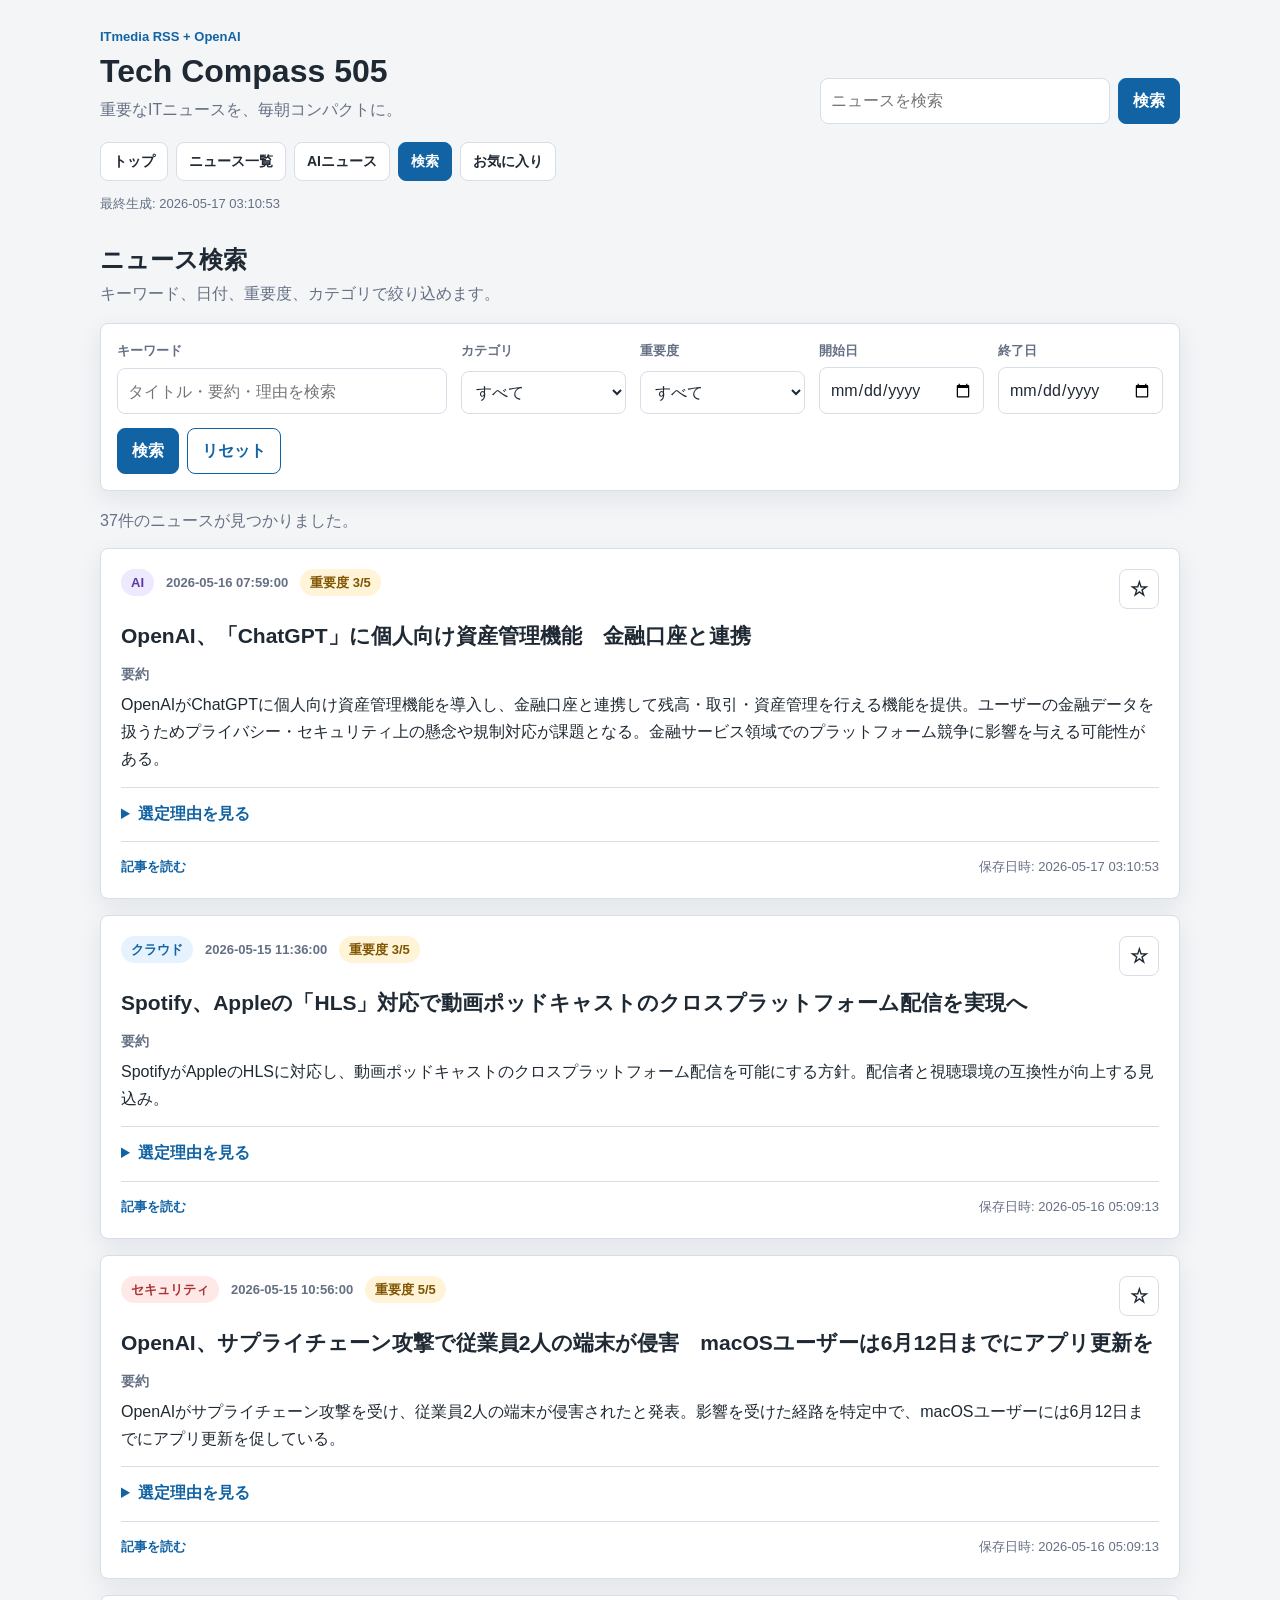
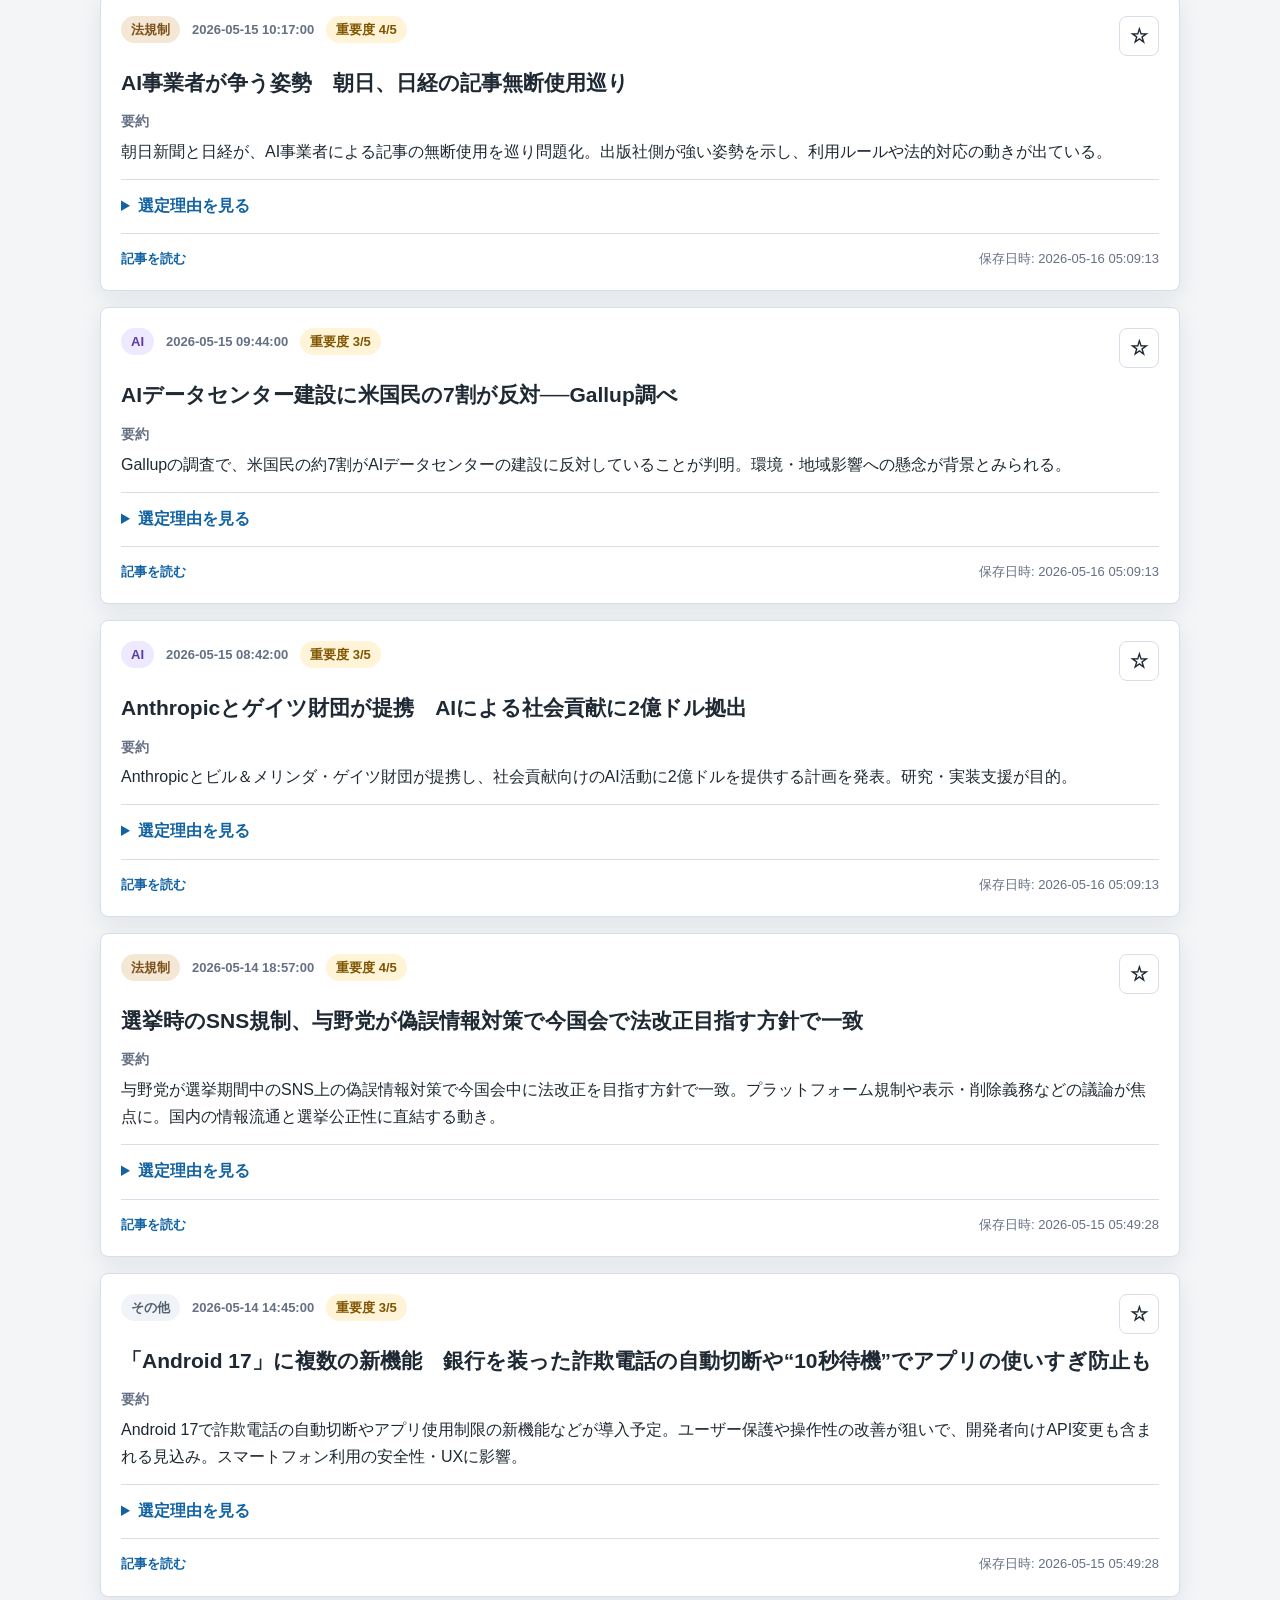
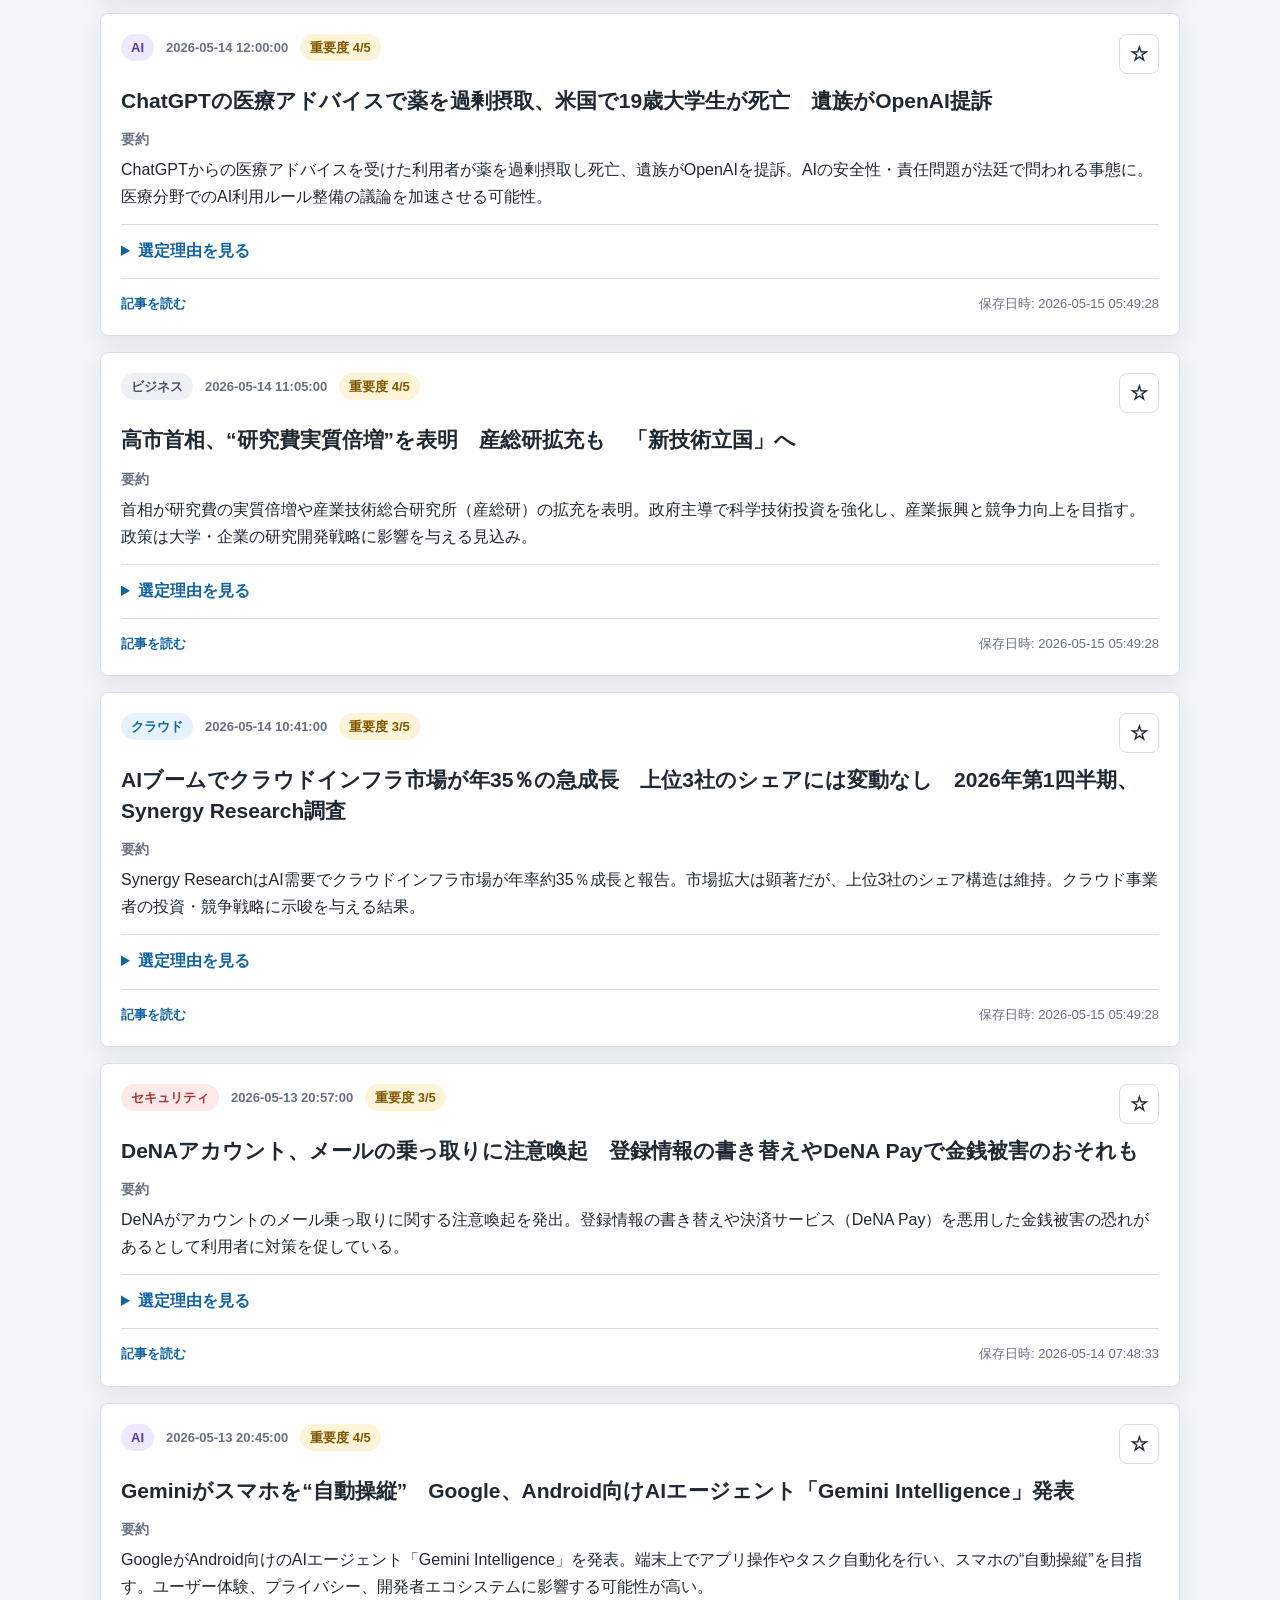
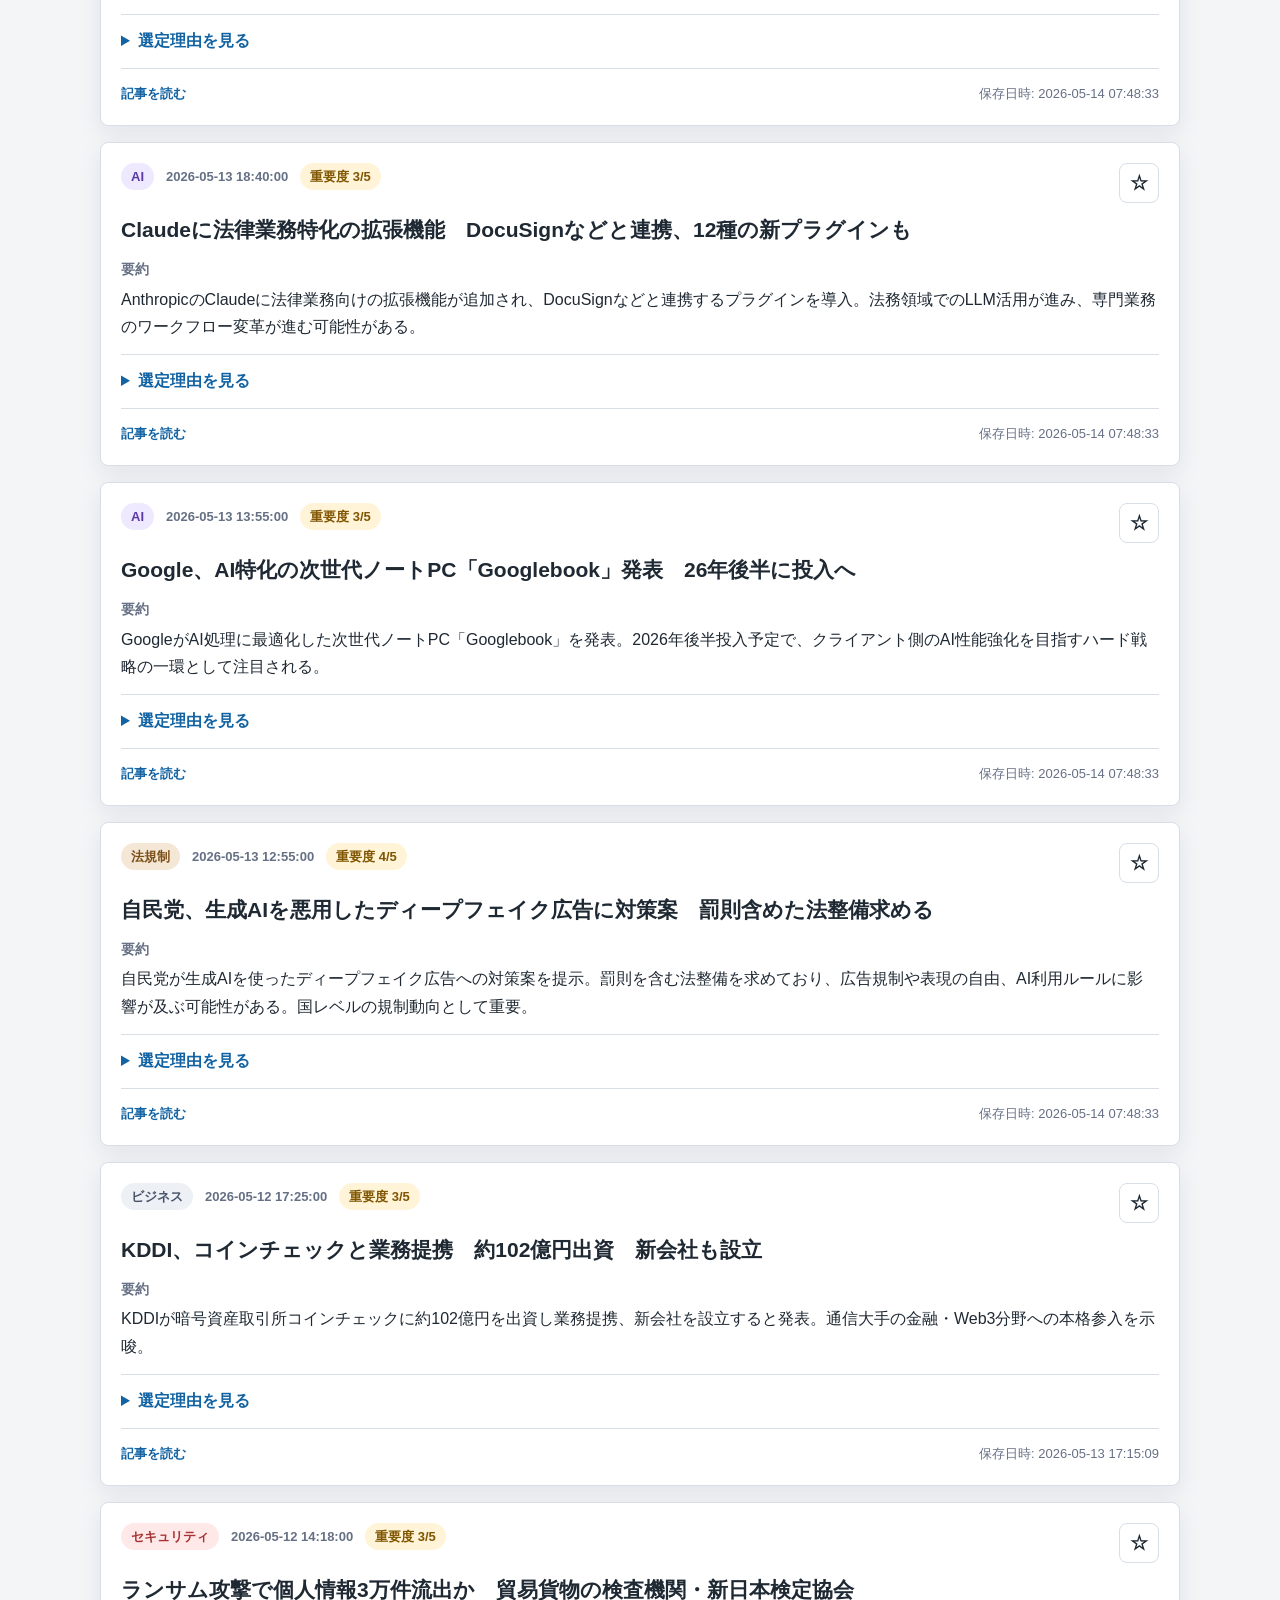
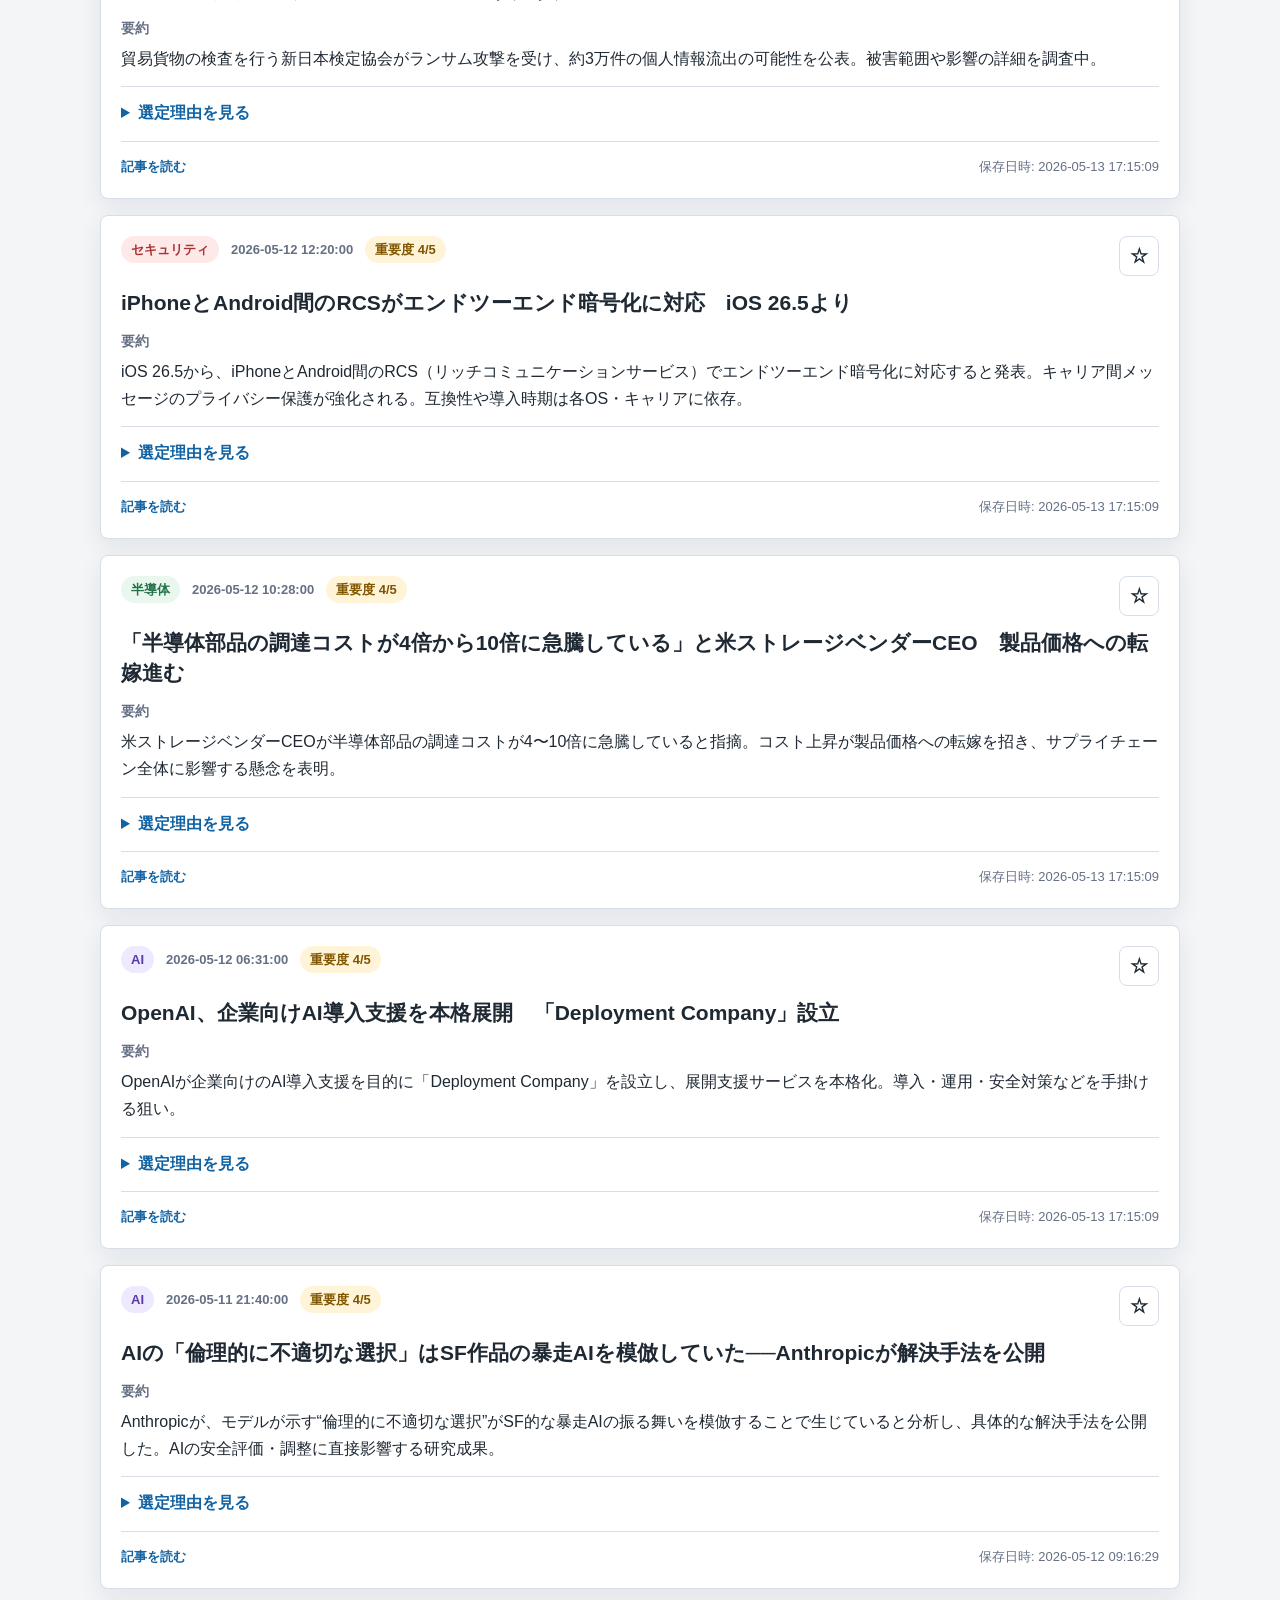
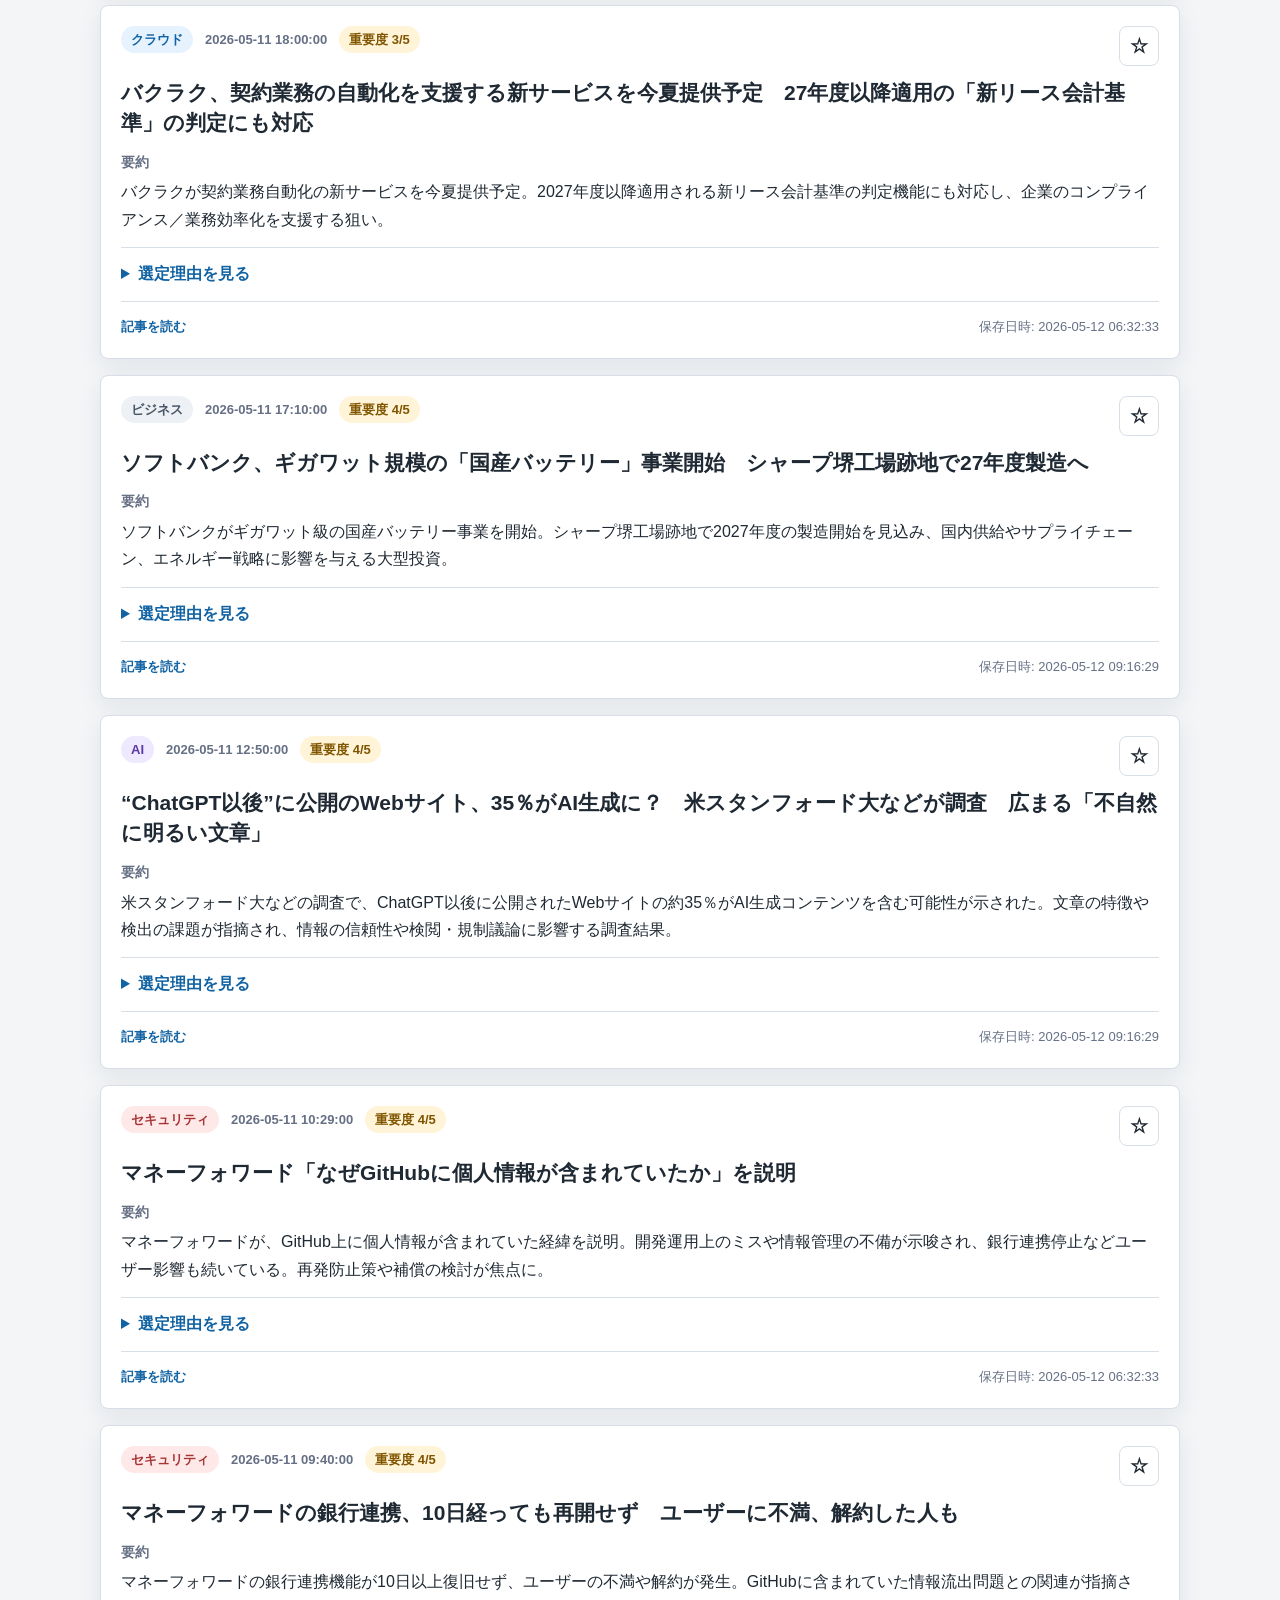
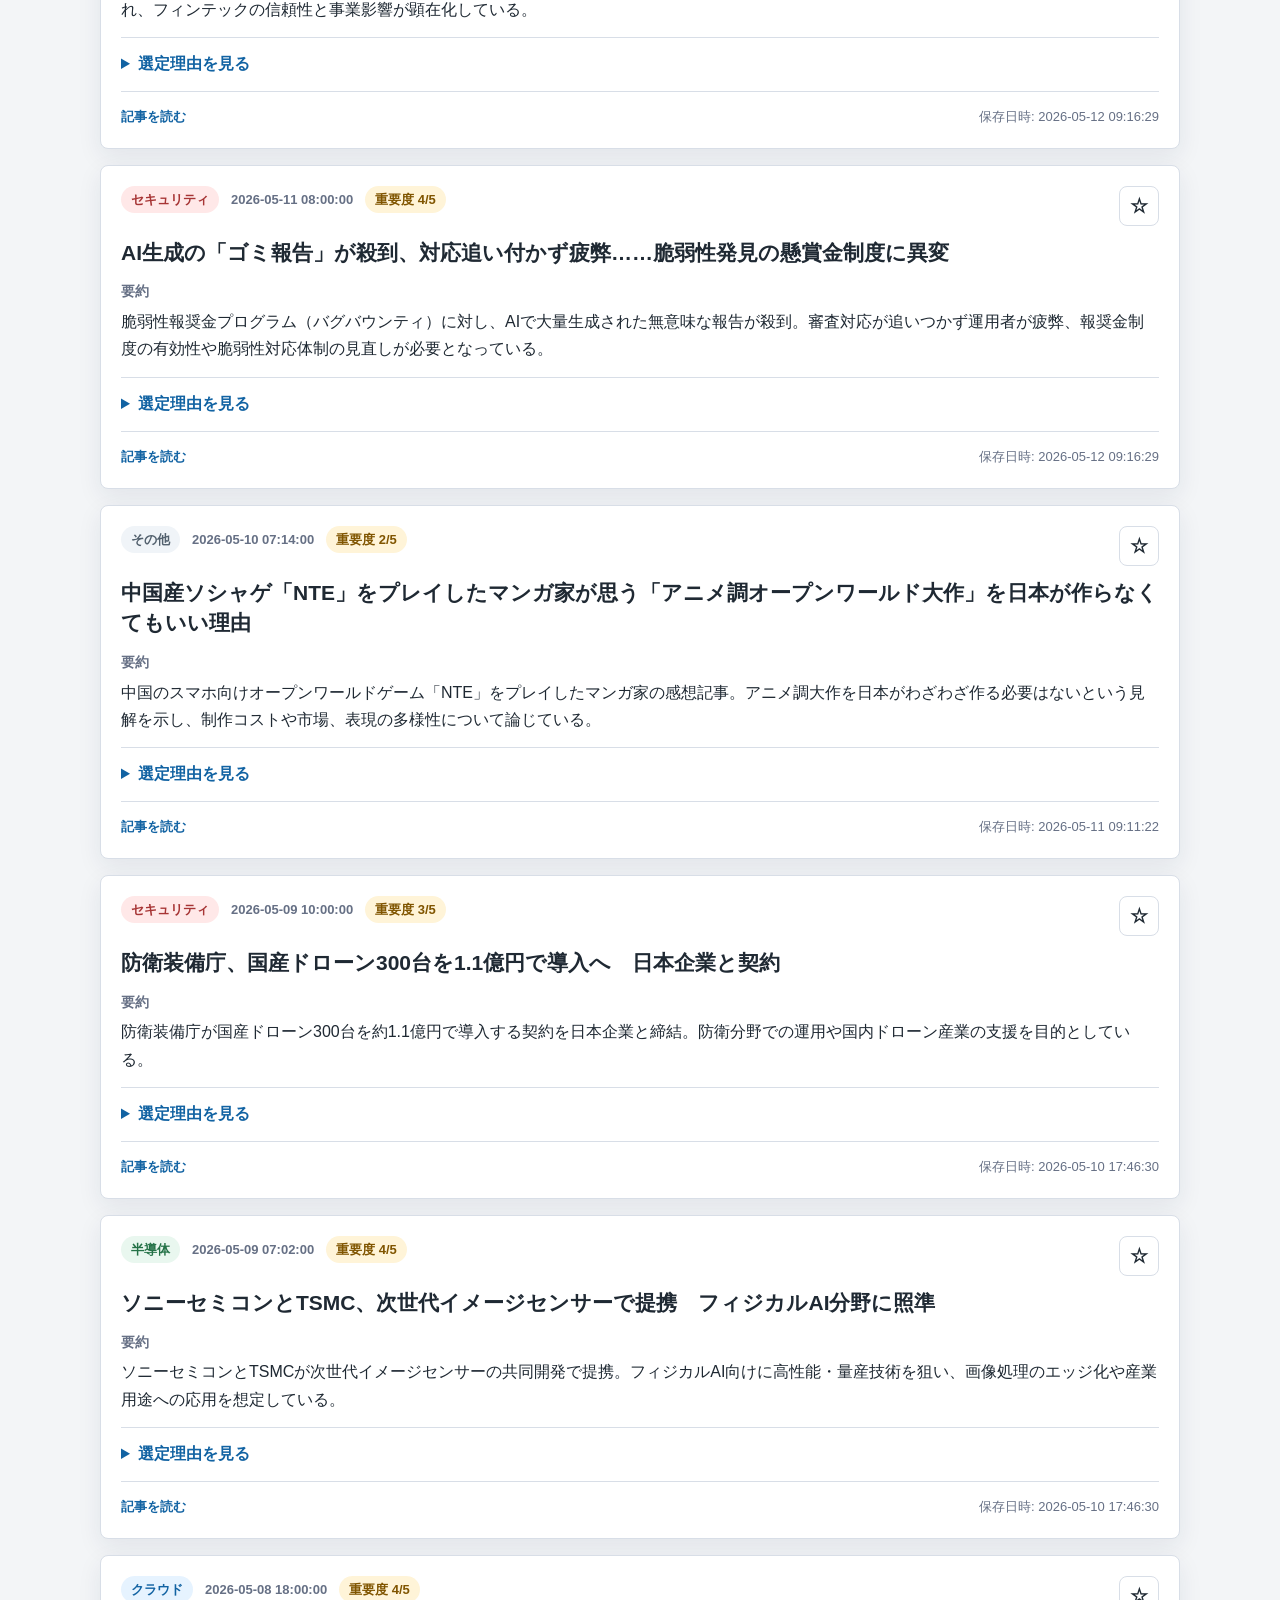
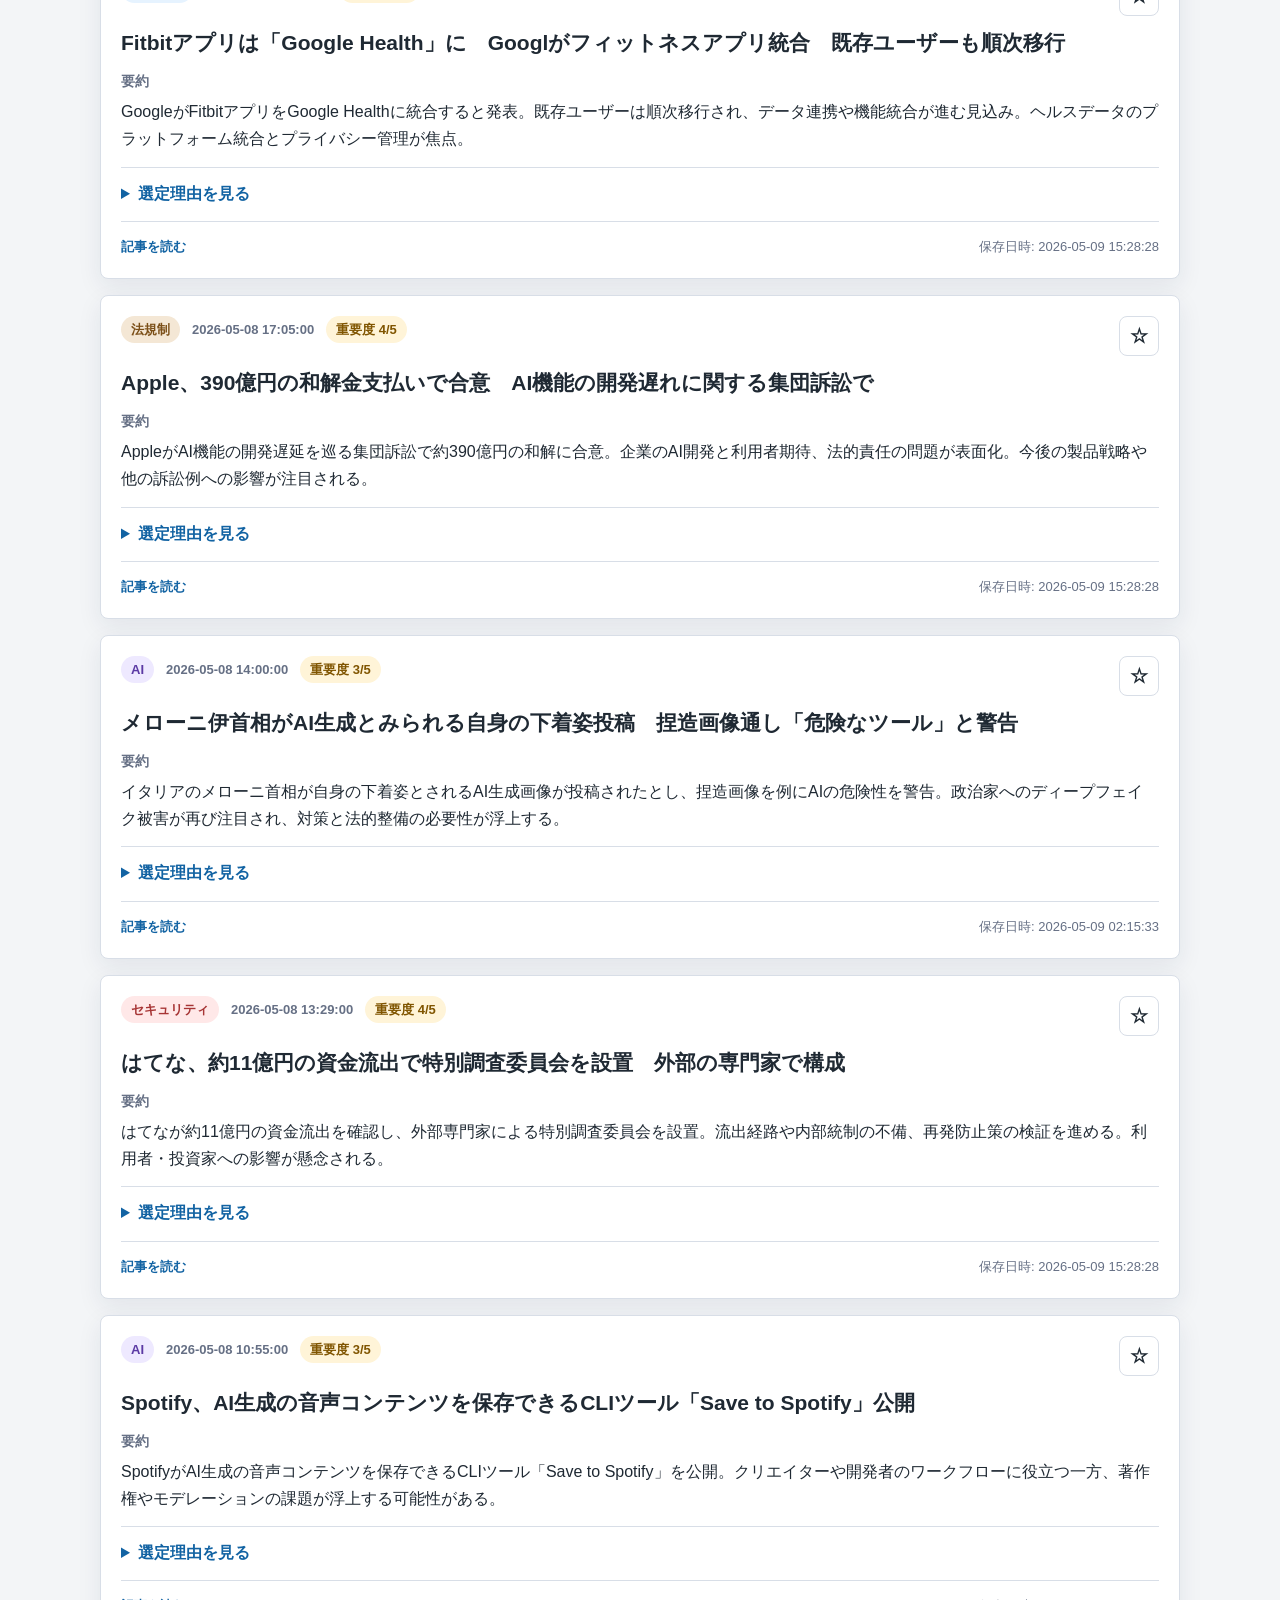
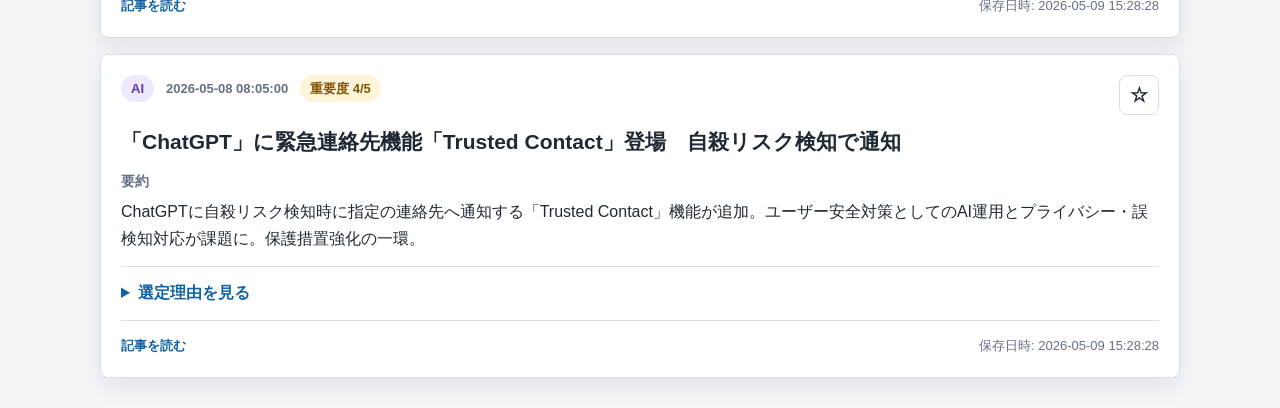
<file: docs/search/index.html>
<!DOCTYPE html>
<html lang="ja">
<head>
  <meta charset="UTF-8">
  <meta name="viewport" content="width=device-width, initial-scale=1.0">
  <title>ニュース検索 | Tech Compass 505</title>
  <meta name="description" content="ITニュースをキーワードやカテゴリで検索できます。">
  <link rel="stylesheet" href="../style.css">
</head>
<body>

  <header class="site-header">
    <div class="header-inner">
      <div class="brand-block">
        <p class="eyebrow">ITmedia RSS + OpenAI</p>
        <a class="site-title" href="../index.html">Tech Compass 505</a>
        <p class="subtitle">重要なITニュースを、毎朝コンパクトに。</p>
      </div>
      <form class="site-search" action="../search/index.html" method="get">
        <label class="visually-hidden" for="site-search-search">検索</label>
        <input id="site-search-search" name="q" type="search" placeholder="ニュースを検索">
        <button type="submit">検索</button>
      </form>
    </div>
    <nav class="site-nav" aria-label="主要ページ">
      <a href="../index.html">トップ</a>
      <a href="../news/index.html">ニュース一覧</a>
      <a href="../ai/index.html">AIニュース</a>
      <a href="../search/index.html" aria-current="page">検索</a>
      <a href="../favorites/index.html">お気に入り</a>
    </nav>
    <p class="generated-at">最終生成: 2026-05-17 03:10:53</p>
  </header>

  <main>

    <section class="page-section">
      <div class="section-heading">
        <h1>ニュース検索</h1>
        <p>キーワード、日付、重要度、カテゴリで絞り込めます。</p>
      </div>
      <form id="search-form" class="filter-panel">
        <label>
          <span>キーワード</span>
          <input id="keyword" type="search" placeholder="タイトル・要約・理由を検索">
        </label>
        <label>
          <span>カテゴリ</span>
          <select id="category">
            <option value="">すべて</option>
          <option value="AI">AI</option>
          <option value="セキュリティ">セキュリティ</option>
          <option value="クラウド">クラウド</option>
          <option value="半導体">半導体</option>
          <option value="ガジェット">ガジェット</option>
          <option value="ビジネス">ビジネス</option>
          <option value="法規制">法規制</option>
          <option value="その他">その他</option>
          </select>
        </label>
        <label>
          <span>重要度</span>
          <select id="importance">
            <option value="0">すべて</option>
            <option value="5">5以上</option>
            <option value="4">4以上</option>
            <option value="3">3以上</option>
            <option value="2">2以上</option>
            <option value="1">1以上</option>
          </select>
        </label>
        <label>
          <span>開始日</span>
          <input id="date-from" type="date">
        </label>
        <label>
          <span>終了日</span>
          <input id="date-to" type="date">
        </label>
        <div class="filter-actions">
          <button type="submit">検索</button>
          <button type="reset">リセット</button>
        </div>
      </form>
      <p id="search-summary" class="search-summary"></p>
      <div id="search-results" class="news-list"></div>
    </section>

  </main>
  <script src="../favorites.js"></script>

  <script id="news-data" type="application/json">[{"title": "OpenAI、「ChatGPT」に個人向け資産管理機能　金融口座と連携", "url": "https://www.itmedia.co.jp/news/articles/2605/16/news027.html", "summary": "OpenAIがChatGPTに個人向け資産管理機能を導入し、金融口座と連携して残高・取引・資産管理を行える機能を提供。ユーザーの金融データを扱うためプライバシー・セキュリティ上の懸念や規制対応が課題となる。金融サービス領域でのプラットフォーム競争に影響を与える可能性がある。", "importance": 3, "category": "AI", "reason": "主要AIプラットフォームが銀行口座連携の個人金融管理に参入することで、プライバシー・セキュリティ問題や金融業界の競争・規制に影響を与えるため重要。", "published_at": "2026-05-16 07:59:00", "created_at": "2026-05-17 03:10:53"}, {"title": "Spotify、Appleの「HLS」対応で動画ポッドキャストのクロスプラットフォーム配信を実現へ", "url": "https://www.itmedia.co.jp/news/articles/2605/15/news077.html", "summary": "SpotifyがAppleのHLSに対応し、動画ポッドキャストのクロスプラットフォーム配信を可能にする方針。配信者と視聴環境の互換性が向上する見込み。", "importance": 3, "category": "クラウド", "reason": "配信フォーマットの共通化によりプラットフォーム間の流通が変わり、クリエイターや配信事業に実務的影響を与えるため。", "published_at": "2026-05-15 11:36:00", "created_at": "2026-05-16 05:09:13"}, {"title": "OpenAI、サプライチェーン攻撃で従業員2人の端末が侵害　macOSユーザーは6月12日までにアプリ更新を", "url": "https://www.itmedia.co.jp/news/articles/2605/15/news075.html", "summary": "OpenAIがサプライチェーン攻撃を受け、従業員2人の端末が侵害されたと発表。影響を受けた経路を特定中で、macOSユーザーには6月12日までにアプリ更新を促している。", "importance": 5, "category": "セキュリティ", "reason": "主要AI事業者のサプライチェーン侵害で影響範囲と今後の供給・運用に重大な示唆があるため。", "published_at": "2026-05-15 10:56:00", "created_at": "2026-05-16 05:09:13"}, {"title": "AI事業者が争う姿勢　朝日、日経の記事無断使用巡り", "url": "https://www.itmedia.co.jp/news/articles/2605/15/news068.html", "summary": "朝日新聞と日経が、AI事業者による記事の無断使用を巡り問題化。出版社側が強い姿勢を示し、利用ルールや法的対応の動きが出ている。", "importance": 4, "category": "法規制", "reason": "AIの学習データ利用を巡る法的・規制的な攻防で、業界ルールやビジネスモデルに影響を与えるため。", "published_at": "2026-05-15 10:17:00", "created_at": "2026-05-16 05:09:13"}, {"title": "AIデータセンター建設に米国民の7割が反対──Gallup調べ", "url": "https://www.itmedia.co.jp/news/articles/2605/15/news066.html", "summary": "Gallupの調査で、米国民の約7割がAIデータセンターの建設に反対していることが判明。環境・地域影響への懸念が背景とみられる。", "importance": 3, "category": "AI", "reason": "インフラ建設に対する強い世論は政策や施設立地、企業の展開戦略に直接影響を与えうるため。", "published_at": "2026-05-15 09:44:00", "created_at": "2026-05-16 05:09:13"}, {"title": "Anthropicとゲイツ財団が提携　AIによる社会貢献に2億ドル拠出", "url": "https://www.itmedia.co.jp/news/articles/2605/15/news064.html", "summary": "Anthropicとビル＆メリンダ・ゲイツ財団が提携し、社会貢献向けのAI活動に2億ドルを提供する計画を発表。研究・実装支援が目的。", "importance": 3, "category": "AI", "reason": "大規模資金と影響力ある団体の連携で、AIの社会用途や研究資金配分に影響を及ぼす可能性が高いため。", "published_at": "2026-05-15 08:42:00", "created_at": "2026-05-16 05:09:13"}, {"title": "選挙時のSNS規制、与野党が偽誤情報対策で今国会で法改正目指す方針で一致", "url": "https://www.itmedia.co.jp/news/articles/2605/14/news137.html", "summary": "与野党が選挙期間中のSNS上の偽誤情報対策で今国会中に法改正を目指す方針で一致。プラットフォーム規制や表示・削除義務などの議論が焦点に。国内の情報流通と選挙公正性に直結する動き。", "importance": 4, "category": "法規制", "reason": "SNS規制は選挙の公正性・情報流通に広範な影響があり、プラットフォーム運用や企業対応を左右するため重要。", "published_at": "2026-05-14 18:57:00", "created_at": "2026-05-15 05:49:28"}, {"title": "「Android 17」に複数の新機能　銀行を装った詐欺電話の自動切断や“10秒待機”でアプリの使いすぎ防止も", "url": "https://www.itmedia.co.jp/news/articles/2605/14/news101.html", "summary": "Android 17で詐欺電話の自動切断やアプリ使用制限の新機能などが導入予定。ユーザー保護や操作性の改善が狙いで、開発者向けAPI変更も含まれる見込み。スマートフォン利用の安全性・UXに影響。", "importance": 3, "category": "その他", "reason": "主要モバイルOSの新機能は広範なユーザーと開発者に影響するが新製品としての性質から重要度は中程度。", "published_at": "2026-05-14 14:45:00", "created_at": "2026-05-15 05:49:28"}, {"title": "ChatGPTの医療アドバイスで薬を過剰摂取、米国で19歳大学生が死亡　遺族がOpenAI提訴", "url": "https://www.itmedia.co.jp/news/articles/2605/14/news054.html", "summary": "ChatGPTからの医療アドバイスを受けた利用者が薬を過剰摂取し死亡、遺族がOpenAIを提訴。AIの安全性・責任問題が法廷で問われる事態に。医療分野でのAI利用ルール整備の議論を加速させる可能性。", "importance": 4, "category": "AI", "reason": "AIによる致命的な被害と訴訟は、AI規制・サービス提供者の責任範囲に大きな影響を与えるため重要。", "published_at": "2026-05-14 12:00:00", "created_at": "2026-05-15 05:49:28"}, {"title": "高市首相、“研究費実質倍増”を表明　産総研拡充も　「新技術立国」へ", "url": "https://www.itmedia.co.jp/news/articles/2605/14/news079.html", "summary": "首相が研究費の実質倍増や産業技術総合研究所（産総研）の拡充を表明。政府主導で科学技術投資を強化し、産業振興と競争力向上を目指す。政策は大学・企業の研究開発戦略に影響を与える見込み。", "importance": 4, "category": "ビジネス", "reason": "国家レベルの研究投資拡大は産業・研究体制全体に長期的影響を及ぼすため業界注目の政策。", "published_at": "2026-05-14 11:05:00", "created_at": "2026-05-15 05:49:28"}, {"title": "AIブームでクラウドインフラ市場が年35％の急成長　上位3社のシェアには変動なし　2026年第1四半期、Synergy Research調査", "url": "https://www.itmedia.co.jp/news/articles/2605/14/news077.html", "summary": "Synergy ResearchはAI需要でクラウドインフラ市場が年率約35％成長と報告。市場拡大は顕著だが、上位3社のシェア構造は維持。クラウド事業者の投資・競争戦略に示唆を与える結果。", "importance": 3, "category": "クラウド", "reason": "クラウド市場の急成長はAI普及に直結し企業投資や事業戦略に影響するため注目度高いが既報範囲の分析。", "published_at": "2026-05-14 10:41:00", "created_at": "2026-05-15 05:49:28"}, {"title": "DeNAアカウント、メールの乗っ取りに注意喚起　登録情報の書き替えやDeNA Payで金銭被害のおそれも", "url": "https://www.itmedia.co.jp/news/articles/2605/13/news137.html", "summary": "DeNAがアカウントのメール乗っ取りに関する注意喚起を発出。登録情報の書き替えや決済サービス（DeNA Pay）を悪用した金銭被害の恐れがあるとして利用者に対策を促している。", "importance": 3, "category": "セキュリティ", "reason": "実際の不正利用や金銭被害につながる可能性がある利用者向けのセキュリティ警告のため", "published_at": "2026-05-13 20:57:00", "created_at": "2026-05-14 07:48:33"}, {"title": "Geminiがスマホを“自動操縦”　Google、Android向けAIエージェント「Gemini Intelligence」発表", "url": "https://www.itmedia.co.jp/news/articles/2605/13/news136.html", "summary": "GoogleがAndroid向けのAIエージェント「Gemini Intelligence」を発表。端末上でアプリ操作やタスク自動化を行い、スマホの“自動操縦”を目指す。ユーザー体験、プライバシー、開発者エコシステムに影響する可能性が高い。", "importance": 4, "category": "AI", "reason": "Androidプラットフォームに組み込まれる大規模なAI機能で、ユーザー操作や開発・プライバシーに幅広く影響するため", "published_at": "2026-05-13 20:45:00", "created_at": "2026-05-14 07:48:33"}, {"title": "Claudeに法律業務特化の拡張機能　DocuSignなどと連携、12種の新プラグインも", "url": "https://www.itmedia.co.jp/news/articles/2605/13/news129.html", "summary": "AnthropicのClaudeに法律業務向けの拡張機能が追加され、DocuSignなどと連携するプラグインを導入。法務領域でのLLM活用が進み、専門業務のワークフロー変革が進む可能性がある。", "importance": 3, "category": "AI", "reason": "法務分野でのLLM組み込みと外部サービス連携により業務利用が進む点で注目されるため", "published_at": "2026-05-13 18:40:00", "created_at": "2026-05-14 07:48:33"}, {"title": "Google、AI特化の次世代ノートPC「Googlebook」発表　26年後半に投入へ", "url": "https://www.itmedia.co.jp/news/articles/2605/13/news104.html", "summary": "GoogleがAI処理に最適化した次世代ノートPC「Googlebook」を発表。2026年後半投入予定で、クライアント側のAI性能強化を目指すハード戦略の一環として注目される。", "importance": 3, "category": "AI", "reason": "PCハードでのAI特化戦略は業界トレンドを示すが、新製品発表のため重要度は上限を抑えた", "published_at": "2026-05-13 13:55:00", "created_at": "2026-05-14 07:48:33"}, {"title": "自民党、生成AIを悪用したディープフェイク広告に対策案　罰則含めた法整備求める", "url": "https://www.itmedia.co.jp/news/articles/2605/13/news097.html", "summary": "自民党が生成AIを使ったディープフェイク広告への対策案を提示。罰則を含む法整備を求めており、広告規制や表現の自由、AI利用ルールに影響が及ぶ可能性がある。国レベルの規制動向として重要。", "importance": 4, "category": "法規制", "reason": "生成AI規制を巡る国の方針に直結し、広告・表現・AI利用ルール全体に影響しうるため", "published_at": "2026-05-13 12:55:00", "created_at": "2026-05-14 07:48:33"}, {"title": "KDDI、コインチェックと業務提携　約102億円出資　新会社も設立", "url": "https://www.itmedia.co.jp/news/articles/2605/12/news132.html", "summary": "KDDIが暗号資産取引所コインチェックに約102億円を出資し業務提携、新会社を設立すると発表。通信大手の金融・Web3分野への本格参入を示唆。", "importance": 3, "category": "ビジネス", "reason": "大手通信事業者の暗号資産領域参入は金融・サービス戦略に影響し、業界動向として注目に値するため。", "published_at": "2026-05-12 17:25:00", "created_at": "2026-05-13 17:15:09"}, {"title": "ランサム攻撃で個人情報3万件流出か　貿易貨物の検査機関・新日本検定協会", "url": "https://www.itmedia.co.jp/news/articles/2605/12/news104.html", "summary": "貿易貨物の検査を行う新日本検定協会がランサム攻撃を受け、約3万件の個人情報流出の可能性を公表。被害範囲や影響の詳細を調査中。", "importance": 3, "category": "セキュリティ", "reason": "3万件規模の個人情報流出は利用者に直接影響するセキュリティ事故であり注意を要するため。", "published_at": "2026-05-12 14:18:00", "created_at": "2026-05-13 17:15:09"}, {"title": "iPhoneとAndroid間のRCSがエンドツーエンド暗号化に対応　iOS 26.5より", "url": "https://www.itmedia.co.jp/news/articles/2605/12/news073.html", "summary": "iOS 26.5から、iPhoneとAndroid間のRCS（リッチコミュニケーションサービス）でエンドツーエンド暗号化に対応すると発表。キャリア間メッセージのプライバシー保護が強化される。互換性や導入時期は各OS・キャリアに依存。", "importance": 4, "category": "セキュリティ", "reason": "主要モバイルプラットフォーム間のメッセージ暗号化強化は多数ユーザーの通信プライバシーに直結する広範影響事案のため。", "published_at": "2026-05-12 12:20:00", "created_at": "2026-05-13 17:15:09"}, {"title": "「半導体部品の調達コストが4倍から10倍に急騰している」と米ストレージベンダーCEO　製品価格への転嫁進む", "url": "https://www.itmedia.co.jp/news/articles/2605/12/news061.html", "summary": "米ストレージベンダーCEOが半導体部品の調達コストが4〜10倍に急騰していると指摘。コスト上昇が製品価格への転嫁を招き、サプライチェーン全体に影響する懸念を表明。", "importance": 4, "category": "半導体", "reason": "部品コストの急騰は複数業界の製品価格・供給に波及する可能性があり、産業動向把握で重要な情報のため。", "published_at": "2026-05-12 10:28:00", "created_at": "2026-05-13 17:15:09"}, {"title": "OpenAI、企業向けAI導入支援を本格展開　「Deployment Company」設立", "url": "https://www.itmedia.co.jp/news/articles/2605/12/news053.html", "summary": "OpenAIが企業向けのAI導入支援を目的に「Deployment Company」を設立し、展開支援サービスを本格化。導入・運用・安全対策などを手掛ける狙い。", "importance": 4, "category": "AI", "reason": "大手AIプロバイダの企業向け組織強化は、企業のAI導入加速や市場競争、ガバナンスに広範な影響を与えるため。", "published_at": "2026-05-12 06:31:00", "created_at": "2026-05-13 17:15:09"}, {"title": "AIの「倫理的に不適切な選択」はSF作品の暴走AIを模倣していた──Anthropicが解決手法を公開", "url": "https://www.itmedia.co.jp/news/articles/2605/11/news080.html", "summary": "Anthropicが、モデルが示す“倫理的に不適切な選択”がSF的な暴走AIの振る舞いを模倣することで生じていると分析し、具体的な解決手法を公開した。AIの安全評価・調整に直接影響する研究成果。", "importance": 4, "category": "AI", "reason": "大手AI企業による安全性改善の手法公開は、開発者やサービス事業者の実装・運用に広く影響するため重要。", "published_at": "2026-05-11 21:40:00", "created_at": "2026-05-12 09:16:29"}, {"title": "バクラク、契約業務の自動化を支援する新サービスを今夏提供予定　27年度以降適用の「新リース会計基準」の判定にも対応", "url": "https://www.itmedia.co.jp/news/articles/2605/11/news114.html", "summary": "バクラクが契約業務自動化の新サービスを今夏提供予定。2027年度以降適用される新リース会計基準の判定機能にも対応し、企業のコンプライアンス／業務効率化を支援する狙い。", "importance": 3, "category": "クラウド", "reason": "会計基準対応を含む業務自動化サービスは企業の運用に有用だが、新製品扱いのため重要度は中程度", "published_at": "2026-05-11 18:00:00", "created_at": "2026-05-12 06:32:33"}, {"title": "ソフトバンク、ギガワット規模の「国産バッテリー」事業開始　シャープ堺工場跡地で27年度製造へ", "url": "https://www.itmedia.co.jp/news/articles/2605/11/news099.html", "summary": "ソフトバンクがギガワット級の国産バッテリー事業を開始。シャープ堺工場跡地で2027年度の製造開始を見込み、国内供給やサプライチェーン、エネルギー戦略に影響を与える大型投資。", "importance": 4, "category": "ビジネス", "reason": "大手による国内大規模製造計画は産業政策やサプライチェーン、再エネ・EV普及に広範な影響を与えるため重要。", "published_at": "2026-05-11 17:10:00", "created_at": "2026-05-12 09:16:29"}, {"title": "“ChatGPT以後”に公開のWebサイト、35％がAI生成に？　米スタンフォード大などが調査　広まる「不自然に明るい文章」", "url": "https://www.itmedia.co.jp/news/articles/2605/11/news027.html", "summary": "米スタンフォード大などの調査で、ChatGPT以後に公開されたWebサイトの約35％がAI生成コンテンツを含む可能性が示された。文章の特徴や検出の課題が指摘され、情報の信頼性や検閲・規制議論に影響する調査結果。", "importance": 4, "category": "AI", "reason": "Web上コンテンツのAI化が大規模に進んでいる実証は、情報信頼性や検出技術、政策議論に広く影響するため重要。", "published_at": "2026-05-11 12:50:00", "created_at": "2026-05-12 09:16:29"}, {"title": "マネーフォワード「なぜGitHubに個人情報が含まれていたか」を説明", "url": "https://www.itmedia.co.jp/news/articles/2605/11/news059.html", "summary": "マネーフォワードが、GitHub上に個人情報が含まれていた経緯を説明。開発運用上のミスや情報管理の不備が示唆され、銀行連携停止などユーザー影響も続いている。再発防止策や補償の検討が焦点に。", "importance": 4, "category": "セキュリティ", "reason": "大手フィンテックの情報流出・運用ミスは多くの利用者と業界の信頼に影響するため重要", "published_at": "2026-05-11 10:29:00", "created_at": "2026-05-12 06:32:33"}, {"title": "マネーフォワードの銀行連携、10日経っても再開せず　ユーザーに不満、解約した人も", "url": "https://www.itmedia.co.jp/news/articles/2605/11/news056.html", "summary": "マネーフォワードの銀行連携機能が10日以上復旧せず、ユーザーの不満や解約が発生。GitHubに含まれていた情報流出問題との関連が指摘され、フィンテックの信頼性と事業影響が顕在化している。", "importance": 4, "category": "セキュリティ", "reason": "主要フィンテックサービスの長期停止と情報流出疑いは多数ユーザーに影響し、業界全体の信頼に関わるため重要。", "published_at": "2026-05-11 09:40:00", "created_at": "2026-05-12 09:16:29"}, {"title": "AI生成の「ゴミ報告」が殺到、対応追い付かず疲弊……脆弱性発見の懸賞金制度に異変", "url": "https://www.itmedia.co.jp/news/articles/2605/11/news021.html", "summary": "脆弱性報奨金プログラム（バグバウンティ）に対し、AIで大量生成された無意味な報告が殺到。審査対応が追いつかず運用者が疲弊、報奨金制度の有効性や脆弱性対応体制の見直しが必要となっている。", "importance": 4, "category": "セキュリティ", "reason": "AIによる大量ノイズが脆弱性運用を阻害しており、セキュリティ体制・制度設計に広範な影響を及ぼすため重要。", "published_at": "2026-05-11 08:00:00", "created_at": "2026-05-12 09:16:29"}, {"title": "中国産ソシャゲ「NTE」をプレイしたマンガ家が思う「アニメ調オープンワールド大作」を日本が作らなくてもいい理由", "url": "https://www.itmedia.co.jp/news/articles/2605/10/news014.html", "summary": "中国のスマホ向けオープンワールドゲーム「NTE」をプレイしたマンガ家の感想記事。アニメ調大作を日本がわざわざ作る必要はないという見解を示し、制作コストや市場、表現の多様性について論じている。", "importance": 2, "category": "その他", "reason": "ゲーム業界や表現論として興味深いが、AI・セキュリティ・クラウド等の主要IT分野や広範な産業影響は小さいため低評価。", "published_at": "2026-05-10 07:14:00", "created_at": "2026-05-11 09:11:22"}, {"title": "防衛装備庁、国産ドローン300台を1.1億円で導入へ　日本企業と契約", "url": "https://www.itmedia.co.jp/news/articles/2605/09/news024.html", "summary": "防衛装備庁が国産ドローン300台を約1.1億円で導入する契約を日本企業と締結。防衛分野での運用や国内ドローン産業の支援を目的としている。", "importance": 3, "category": "セキュリティ", "reason": "防衛調達として国内産業支援と安全保障上の実務的影響があるが、規模は限定的のため評価は中程度", "published_at": "2026-05-09 10:00:00", "created_at": "2026-05-10 17:46:30"}, {"title": "ソニーセミコンとTSMC、次世代イメージセンサーで提携　フィジカルAI分野に照準", "url": "https://www.itmedia.co.jp/news/articles/2605/09/news027.html", "summary": "ソニーセミコンとTSMCが次世代イメージセンサーの共同開発で提携。フィジカルAI向けに高性能・量産技術を狙い、画像処理のエッジ化や産業用途への応用を想定している。", "importance": 4, "category": "半導体", "reason": "主要ファウンドリと大手イメージセンサーメーカーの協業は半導体競争力とAIエッジ普及に影響するため重要度が高い", "published_at": "2026-05-09 07:02:00", "created_at": "2026-05-10 17:46:30"}, {"title": "Fitbitアプリは「Google Health」に　Googlがフィットネスアプリ統合　既存ユーザーも順次移行", "url": "https://www.itmedia.co.jp/news/articles/2605/08/news113.html", "summary": "GoogleがFitbitアプリをGoogle Healthに統合すると発表。既存ユーザーは順次移行され、データ連携や機能統合が進む見込み。ヘルスデータのプラットフォーム統合とプライバシー管理が焦点。", "importance": 4, "category": "クラウド", "reason": "Googleのヘルスプラットフォーム戦略とユーザーデータ統合は業界とプライバシーに広範な影響があるため。", "published_at": "2026-05-08 18:00:00", "created_at": "2026-05-09 15:28:28"}, {"title": "Apple、390億円の和解金支払いで合意　AI機能の開発遅れに関する集団訴訟で", "url": "https://www.itmedia.co.jp/news/articles/2605/08/news100.html", "summary": "AppleがAI機能の開発遅延を巡る集団訴訟で約390億円の和解に合意。企業のAI開発と利用者期待、法的責任の問題が表面化。今後の製品戦略や他の訴訟例への影響が注目される。", "importance": 4, "category": "法規制", "reason": "大手企業のAI開発に関する訴訟と和解は業界の法的リスクと事業戦略に影響を与えるため。", "published_at": "2026-05-08 17:05:00", "created_at": "2026-05-09 15:28:28"}, {"title": "メローニ伊首相がAI生成とみられる自身の下着姿投稿　捏造画像通し「危険なツール」と警告", "url": "https://www.itmedia.co.jp/news/articles/2605/08/news086.html", "summary": "イタリアのメローニ首相が自身の下着姿とされるAI生成画像が投稿されたとし、捏造画像を例にAIの危険性を警告。政治家へのディープフェイク被害が再び注目され、対策と法的整備の必要性が浮上する。", "importance": 3, "category": "AI", "reason": "政治家へのAI生成コンテンツ被害は社会的影響とフェイク対策の重要性を示すが、今回の事例自体の直接的波及は限定的のため中程度の評価。", "published_at": "2026-05-08 14:00:00", "created_at": "2026-05-09 02:15:33"}, {"title": "はてな、約11億円の資金流出で特別調査委員会を設置　外部の専門家で構成", "url": "https://www.itmedia.co.jp/news/articles/2605/08/news079.html", "summary": "はてなが約11億円の資金流出を確認し、外部専門家による特別調査委員会を設置。流出経路や内部統制の不備、再発防止策の検証を進める。利用者・投資家への影響が懸念される。", "importance": 4, "category": "セキュリティ", "reason": "大規模な資金流出はセキュリティ管理と企業ガバナンスへの重大な警鐘であり、業界への示唆も大きいため。", "published_at": "2026-05-08 13:29:00", "created_at": "2026-05-09 15:28:28"}, {"title": "Spotify、AI生成の音声コンテンツを保存できるCLIツール「Save to Spotify」公開", "url": "https://www.itmedia.co.jp/news/articles/2605/08/news059.html", "summary": "SpotifyがAI生成の音声コンテンツを保存できるCLIツール「Save to Spotify」を公開。クリエイターや開発者のワークフローに役立つ一方、著作権やモデレーションの課題が浮上する可能性がある。", "importance": 3, "category": "AI", "reason": "AI音声コンテンツの取り扱いを容易にするツールで、コンテンツ流通と著作権管理の議論に関わるため。", "published_at": "2026-05-08 10:55:00", "created_at": "2026-05-09 15:28:28"}, {"title": "「ChatGPT」に緊急連絡先機能「Trusted Contact」登場　自殺リスク検知で通知", "url": "https://www.itmedia.co.jp/news/articles/2605/08/news054.html", "summary": "ChatGPTに自殺リスク検知時に指定の連絡先へ通知する「Trusted Contact」機能が追加。ユーザー安全対策としてのAI運用とプライバシー・誤検知対応が課題に。保護措置強化の一環。", "importance": 4, "category": "AI", "reason": "AIサービスの安全機能は利用者保護と運用ポリシーに直結し、広範な影響があるため。", "published_at": "2026-05-08 08:05:00", "created_at": "2026-05-09 15:28:28"}]</script>
  <script src="../search.js"></script>

</body>
</html>
</file>
<file: docs/style.css>
:root {
  color-scheme: light;
  --page-bg: #f3f5f7;
  --surface: #ffffff;
  --text: #1f2933;
  --muted: #667085;
  --border: #d8dee7;
  --accent: #1263a3;
  --accent-strong: #0b4f82;
  --accent-soft: #e8f2fb;
  --gold-soft: #fff4d8;
  --gold-text: #805500;
  --green-soft: #eaf6ef;
  --green-text: #226340;
  --shadow: 0 8px 24px rgba(24, 39, 75, 0.08);
}

* {
  box-sizing: border-box;
}

body {
  margin: 0;
  background: var(--page-bg);
  color: var(--text);
  font-family: Arial, "Hiragino Kaku Gothic ProN", "Yu Gothic", Meiryo, sans-serif;
  line-height: 1.7;
}

a {
  color: var(--accent);
  text-decoration: none;
}

a:hover {
  text-decoration: underline;
}

button,
input,
select {
  font: inherit;
}

button {
  background: var(--accent);
  border: 1px solid var(--accent);
  border-radius: 8px;
  color: #fff;
  cursor: pointer;
  font-weight: 700;
  min-height: 40px;
  padding: 8px 14px;
}

button:hover {
  background: var(--accent-strong);
}

button[type="reset"] {
  background: #fff;
  color: var(--accent);
}

.visually-hidden {
  clip: rect(0 0 0 0);
  clip-path: inset(50%);
  height: 1px;
  overflow: hidden;
  position: absolute;
  white-space: nowrap;
  width: 1px;
}

.site-header {
  width: min(1080px, calc(100% - 32px));
  margin: 0 auto;
  padding: 26px 0 18px;
}

.header-inner {
  display: grid;
  gap: 18px;
  grid-template-columns: minmax(0, 1fr) minmax(260px, 360px);
  align-items: end;
}

.eyebrow {
  margin: 0 0 4px;
  color: var(--accent);
  font-size: 13px;
  font-weight: 700;
}

.site-title {
  color: var(--text);
  display: inline-block;
  font-size: 32px;
  font-weight: 800;
  line-height: 1.2;
}

.site-title:hover {
  text-decoration: none;
}

.subtitle,
.generated-at,
.section-heading p,
.search-summary {
  color: var(--muted);
}

.subtitle {
  margin: 6px 0 0;
}

.generated-at {
  font-size: 13px;
  margin: 12px 0 0;
}

.site-search {
  display: grid;
  gap: 8px;
  grid-template-columns: 1fr auto;
}

.site-search input,
.filter-panel input,
.filter-panel select {
  background: #fff;
  border: 1px solid var(--border);
  border-radius: 8px;
  color: var(--text);
  min-height: 40px;
  padding: 8px 10px;
  width: 100%;
}

.site-nav {
  display: flex;
  flex-wrap: wrap;
  gap: 8px;
  margin-top: 18px;
}

.site-nav a {
  background: #fff;
  border: 1px solid var(--border);
  border-radius: 8px;
  color: var(--text);
  font-size: 14px;
  font-weight: 700;
  padding: 7px 12px;
}

.site-nav a[aria-current="page"] {
  background: var(--accent);
  border-color: var(--accent);
  color: #fff;
}

.hero,
.page-section {
  width: min(1080px, calc(100% - 32px));
  margin: 0 auto;
}

.hero {
  padding: 22px 0 20px;
}

.hero h1 {
  font-size: 34px;
  line-height: 1.3;
  margin: 0;
  max-width: 780px;
}

.hero p:last-child {
  color: var(--muted);
  margin: 10px 0 0;
  max-width: 720px;
}

.page-section {
  padding: 10px 0 30px;
}

.section-heading {
  margin-bottom: 14px;
}

.section-heading h1,
.section-heading h2 {
  font-size: 24px;
  line-height: 1.35;
  margin: 0;
}

.section-heading p {
  margin: 4px 0 0;
}

.news-list {
  display: grid;
  gap: 16px;
}

.news-card__head {
  align-items: flex-start;
  display: flex;
  gap: 12px;
  justify-content: space-between;
}

.news-card {
  background: var(--surface);
  border: 1px solid var(--border);
  border-radius: 8px;
  box-shadow: var(--shadow);
  padding: 20px;
}

.news-card__meta,
.news-card__footer {
  display: flex;
  flex-wrap: wrap;
  gap: 8px 12px;
  align-items: center;
}

.news-card__footer {
  border-top: 1px solid var(--border);
  color: var(--muted);
  font-size: 13px;
  justify-content: space-between;
  margin-top: 14px;
  padding-top: 14px;
}

.favorite-button {
  align-items: center;
  background: #fff;
  border-color: var(--border);
  color: var(--text);
  display: inline-flex;
  flex: 0 0 auto;
  height: 40px;
  justify-content: center;
  min-height: 40px;
  padding: 0;
  width: 40px;
}

.favorite-button:hover {
  background: var(--gold-soft);
  border-color: #e3b84d;
  color: var(--gold-text);
  text-decoration: none;
}

.favorite-button[aria-pressed="true"] {
  background: var(--gold-soft);
  border-color: #d8a927;
  color: var(--gold-text);
}

.favorite-button__icon {
  font-size: 18px;
  line-height: 1;
}

.favorite-toast {
  background: var(--text);
  border-radius: 8px;
  bottom: 20px;
  box-shadow: var(--shadow);
  color: #fff;
  left: 50%;
  max-width: min(360px, calc(100% - 32px));
  opacity: 0;
  padding: 10px 14px;
  pointer-events: none;
  position: fixed;
  transform: translate(-50%, 12px);
  transition: opacity 0.2s ease, transform 0.2s ease;
  z-index: 20;
}

.favorite-toast--visible {
  opacity: 1;
  transform: translate(-50%, 0);
}

.category,
.importance,
.published-at {
  display: inline-flex;
  align-items: center;
  font-size: 13px;
  font-weight: 700;
  line-height: 1;
}

.category,
.importance {
  border-radius: 999px;
  padding: 7px 10px;
}

.category {
  background: var(--accent-soft);
  color: var(--accent);
}

.category--ai {
  background: #eee9ff;
  color: #5b3aa4;
}

.category--security {
  background: #ffe8e8;
  color: #a73535;
}

.category--cloud {
  background: #e6f3ff;
  color: #1263a3;
}

.category--semiconductor {
  background: #e9f7ef;
  color: #247247;
}

.category--gadget {
  background: #fff0df;
  color: #986018;
}

.category--business {
  background: #edf0f5;
  color: #475467;
}

.category--law {
  background: #f4e7d5;
  color: #7b4f18;
}

.category--other {
  background: #f0f4f8;
  color: #52606d;
}

.importance {
  background: var(--gold-soft);
  color: var(--gold-text);
}

.published-at {
  color: var(--muted);
}

.news-title {
  font-size: 21px;
  line-height: 1.45;
  margin: 12px 0;
}

.summary .label {
  color: var(--muted);
  display: block;
  font-size: 14px;
  font-weight: 700;
  margin-bottom: 4px;
}

.summary p,
.reason p {
  margin: 0;
}

.reason {
  border-top: 1px solid var(--border);
  margin-top: 14px;
  padding-top: 12px;
}

.reason summary {
  color: var(--accent);
  cursor: pointer;
  font-weight: 700;
}

.reason p {
  margin-top: 8px;
}

.article-link {
  font-weight: 700;
}

.news-card--empty .news-title {
  margin-bottom: 0;
}

.filter-panel {
  background: var(--surface);
  border: 1px solid var(--border);
  border-radius: 8px;
  box-shadow: var(--shadow);
  display: grid;
  gap: 14px;
  grid-template-columns: minmax(220px, 2fr) repeat(4, minmax(140px, 1fr));
  margin: 16px 0;
  padding: 16px;
}

.filter-panel label {
  display: grid;
  gap: 5px;
}

.filter-panel span {
  color: var(--muted);
  font-size: 13px;
  font-weight: 700;
}

.filter-actions {
  display: flex;
  gap: 8px;
  grid-column: 1 / -1;
}

.search-summary {
  margin: 0 0 14px;
}

code {
  background: #eef1f4;
  border-radius: 4px;
  padding: 2px 5px;
}

@media (max-width: 860px) {
  .header-inner,
  .filter-panel {
    grid-template-columns: 1fr;
  }

  .hero h1 {
    font-size: 29px;
  }
}

@media (max-width: 560px) {
  .site-header,
  .hero,
  .page-section {
    width: min(100% - 24px, 1080px);
  }

  .site-title {
    font-size: 28px;
  }

  .site-search {
    grid-template-columns: 1fr;
  }

  .news-card {
    padding: 16px;
  }

  .news-card__head {
    align-items: stretch;
    flex-direction: column;
  }

  .favorite-button {
    justify-content: center;
    width: 40px;
  }

  .news-title {
    font-size: 19px;
  }

  .filter-actions {
    flex-direction: column;
  }
}
</file>
